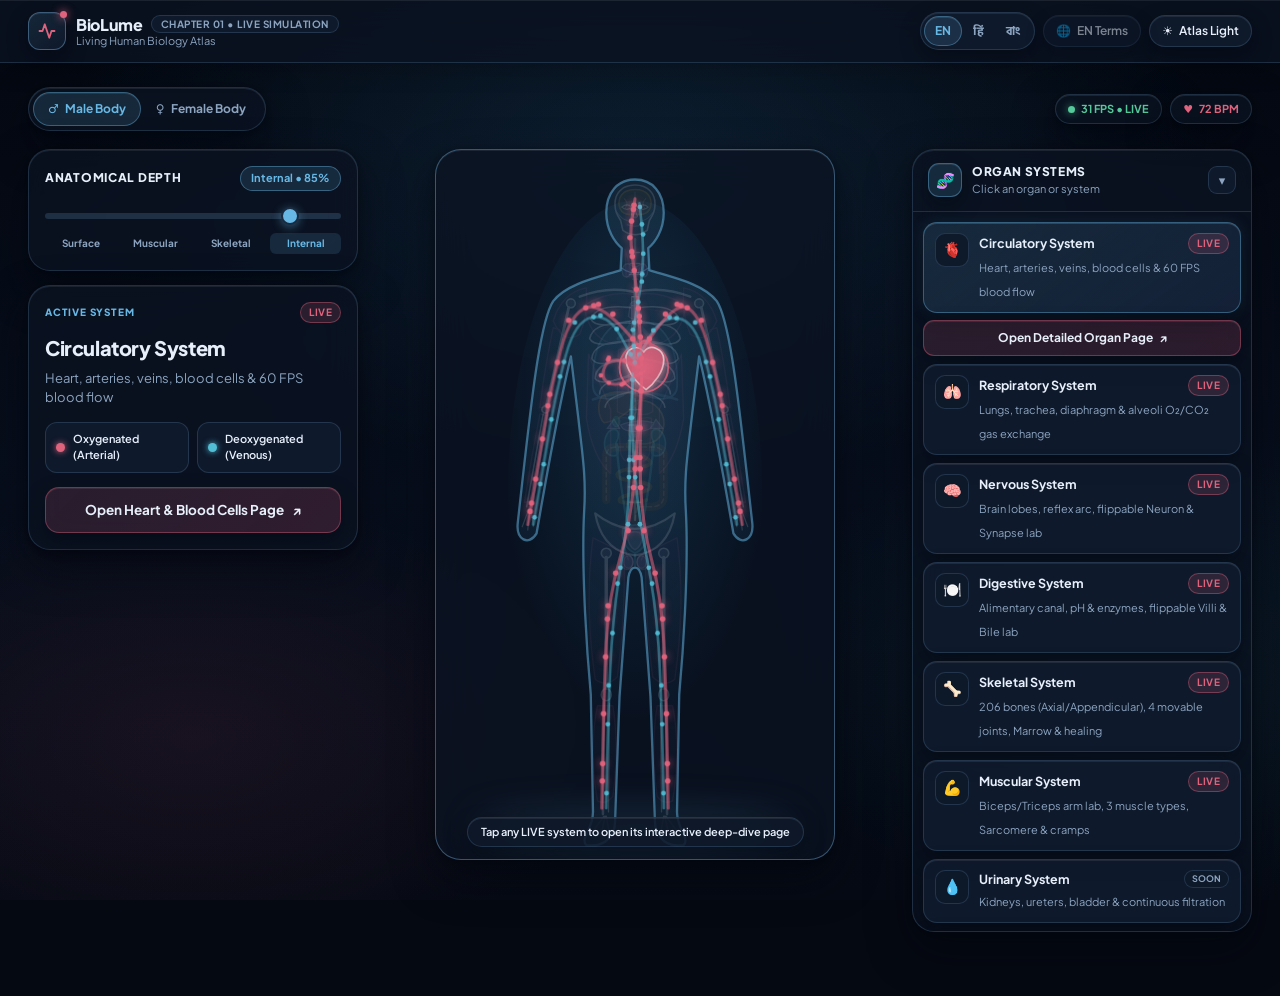
<file: index.html>
<!DOCTYPE html>
<html lang="en" data-theme="dark" data-lang="en">
<head>
  <meta charset="UTF-8" />
  <meta name="viewport" content="width=device-width, initial-scale=1.0" />
  <title>BioLume — Living Human Biology Atlas</title>
  <meta name="description" content="Interactive 60 FPS bioluminescent human biology atlas in English, Hindi, and Bengali." />
  <link rel="preconnect" href="https://fonts.googleapis.com" />
  <link rel="preconnect" href="https://fonts.gstatic.com" crossorigin />
  <link href="https://fonts.googleapis.com/css2?family=Hind+Siliguri:wght@400;500;600;700&family=Noto+Sans+Devanagari:wght@400;500;600;700&family=Plus+Jakarta+Sans:wght@400;500;600;700;800&display=swap" rel="stylesheet" />
  <link rel="stylesheet" href="style.css" />
</head>
<body class="lab-grid-bg">
  <!-- TOP NAVIGATION BAR -->
  <header class="navbar">
    <div class="nav-inner">
      <div class="nav-left">
        <a href="index.html" class="brand-btn">
          <span class="brand-icon" aria-hidden="true">
            <svg viewBox="0 0 24 24" width="18" height="18" fill="none" stroke="currentColor" stroke-width="2.4" stroke-linecap="round" stroke-linejoin="round">
              <polyline points="22 12 18 12 15 21 9 3 6 12 2 12"></polyline>
            </svg>
            <span class="brand-dot"></span>
          </span>
          <span class="brand-text">
            <span class="brand-row">
              <strong data-i18n="brand">BioLume</strong>
              <span class="chapter-badge" data-i18n="nav.chapterBadge">Chapter 01 • Live Simulation</span>
            </span>
            <span class="brand-tagline" data-i18n="tagline">Living Human Biology Atlas</span>
          </span>
        </a>
      </div>

      <div class="nav-right">
        <div class="lang-group" role="group" aria-label="Language Selector">
          <button class="lang-btn active" type="button" data-lang-btn="en">EN</button>
          <button class="lang-btn" type="button" data-lang-btn="hi">हिं</button>
          <button class="lang-btn" type="button" data-lang-btn="bn">বাং</button>
        </div>

        <button id="btn-bilingual" class="pill-btn" type="button" aria-pressed="true">
          <span aria-hidden="true">🌐</span>
          <span class="hide-xs" data-i18n="nav.bilingual">EN Terms</span>
        </button>

        <button id="btn-theme" class="pill-btn" type="button">
          <span id="theme-icon" aria-hidden="true">☀️</span>
          <span id="theme-label" class="hide-sm">Atlas Light</span>
        </button>
      </div>
    </div>
  </header>

  <!-- RESPONSIVE MULTI-DEVICE WORKSPACE (Mobile / Tablet / Laptop / Desktop) -->
  <main class="atlas-workspace">
    <div class="stage-top-bar">
      <div class="sex-toggle glass-panel" role="group" aria-label="Body Switch">
        <button id="btn-male" class="sex-btn active-male" type="button" aria-pressed="true">
          <span aria-hidden="true">♂</span>
          <span data-i18n="stage.male">Male Body</span>
        </button>
        <button id="btn-female" class="sex-btn" type="button" aria-pressed="false">
          <span aria-hidden="true">♀</span>
          <span data-i18n="stage.female">Female Body</span>
        </button>
      </div>

      <div class="telemetry-badges">
        <span class="badge-pill glass-panel fps-badge">
          <span class="live-dot"></span>
          <span id="fps-readout">60 FPS • LIVE</span>
        </span>
        <span class="badge-pill glass-panel bpm-badge">
          <span aria-hidden="true">♥</span>
          <span id="stage-bpm-readout">72 BPM</span>
        </span>
      </div>
    </div>

    <div class="workspace-grid">
      <!-- AREA 1: FULL HUMAN BODY DIAGRAM + 60 FPS LIVE PHYSIOLOGY CANVAS -->
      <section class="col-body" aria-label="Interactive Human Body">
        <div id="body-stage-box" class="body-stage glass-panel">
          <div class="pedestal-glow" aria-hidden="true"></div>

          <svg id="body-svg" viewBox="0 0 360 640" class="body-svg" role="img" aria-label="Interactive Full Human Body Anatomy">
            <defs>
              <linearGradient id="bodySkinGrad" x1="0" y1="0" x2="0" y2="1">
                <stop id="skin-stop-1" offset="0%" stop-color="#68b8e6" stop-opacity="0.28" />
                <stop id="skin-stop-2" offset="100%" stop-color="#2b7eb3" stop-opacity="0.12" />
              </linearGradient>

              <radialGradient id="bodyInnerGlow" cx="50%" cy="34%" r="55%">
                <stop offset="0%" stop-color="#68b8e6" stop-opacity="0.15" />
                <stop offset="100%" stop-color="#0ea5e9" stop-opacity="0" />
              </radialGradient>

              <filter id="organGlow" x="-35%" y="-35%" width="170%" height="170%">
                <feGaussianBlur stdDeviation="3.2" result="blur" />
                <feMerge>
                  <feMergeNode in="blur" />
                  <feMergeNode in="SourceGraphic" />
                </feMerge>
              </filter>
            </defs>

            <!-- Subtle Anatomical Backing Aura -->
            <ellipse cx="180" cy="310" rx="115" ry="265" fill="url(#bodyInnerGlow)" />

            <!-- Always-Visible Full Human Body Silhouette (Male default, swaps to Female via body.js) -->
            <path
              id="body-outline"
              d="M 180 26 C 196 26 206 38 206 56 C 206 72 198 83 192 88 L 193 108 C 212 114 242 120 254 136 C 266 154 274 226 286 336 C 288 352 276 358 269 346 C 258 282 248 228 238 186 L 231 244 C 228 272 224 294 226 326 C 228 362 226 426 220 492 L 218 598 C 218 614 230 622 224 628 C 212 630 198 624 198 606 L 194 494 L 186 386 C 184 374 176 374 174 386 L 166 494 L 162 606 C 162 624 148 630 136 628 C 130 622 142 614 142 598 L 140 492 C 134 426 132 362 134 326 C 136 294 132 272 129 244 L 122 186 C 112 228 102 282 91 346 C 84 358 72 352 74 336 C 86 226 94 154 106 136 C 118 120 148 114 167 108 L 168 88 C 162 83 154 72 154 56 C 154 38 164 26 180 26 Z"
              fill="url(#bodySkinGrad)"
              stroke="#68b8e6"
              stroke-width="2.1"
              stroke-linejoin="round"
            />

            <!-- Subtle Surface Midline -->
            <g id="layer-contours" stroke="#7dd3fc" stroke-opacity="0.22" stroke-width="1" fill="none" stroke-linecap="round">
              <path d="M 168 106 Q 180 115 192 106" />
              <line x1="180" y1="168" x2="180" y2="302" stroke-dasharray="3 5" stroke-opacity="0.16" />
            </g>

            <!-- CONNECTED ANATOMICAL MUSCULAR LAYER -->
            <g id="layer-muscular" stroke="#f472b6" stroke-width="1.2" fill="#f472b6" fill-opacity="0.15" opacity="0.16" stroke-linecap="round" stroke-linejoin="round">
              <path d="M 171 89 L 178 114 L 172 114 Z M 189 89 L 182 114 L 188 114 Z" />
              <path d="M 179 130 Q 156 126 134 140 Q 138 168 158 174 Q 174 176 179 166 Z" />
              <path d="M 181 130 Q 204 126 226 140 Q 222 168 202 174 Q 186 176 181 166 Z" />
              <path d="M 176 142 Q 158 144 142 150 M 176 154 Q 158 158 146 162 M 184 142 Q 202 144 218 150 M 184 154 Q 202 158 214 162" fill="none" stroke-opacity="0.55" stroke-width="0.9" />
              <path d="M 165 180 Q 172 178 178 182 L 178 206 Q 170 208 164 204 Z M 195 180 Q 188 178 182 182 L 182 206 Q 190 208 196 204 Z" />
              <path d="M 164 210 Q 172 208 178 212 L 178 238 Q 170 240 164 236 Z M 196 210 Q 188 208 182 212 L 182 238 Q 190 240 196 236 Z" />
              <path d="M 165 242 Q 172 240 178 244 L 178 276 Q 172 286 167 274 Z M 195 242 Q 188 240 182 244 L 182 276 Q 188 286 193 274 Z" />
              <path d="M 138 184 Q 148 210 158 234 L 158 292 Q 142 278 136 242 Z" />
              <path d="M 222 184 Q 212 210 202 234 L 202 292 Q 218 278 224 242 Z" />
              <g id="musc-arms-male">
                <path d="M 136 124 Q 114 128 106 154 Q 116 176 130 166 Q 138 148 136 124 Z" />
                <path d="M 106 160 Q 98 198 94 232 Q 108 236 114 202 Q 118 178 112 162 Z" />
                <path d="M 94 238 Q 86 278 80 318 Q 88 320 96 284 Q 102 258 102 240 Z" />
                <path d="M 224 124 Q 246 128 254 154 Q 244 176 230 166 Q 222 148 224 124 Z" />
                <path d="M 254 160 Q 262 198 266 232 Q 252 236 246 202 Q 242 178 248 162 Z" />
                <path d="M 266 238 Q 274 278 280 318 Q 272 320 264 284 Q 258 258 258 240 Z" />
              </g>
              <g id="musc-arms-female" class="hidden">
                <path d="M 140 128 Q 120 132 114 156 Q 122 174 134 166 Q 140 148 140 128 Z" />
                <path d="M 114 162 Q 106 198 102 230 Q 112 234 118 202 Q 122 180 118 164 Z" />
                <path d="M 102 236 Q 94 276 88 316 Q 94 318 102 282 Q 108 256 108 238 Z" />
                <path d="M 220 128 Q 240 132 246 156 Q 238 174 226 166 Q 220 148 220 128 Z" />
                <path d="M 246 162 Q 254 198 258 230 Q 248 234 242 202 Q 238 180 242 164 Z" />
                <path d="M 258 236 Q 266 276 272 316 Q 266 318 258 282 Q 252 256 252 238 Z" />
              </g>
              <path d="M 142 350 Q 134 410 144 478 Q 154 486 164 476 Q 172 414 170 364 Z" />
              <path d="M 218 350 Q 226 410 216 478 Q 206 486 196 476 Q 188 414 190 364 Z" />
              <path d="M 154 374 L 154 466 M 206 374 L 206 466" fill="none" stroke-opacity="0.55" stroke-width="0.9" />
              <path d="M 146 502 Q 138 542 146 588 Q 154 592 160 584 Q 166 540 160 502 Z" />
              <path d="M 214 502 Q 222 542 214 588 Q 206 592 200 584 Q 194 540 200 502 Z" />
            </g>

            <!-- FULL ARTICULATED HUMAN SKELETAL LAYER (Medical-Atlas Skull) -->
            <g id="layer-skeletal" stroke="#cbd5e1" stroke-width="1.5" fill="none" stroke-linecap="round" stroke-linejoin="round" opacity="0.18">
              <!-- Anatomical Cranium, Cheekbones, Almond Orbits, Nasal Cavity & Tapered Mandible -->
              <path d="M 180 31 C 168 31 161 39 162 50 C 162 56 165 60 167 63 L 169 72 Q 180 80 191 72 L 193 63 C 195 60 198 56 198 50 C 199 39 192 31 180 31 Z" fill="#cbd5e1" fill-opacity="0.10" stroke-width="1.45" />
              <!-- Zygomatic Arch / Cheekbone Contour -->
              <path d="M 164 56 Q 168 62 173 63 M 196 56 Q 192 62 187 63" stroke-width="1.0" stroke-opacity="0.65" />
              <!-- Almond Eye Sockets (Orbits) -->
              <path d="M 168 51 Q 173 47 177 51 Q 173 55 168 51 Z" fill="#0f172a" fill-opacity="0.45" stroke="#cbd5e1" stroke-width="1.0" />
              <path d="M 183 51 Q 187 47 192 51 Q 187 55 183 51 Z" fill="#0f172a" fill-opacity="0.45" stroke="#cbd5e1" stroke-width="1.0" />
              <!-- Inverted-Teardrop Nasal Cavity -->
              <path d="M 180 54 L 178 60 Q 180 61.5 182 60 Z" fill="#0f172a" fill-opacity="0.45" stroke="#cbd5e1" stroke-width="0.9" />
              <!-- Maxilla / Subtle Jawline Division -->
              <path d="M 173 67 Q 180 69.5 187 67" stroke-width="1.0" stroke-opacity="0.65" />

              <!-- Segmented Spine (Cervical, Thoracic, Lumbar) -->
              <line x1="180" y1="80" x2="180" y2="334" stroke-width="2.2" stroke-opacity="0.72" />
              <path d="M 176 92 L 184 92 M 176 102 L 184 102 M 175 112 L 185 112 M 175 234 L 185 234 M 174 248 L 186 248 M 174 262 L 186 262 M 174 276 L 186 276 M 174 290 L 186 290 M 174 304 L 186 304 M 175 318 L 185 318" stroke-width="1.4" />

              <!-- Clavicles & Sternum -->
              <path d="M 130 132 Q 156 122 180 128 Q 204 122 230 132" stroke-width="2.2" />
              <path d="M 177 132 L 183 132 L 182 204 L 178 204 Z" fill="#cbd5e1" fill-opacity="0.22" stroke-width="1.4" />

              <!-- Articulated Ribcage -->
              <path d="M 177 142 Q 146 138 140 152 Q 144 162 177 154 M 183 142 Q 214 138 220 152 Q 216 162 183 154" />
              <path d="M 177 156 Q 142 154 139 170 Q 144 180 177 170 M 183 156 Q 218 154 221 170 Q 216 180 183 170" />
              <path d="M 177 172 Q 142 172 141 188 Q 146 198 177 186 M 183 172 Q 218 172 219 188 Q 214 198 183 186" />
              <path d="M 177 188 Q 144 190 144 206 Q 150 214 177 202 M 183 188 Q 216 190 216 206 Q 210 214 183 202" />
              <path d="M 177 204 Q 148 208 148 220 M 183 204 Q 212 208 212 220" />
              <path d="M 177 218 Q 154 222 153 232 M 183 218 Q 206 222 207 232" />

              <!-- Pelvis -->
              <path id="pelvis-path" d="M 144 328 Q 180 356 216 328 Q 210 362 180 366 Q 150 362 144 328 Z" fill="#cbd5e1" fill-opacity="0.12" stroke-width="2" />

              <!-- Male Arm Bones -->
              <g id="skel-arms-male">
                <circle cx="122" cy="138" r="4" fill="#cbd5e1" fill-opacity="0.25" />
                <line x1="120" y1="142" x2="100" y2="230" stroke-width="2.6" />
                <circle cx="99" cy="234" r="3.2" fill="#cbd5e1" fill-opacity="0.25" />
                <line x1="97" y1="238" x2="82" y2="322" stroke-width="1.4" />
                <line x1="101" y1="238" x2="87" y2="322" stroke-width="1.4" />
                <path d="M 84 324 L 78 340 M 85 324 L 83 343 M 86 324 L 88 340" stroke-width="1.1" />

                <circle cx="238" cy="138" r="4" fill="#cbd5e1" fill-opacity="0.25" />
                <line x1="240" y1="142" x2="260" y2="230" stroke-width="2.6" />
                <circle cx="261" cy="234" r="3.2" fill="#cbd5e1" fill-opacity="0.25" />
                <line x1="263" y1="238" x2="278" y2="322" stroke-width="1.4" />
                <line x1="259" y1="238" x2="273" y2="322" stroke-width="1.4" />
                <path d="M 276 324 L 282 340 M 275 324 L 277 343 M 274 324 L 272 340" stroke-width="1.1" />
              </g>

              <!-- Female Arm Bones -->
              <g id="skel-arms-female" class="hidden">
                <circle cx="126" cy="142" r="3.6" fill="#cbd5e1" fill-opacity="0.25" />
                <line x1="125" y1="146" x2="107" y2="230" stroke-width="2.3" />
                <circle cx="106" cy="234" r="3" fill="#cbd5e1" fill-opacity="0.25" />
                <line x1="104" y1="238" x2="90" y2="320" stroke-width="1.3" />
                <line x1="108" y1="238" x2="94" y2="320" stroke-width="1.3" />
                <path d="M 92 322 L 86 337 M 92 322 L 91 340 M 93 322 L 96 337" stroke-width="1.0" />

                <circle cx="234" cy="142" r="3.6" fill="#cbd5e1" fill-opacity="0.25" />
                <line x1="235" y1="146" x2="253" y2="230" stroke-width="2.3" />
                <circle cx="254" cy="234" r="3" fill="#cbd5e1" fill-opacity="0.25" />
                <line x1="256" y1="238" x2="270" y2="320" stroke-width="1.3" />
                <line x1="252" y1="238" x2="266" y2="320" stroke-width="1.3" />
                <path d="M 268 322 L 274 337 M 268 322 L 269 340 M 267 322 L 264 337" stroke-width="1.0" />
              </g>

              <!-- Leg Bones -->
              <circle cx="154" cy="364" r="4.5" fill="#cbd5e1" fill-opacity="0.25" />
              <line x1="154" y1="368" x2="154" y2="486" stroke-width="3.2" />
              <ellipse cx="154" cy="492" rx="4.5" ry="5.5" fill="#cbd5e1" fill-opacity="0.3" />
              <line x1="152" y1="498" x2="151" y2="600" stroke-width="2.3" />
              <line x1="157" y1="500" x2="156" y2="598" stroke-width="1.2" />
              <path d="M 152 602 L 140 618 M 153 602 L 149 620 M 154 602 L 157 618" stroke-width="1.4" />

              <circle cx="206" cy="364" r="4.5" fill="#cbd5e1" fill-opacity="0.25" />
              <line x1="206" y1="368" x2="206" y2="486" stroke-width="3.2" />
              <ellipse cx="206" cy="492" rx="4.5" ry="5.5" fill="#cbd5e1" fill-opacity="0.3" />
              <line x1="208" y1="498" x2="209" y2="600" stroke-width="2.3" />
              <line x1="203" y1="500" x2="204" y2="598" stroke-width="1.2" />
              <path d="M 208 602 L 220 618 M 207 602 L 211 620 M 206 602 L 203 618" stroke-width="1.4" />
            </g>

            <!-- DETAILED CLICKABLE ORGAN SYSTEMS -->
            <g id="layer-organs">
              <!-- 1. Brain (Nervous System) -->
              <g id="org-brain" class="organ-clickable" data-organ="nervous" role="button" tabindex="0" aria-label="Nervous System — Brain">
                <path d="M 180 35 C 168 35 164 43 166 51 C 168 57 174 59 180 57 C 186 59 192 57 194 51 C 196 43 192 35 180 35 Z" fill="#fbbf24" fill-opacity="0.34" stroke="#fbbf24" stroke-width="1.5" />
                <path d="M 180 37 L 180 56 M 170 43 Q 175 47 171 52 M 190 43 Q 185 47 189 52" stroke="#fef3c7" stroke-width="0.95" stroke-opacity="0.8" fill="none" />
              </g>

              <!-- 2. Whole Respiratory System (Trachea, Bronchi, Lungs & Diaphragm -> Opens respiratory.html) -->
              <g id="org-lungs" class="organ-clickable" data-organ="respiratory" role="button" tabindex="0" aria-label="Open Respiratory System Page">
                <!-- Trachea & Cartilage Rings -->
                <path d="M 180 106 L 180 156 M 180 154 L 165 170 M 180 154 L 195 170" stroke="#7dd3fc" stroke-width="3.2" stroke-linecap="round" fill="none" />
                <path d="M 177.5 116 L 182.5 116 M 177.5 124 L 182.5 124 M 177.5 132 L 182.5 132 M 177.5 140 L 182.5 140" stroke="#e0f2fe" stroke-width="1.1" stroke-linecap="round" />
                <!-- Left & Right Lungs -->
                <path id="org-lung-l" d="M 175 154 C 154 154 140 178 142 214 C 143 226 161 228 174 218 Z" fill="#38bdf8" fill-opacity="0.32" stroke="#7dd3fc" stroke-width="1.6" />
                <path id="org-lung-r" d="M 185 154 C 206 154 220 178 218 214 C 217 226 199 228 186 218 Z" fill="#38bdf8" fill-opacity="0.32" stroke="#7dd3fc" stroke-width="1.6" />
                <!-- Diaphragm Dome -->
                <path id="org-diaphragm" d="M 142 225 Q 180 212 218 225" fill="none" stroke="#7dd3fc" stroke-width="2.4" stroke-linecap="round" stroke-opacity="0.85" />
              </g>

              <!-- 3. Complete Digestive System (Esophagus, Liver, Gallbladder, Stomach, Large & Small Intestine) -->
              <g id="org-digestive" class="organ-clickable" data-organ="digestive" role="button" tabindex="0" aria-label="Digestive System — Liver, Stomach & Intestines">
                <line x1="180" y1="112" x2="181" y2="226" stroke="#fdba74" stroke-width="2.4" stroke-opacity="0.6" stroke-linecap="round" />
                <path d="M 150 222 C 162 215 178 218 188 224 C 176 234 166 244 152 246 C 146 240 146 228 150 222 Z" fill="#ea580c" fill-opacity="0.44" stroke="#fb923c" stroke-width="1.4" />
                <ellipse cx="163" cy="245" rx="3.4" ry="4.6" fill="#34d399" fill-opacity="0.68" stroke="#6ee7b7" stroke-width="0.9" />
                <path id="org-stomach" d="M 181 226 C 198 224 210 238 205 254 C 200 267 182 269 175 258 C 172 252 177 244 181 236 Z" fill="#fb923c" fill-opacity="0.4" stroke="#fdba74" stroke-width="1.5" />
                <path d="M 154 316 L 154 276 Q 154 268 164 268 L 196 268 Q 206 268 206 276 L 206 312 Q 206 322 194 322 L 182 322 L 180 334" fill="none" stroke="#f97316" stroke-width="7.5" stroke-linecap="round" stroke-linejoin="round" stroke-opacity="0.48" />
                <path d="M 154 316 L 154 276 Q 154 268 164 268 L 196 268 Q 206 268 206 276 L 206 312 Q 206 322 194 322 L 182 322 L 180 334" fill="none" stroke="#fdba74" stroke-width="1.4" stroke-dasharray="4 3" stroke-linecap="round" />
                <path d="M 176 262 C 166 272 194 276 194 282 C 194 288 164 286 164 293 C 164 300 194 298 194 304 C 194 310 166 310 166 316 C 166 320 184 318 190 316" fill="none" stroke="#fbbf24" stroke-width="3.6" stroke-linecap="round" stroke-opacity="0.65" />
              </g>

              <!-- 4. Symmetrically Aligned Urinary System (Kidneys -> Ureters -> Bladder -> Urethra) -->
              <g id="org-urinary" class="organ-clickable" data-organ="urinary" role="button" tabindex="0" aria-label="Urinary System — Kidneys, Ureters & Bladder">
                <!-- Symmetrical Left & Right Bean-Shaped Kidneys on the Exact Same Line (y=252..276) -->
                <path id="org-kidney-l" d="M 161 252 C 151 252 148 276 161 276 C 166 276 166 269 163 264 C 166 259 166 252 161 252 Z" fill="#22d3ee" fill-opacity="0.45" stroke="#67e8f9" stroke-width="1.5" />
                <path id="org-kidney-r" d="M 199 252 C 209 252 212 276 199 276 C 194 276 194 269 197 264 C 194 259 194 252 199 252 Z" fill="#22d3ee" fill-opacity="0.45" stroke="#67e8f9" stroke-width="1.5" />
                <!-- Symmetrical Ureters -->
                <path d="M 163 265 Q 167 306 174 342" fill="none" stroke="#67e8f9" stroke-width="2.2" stroke-linecap="round" />
                <path d="M 197 265 Q 193 306 186 342" fill="none" stroke="#67e8f9" stroke-width="2.2" stroke-linecap="round" />
                <!-- Pelvic Urinary Bladder & Urethra -->
                <path id="org-bladder" d="M 169 342 Q 180 335 191 342 Q 193 358 180 364 Q 167 358 169 342 Z" fill="#22d3ee" fill-opacity="0.48" stroke="#67e8f9" stroke-width="1.6" />
                <line x1="180" y1="364" x2="180" y2="375" stroke="#67e8f9" stroke-width="2.2" stroke-linecap="round" />
              </g>

              <!-- 5. Anatomically Shaped Endocrine Glands -->
              <g id="org-endocrine" class="organ-clickable" data-organ="endocrine" role="button" tabindex="0" aria-label="Endocrine System — Hormone Glands">
                <!-- Pituitary (Brain Base) -->
                <circle cx="180" cy="56" r="3.4" fill="#c084fc" fill-opacity="0.75" stroke="#e9d5ff" stroke-width="1.1" />
                <!-- Butterfly-Shaped Thyroid (Neck) -->
                <path d="M 177 104 C 172 99 167 105 169 112 C 171 116 175 114 177 110 L 183 110 C 185 114 189 116 191 112 C 193 105 188 99 183 104 Q 180 106 177 104 Z" fill="#a78bfa" fill-opacity="0.58" stroke="#ddd6fe" stroke-width="1.2" />
                <!-- Thymus (Upper Chest) -->
                <path d="M 176 138 Q 180 134 184 138 L 186 150 Q 180 155 174 150 Z" fill="#a78bfa" fill-opacity="0.52" stroke="#ddd6fe" stroke-width="1.1" />
                <!-- Leaf-Shaped Pancreas -->
                <path d="M 167 248 Q 182 242 197 246 Q 196 254 180 254 Q 169 254 167 248 Z" fill="#c084fc" fill-opacity="0.55" stroke="#e9d5ff" stroke-width="1.1" />
                <!-- Triangular Adrenal Glands (Sitting symmetrically atop Kidneys) -->
                <path d="M 155 251 L 161 243 L 166 251 Z" fill="#a78bfa" fill-opacity="0.65" stroke="#ddd6fe" stroke-width="1.1" />
                <path d="M 194 251 L 199 243 L 205 251 Z" fill="#a78bfa" fill-opacity="0.65" stroke="#ddd6fe" stroke-width="1.1" />
                <!-- Endocrine Gonads (Auto-Swap for Male/Female) -->
                <g id="endo-gonads-male">
                  <ellipse cx="174" cy="372" rx="4.2" ry="5.5" fill="#a78bfa" fill-opacity="0.58" stroke="#ddd6fe" stroke-width="1.1" />
                  <ellipse cx="186" cy="372" rx="4.2" ry="5.5" fill="#a78bfa" fill-opacity="0.58" stroke="#ddd6fe" stroke-width="1.1" />
                </g>
                <g id="endo-gonads-female" class="hidden">
                  <ellipse cx="160" cy="336" rx="4.8" ry="3.4" fill="#c084fc" fill-opacity="0.62" stroke="#e9d5ff" stroke-width="1.1" />
                  <ellipse cx="200" cy="336" rx="4.8" ry="3.4" fill="#c084fc" fill-opacity="0.62" stroke="#e9d5ff" stroke-width="1.1" />
                </g>
              </g>

              <!-- 6. Clear Anatomical Reproductive System (Adapts Automatically for Male & Female) -->
              <g id="org-reproductive" class="organ-clickable" data-organ="reproductive" role="button" tabindex="0" aria-label="Reproductive System">
                <!-- Male Reproductive Anatomy -->
                <g id="repro-male">
                  <!-- Prostate & Seminal Base -->
                  <path d="M 173 347 Q 180 342 187 347 Q 186 358 180 361 Q 174 358 173 347 Z" fill="#d47ca8" fill-opacity="0.48" stroke="#f9a8d4" stroke-width="1.4" />
                  <!-- Vas Deferens Ducts -->
                  <path d="M 174 370 Q 167 352 175 347 M 186 370 Q 193 352 185 347" fill="none" stroke="#f9a8d4" stroke-width="1.4" stroke-linecap="round" />
                  <!-- Symmetrical Testes -->
                  <ellipse cx="173" cy="372" rx="5.2" ry="6.8" fill="#d47ca8" fill-opacity="0.55" stroke="#f9a8d4" stroke-width="1.4" />
                  <ellipse cx="187" cy="372" rx="5.2" ry="6.8" fill="#d47ca8" fill-opacity="0.55" stroke="#f9a8d4" stroke-width="1.4" />
                </g>

                <!-- Female Reproductive Anatomy -->
                <g id="repro-female" class="hidden">
                  <!-- Fallopian Tubes -->
                  <path d="M 174 335 Q 164 326 156 334 M 186 335 Q 196 326 204 334" fill="none" stroke="#f9a8d4" stroke-width="2.1" stroke-linecap="round" />
                  <!-- Pear-Shaped Uterus & Cervix -->
                  <path d="M 171 334 Q 180 328 189 334 L 185 352 L 183 364 L 177 364 L 175 352 Z" fill="#d47ca8" fill-opacity="0.52" stroke="#f9a8d4" stroke-width="1.5" stroke-linejoin="round" />
                  <!-- Left & Right Ovaries -->
                  <ellipse cx="158" cy="337" rx="5.4" ry="3.8" fill="#f472b6" fill-opacity="0.62" stroke="#fbcfe8" stroke-width="1.3" />
                  <ellipse cx="202" cy="337" rx="5.4" ry="3.8" fill="#f472b6" fill-opacity="0.62" stroke="#fbcfe8" stroke-width="1.3" />
                </g>
              </g>
            </g>

            <!-- 7. Flagship Clickable Heart (Circulatory System -> Opens circulatory.html) -->
            <g id="heart-hotspot" class="organ-clickable" data-organ="circulatory" role="button" tabindex="0" aria-label="Open Heart & Circulatory System Page" filter="url(#organGlow)">
              <circle id="heart-ring" cx="188" cy="196" r="22" fill="none" stroke="var(--arterial)" stroke-width="1.7" class="hotspot-ring" />
              <path d="M 184 180 C 184 170 194 170 195 178" fill="none" stroke="#e0637d" stroke-width="3" stroke-linecap="round" />
              <path id="heart-shape" d="M 188 182 C 182 174 170 179 172 191 C 174 202 184 212 190 216 C 197 211 206 200 206 189 C 206 179 194 174 188 182 Z" fill="var(--arterial)" fill-opacity="0.96" stroke="#ffe4e6" stroke-width="1.5" />
            </g>
          </svg>

          <!-- 60 FPS Real-Time Physiology Canvas (Aligned 1:1 with SVG) -->
          <canvas id="body-canvas" class="stage-canvas" aria-hidden="true"></canvas>

          <div class="stage-hint-wrap">
            <div id="stage-hint" class="stage-hint" data-i18n="stage.diveHint">Tap the Heart or Lungs to open their live deep-dive pages</div>
          </div>
        </div>
      </section>

      <!-- AREA 2: X-RAY DEPTH SLIDER + ACTIVE ORGAN DETAIL CARD -->
      <section class="col-inspector" aria-label="System Controls and Details">
        <div class="glass-panel control-card">
          <div class="control-head">
            <span class="control-title" data-i18n="stage.xrayLabel">Anatomical Depth</span>
            <span id="xray-badge" class="accent-pill">Internal • 85%</span>
          </div>
          <input id="xray-slider" class="lab-slider" type="range" min="0" max="100" value="85" />
          <div id="xray-labels" class="xray-steps"></div>
        </div>

        <div class="glass-panel control-card">
          <div class="control-head">
            <span class="micro-label" data-i18n="stage.activeSystem">Active System</span>
            <span id="active-live-tag" class="live-tag">LIVE</span>
          </div>
          <h1 id="active-sys-title" class="sys-title">Circulatory System</h1>
          <p id="active-sys-desc" class="sys-desc"></p>

          <div id="circulatory-actions">
            <div class="legend-grid">
              <div class="legend-item">
                <span class="dot arterial-dot"></span>
                <span data-i18n="stage.oxygenated">Oxygenated (Arterial)</span>
              </div>
              <div class="legend-item">
                <span class="dot venous-dot"></span>
                <span data-i18n="stage.deoxygenated">Deoxygenated (Venous)</span>
              </div>
            </div>
            <a href="circulatory.html" class="primary-cta">
              <span data-i18n="stage.openDeepDive">Open Heart &amp; Blood Cells Page</span>
              <span aria-hidden="true">↗</span>
            </a>
          </div>

          <div id="coming-soon-box" class="soon-box hidden">
            <div class="soon-title" data-i18n="stage.comingSoonTitle">Dedicated Organ Page Coming Next</div>
            <p class="soon-desc" data-i18n="stage.comingSoonDesc"></p>
            <a href="circulatory.html" class="secondary-cta">
              <span data-i18n="stage.switchCirculatory">Go to Circulatory System Page</span>
              <span aria-hidden="true">↗</span>
            </a>
          </div>
        </div>
      </section>

      <!-- AREA 3: ORGAN SYSTEMS DOCK -->
      <aside id="organ-dock" class="col-dock" aria-label="Organ Systems">
        <div class="glass-panel dock-card">
          <button id="btn-dock-toggle" class="dock-header" type="button" aria-expanded="true">
            <span class="dock-head-left">
              <span class="dock-icon" aria-hidden="true">🧬</span>
              <span class="dock-titles">
                <strong data-i18n="dock.title">Organ Systems</strong>
                <span id="dock-subtitle" data-i18n="dock.subtitle">Click an organ or system</span>
              </span>
            </span>
            <span id="dock-chevron" class="dock-chevron" aria-hidden="true">▾</span>
          </button>
          <div id="dock-list" class="dock-list atlas-scroll"></div>
        </div>
      </aside>
    </div>
  </main>

  <script src="lang.js"></script>
  <script src="body.js"></script>
</body>
</html>
</file>
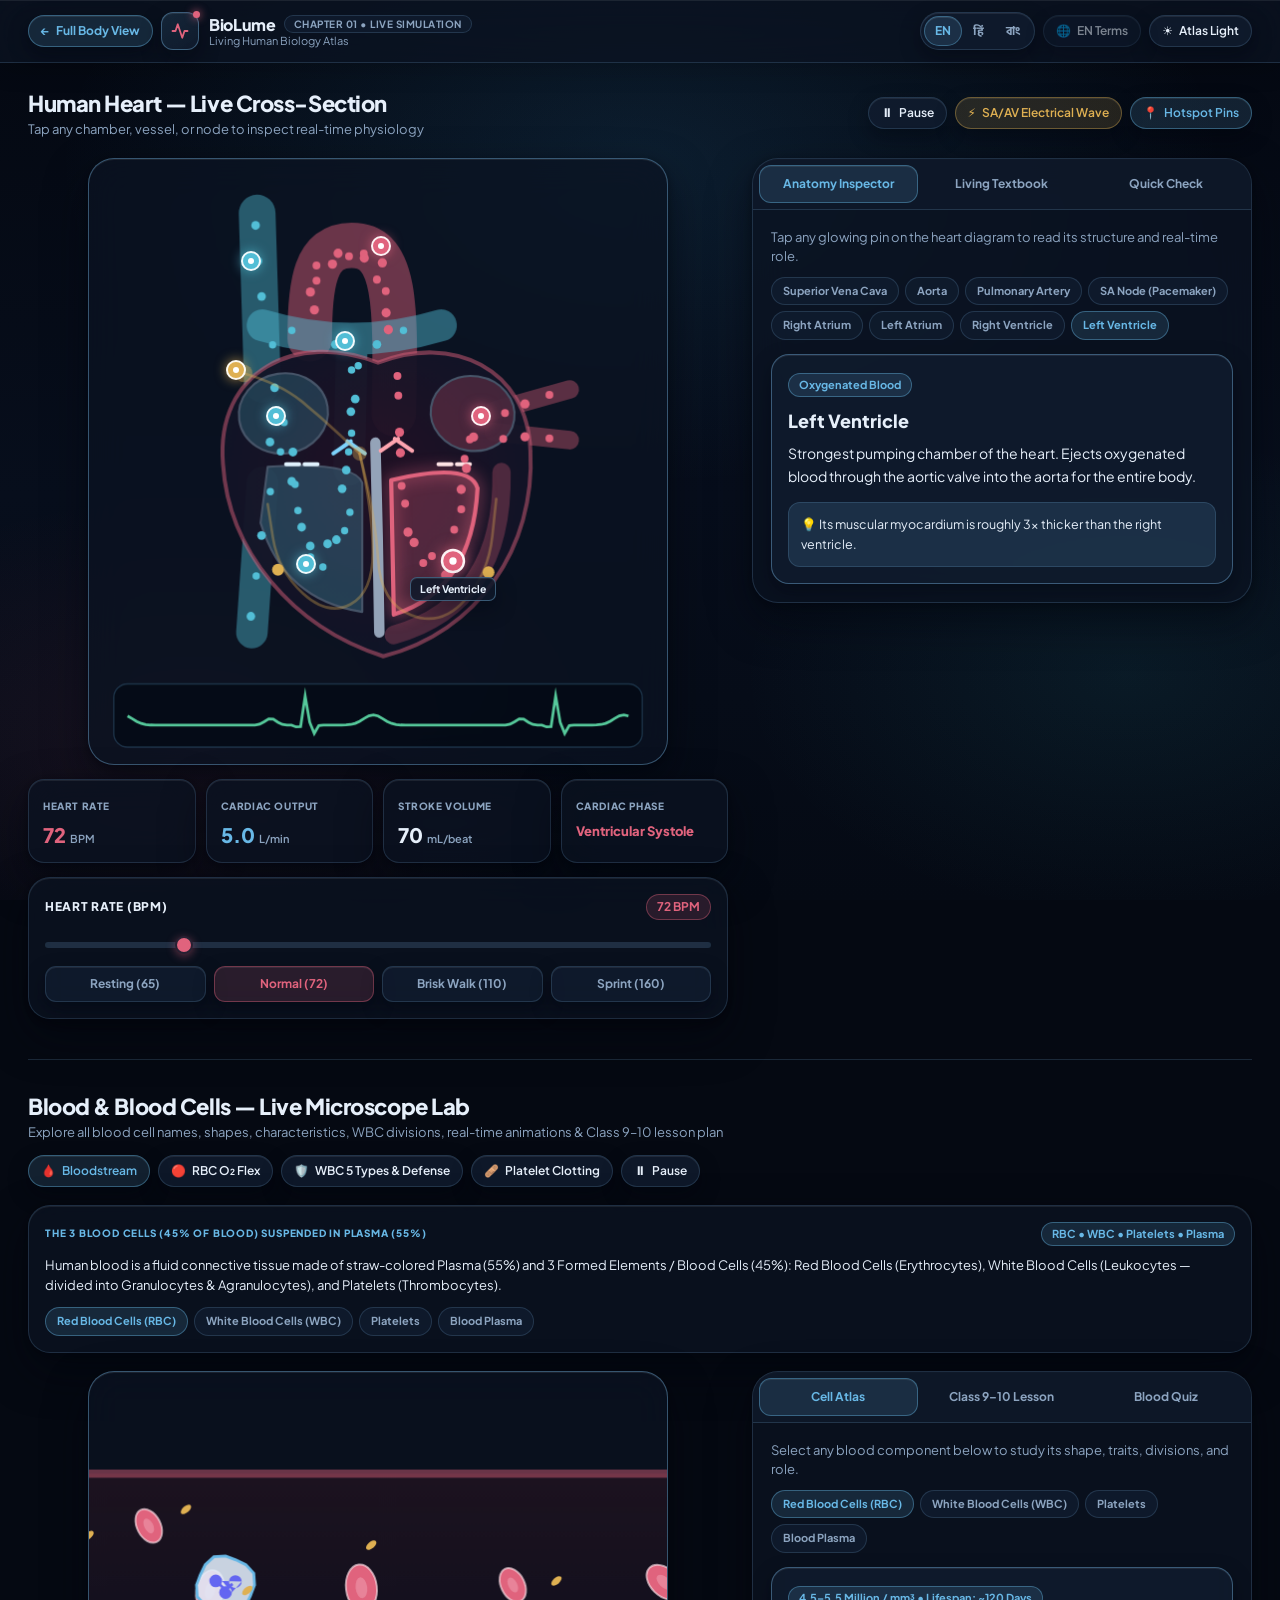
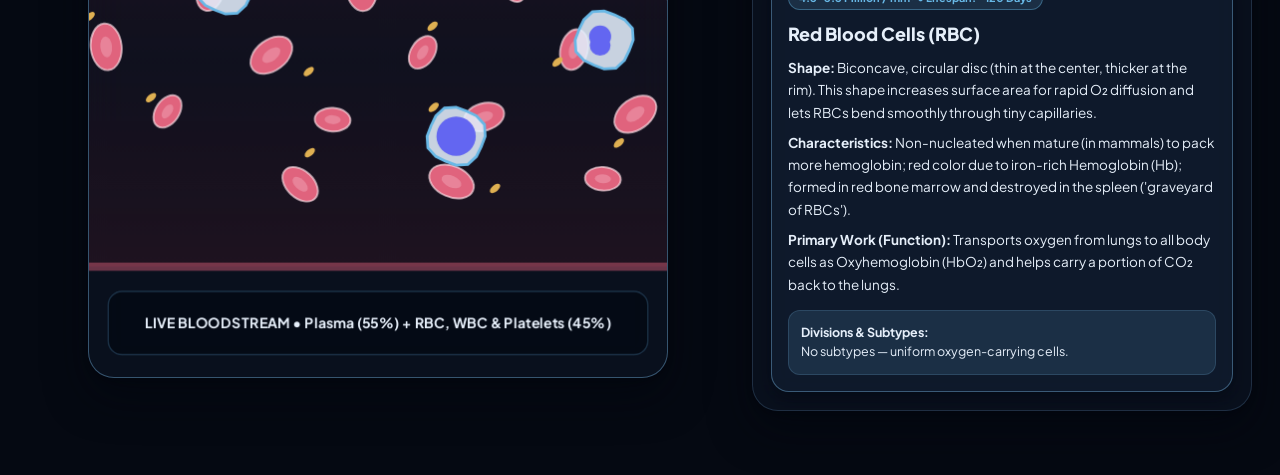
<file: circulatory.html>
<!DOCTYPE html>
<html lang="en" data-theme="dark" data-lang="en">
<head>
  <meta charset="UTF-8" />
  <meta name="viewport" content="width=device-width, initial-scale=1.0" />
  <title>Circulatory System, Heart &amp; Blood Cells — BioLume</title>
  <meta name="description" content="Interactive 4-chamber human heart diagram, 60 FPS blood circulation, ECG, and complete Blood Cells (RBC, WBC divisions, Platelets) microscope lab and lesson plan." />
  <link rel="preconnect" href="https://fonts.googleapis.com" />
  <link rel="preconnect" href="https://fonts.gstatic.com" crossorigin />
  <link href="https://fonts.googleapis.com/css2?family=Hind+Siliguri:wght@400;500;600;700&family=Noto+Sans+Devanagari:wght@400;500;600;700&family=Plus+Jakarta+Sans:wght@400;500;600;700;800&display=swap" rel="stylesheet" />
  <link rel="stylesheet" href="style.css" />
</head>
<body class="lab-grid-bg">
  <!-- TOP NAVIGATION BAR -->
  <header class="navbar">
    <div class="nav-inner">
      <div class="nav-left">
        <a href="index.html" class="btn-back">
          <span aria-hidden="true">←</span>
          <span data-i18n="nav.backToBody">Full Body View</span>
        </a>

        <a href="index.html" class="brand-btn">
          <span class="brand-icon" aria-hidden="true">
            <svg viewBox="0 0 24 24" width="18" height="18" fill="none" stroke="currentColor" stroke-width="2.4" stroke-linecap="round" stroke-linejoin="round">
              <polyline points="22 12 18 12 15 21 9 3 6 12 2 12"></polyline>
            </svg>
            <span class="brand-dot"></span>
          </span>
          <span class="brand-text">
            <span class="brand-row">
              <strong data-i18n="brand">BioLume</strong>
              <span class="chapter-badge" data-i18n="nav.chapterBadge">Chapter 01 • Live Simulation</span>
            </span>
            <span class="brand-tagline" data-i18n="tagline">Living Human Biology Atlas</span>
          </span>
        </a>
      </div>

      <div class="nav-right">
        <div class="lang-group" role="group" aria-label="Language Selector">
          <button class="lang-btn active" type="button" data-lang-btn="en">EN</button>
          <button class="lang-btn" type="button" data-lang-btn="hi">हिं</button>
          <button class="lang-btn" type="button" data-lang-btn="bn">বাং</button>
        </div>

        <button id="btn-bilingual" class="pill-btn" type="button" aria-pressed="true">
          <span aria-hidden="true">🌐</span>
          <span class="hide-xs" data-i18n="nav.bilingual">EN Terms</span>
        </button>

        <button id="btn-theme" class="pill-btn" type="button">
          <span id="theme-icon" aria-hidden="true">☀️</span>
          <span id="theme-label" class="hide-sm">Atlas Light</span>
        </button>
      </div>
    </div>
  </header>

  <!-- SECTION 1: HEART CROSS-SECTION & PUMPING LAB -->
  <main class="heart-view">
    <div class="heart-header">
      <div>
        <h1 class="heart-title" data-i18n="heartLab.title">Human Heart — Live Cross-Section</h1>
        <p class="heart-subtitle" data-i18n="heartLab.subtitle">Tap any chamber, vessel, or node to inspect real-time physiology</p>
      </div>

      <div class="heart-toggles">
        <button id="btn-pause" class="pill-btn" type="button">⏸ <span id="pause-label">Pause</span></button>
        <button id="btn-electric" class="pill-btn active-electric" type="button" aria-pressed="true">
          <span>⚡</span>
          <span data-i18n="heartLab.toggles.electrical">SA/AV Electrical Wave</span>
        </button>
        <button id="btn-pins" class="pill-btn active-accent" type="button" aria-pressed="true">
          <span>📍</span>
          <span data-i18n="heartLab.toggles.labels">Hotspot Pins</span>
        </button>
      </div>
    </div>

    <div class="heart-grid">
      <!-- Left: 60 FPS Heart Cross-Section + Metrics + BPM Controls -->
      <div class="heart-left">
        <div id="heart-canvas-box" class="heart-stage glass-panel">
          <canvas id="heart-canvas" class="heart-canvas"></canvas>
          <div id="hotspot-pins-layer" class="pins-layer"></div>
        </div>

        <div class="metrics-grid">
          <div class="glass-panel metric-card">
            <span class="metric-label" data-i18n="heartLab.metrics.bpm">Heart Rate</span>
            <div class="metric-val arterial"><span id="metric-bpm">72</span> <small>BPM</small></div>
          </div>
          <div class="glass-panel metric-card">
            <span class="metric-label" data-i18n="heartLab.metrics.output">Cardiac Output</span>
            <div class="metric-val accent"><span id="metric-output">5.0</span> <small data-i18n="heartLab.metrics.litersMin">L/min</small></div>
          </div>
          <div class="glass-panel metric-card">
            <span class="metric-label" data-i18n="heartLab.metrics.stroke">Stroke Volume</span>
            <div class="metric-val"><span id="metric-stroke">70</span> <small data-i18n="heartLab.metrics.mlBeat">mL/beat</small></div>
          </div>
          <div class="glass-panel metric-card">
            <span class="metric-label" data-i18n="heartLab.metrics.phase">Cardiac Phase</span>
            <div id="metric-phase" class="metric-phase">Ventricular Diastole</div>
          </div>
        </div>

        <div class="glass-panel control-card">
          <div class="control-head">
            <span class="control-title" data-i18n="heartLab.bpmControl">Heart Rate (BPM)</span>
            <span id="bpm-pill" class="arterial-pill">72 BPM</span>
          </div>
          <input id="bpm-slider" class="lab-slider lab-slider-arterial" type="range" min="45" max="180" value="72" />
          <div class="preset-grid">
            <button class="preset-btn" type="button" data-bpm="65" data-i18n="heartLab.presets.rest">Resting (65)</button>
            <button class="preset-btn active" type="button" data-bpm="72" data-i18n="heartLab.presets.normal">Normal (72)</button>
            <button class="preset-btn" type="button" data-bpm="110" data-i18n="heartLab.presets.walk">Brisk Walk (110)</button>
            <button class="preset-btn" type="button" data-bpm="160" data-i18n="heartLab.presets.sprint">Sprint (160)</button>
          </div>
        </div>
      </div>

      <!-- Right: Heart Anatomy Inspector / Living Textbook / Quick Check -->
      <div id="heart-reader-panel" class="glass-panel reader-panel">
        <div class="reader-tabs" role="tablist">
          <button class="tab-btn active" type="button" data-tab="inspect" data-i18n="heartLab.tabs.inspect">Anatomy Inspector</button>
          <button class="tab-btn" type="button" data-tab="chapter" data-i18n="heartLab.tabs.chapter">Living Textbook</button>
          <button class="tab-btn" type="button" data-tab="quiz" data-i18n="heartLab.tabs.quiz">Quick Check</button>
        </div>
        <div id="reader-body" class="reader-body atlas-scroll"></div>
      </div>
    </div>

    <!-- ================================================================== -->
    <!-- SECTION 2: BLOOD & BLOOD CELLS LAB (DIRECTLY BELOW HEART SECTION) -->
    <!-- ================================================================== -->
    <section id="blood-cells-section" style="margin-top:40px;padding-top:30px;border-top:1px solid var(--border);" aria-label="Blood and Blood Cells Lab">
      <div class="heart-header">
        <div>
          <h2 id="blood-title" class="heart-title" data-i18n="bloodLab.title">Blood &amp; Blood Cells — Live Microscope Lab</h2>
          <p id="blood-subtitle" class="heart-subtitle" data-i18n="bloodLab.subtitle">Explore all blood cell names, shapes, characteristics, WBC divisions, real-time animations &amp; Class 9–10 lesson plan</p>
        </div>

        <div class="heart-toggles">
          <button id="btn-blood-stream" class="pill-btn active-accent" type="button" data-blood-mode="stream" aria-pressed="true">🩸 <span data-i18n="bloodLab.modes.stream">Bloodstream</span></button>
          <button id="btn-blood-rbc" class="pill-btn" type="button" data-blood-mode="rbc" aria-pressed="false">🔴 <span data-i18n="bloodLab.modes.rbc">RBC O₂ Flex</span></button>
          <button id="btn-blood-wbc" class="pill-btn" type="button" data-blood-mode="wbc" aria-pressed="false">🛡️ <span data-i18n="bloodLab.modes.wbc">WBC 5 Types &amp; Defense</span></button>
          <button id="btn-blood-platelet" class="pill-btn" type="button" data-blood-mode="platelet" aria-pressed="false">🩹 <span data-i18n="bloodLab.modes.platelet">Platelet Clotting</span></button>
          <button id="btn-blood-pause" class="pill-btn" type="button">⏸ <span>Pause</span></button>
        </div>
      </div>

      <!-- Blood Cell Names & Composition Banner (At the Start of Blood Cells Block) -->
      <div class="glass-panel control-card" style="margin-bottom:18px;">
        <div class="control-head">
          <span class="micro-label" data-i18n="bloodLab.introTitle">The 3 Blood Cells (45% of Blood) Suspended in Plasma (55%)</span>
          <span class="accent-pill">RBC • WBC • Platelets • Plasma</span>
        </div>
        <p id="blood-intro-summary" class="sys-desc" style="margin-top:2px;color:var(--text);" data-i18n="bloodLab.introSummary"></p>
        <div id="blood-name-chips" class="part-pills" style="margin:12px 0 0;"></div>
      </div>

      <div class="heart-grid">
        <!-- Left: 60 FPS Blood Cells Microscope Animation Canvas -->
        <div class="heart-left">
          <div id="blood-canvas-box" class="heart-stage glass-panel">
            <canvas id="blood-canvas" class="heart-canvas" aria-label="Live 60 FPS Blood Cells Animation"></canvas>
          </div>
        </div>

        <!-- Right: Blood Cell Atlas (Shape, Characteristics, Work, Divisions) / Class 9-10 Lesson / Quiz -->
        <div id="blood-reader-panel" class="glass-panel reader-panel">
          <div class="reader-tabs" role="tablist">
            <button class="tab-btn active" type="button" data-blood-tab="inspect" data-i18n="bloodLab.tabs.inspect">Cell Atlas</button>
            <button class="tab-btn" type="button" data-blood-tab="lesson" data-i18n="bloodLab.tabs.lesson">Class 9–10 Lesson</button>
            <button class="tab-btn" type="button" data-blood-tab="quiz" data-i18n="bloodLab.tabs.quiz">Blood Quiz</button>
          </div>
          <div id="blood-reader-body" class="reader-body atlas-scroll"></div>
        </div>
      </div>
    </section>
  </main>

  <script src="lang.js"></script>
  <script src="heart.js"></script>
</body>
</html>
</file>
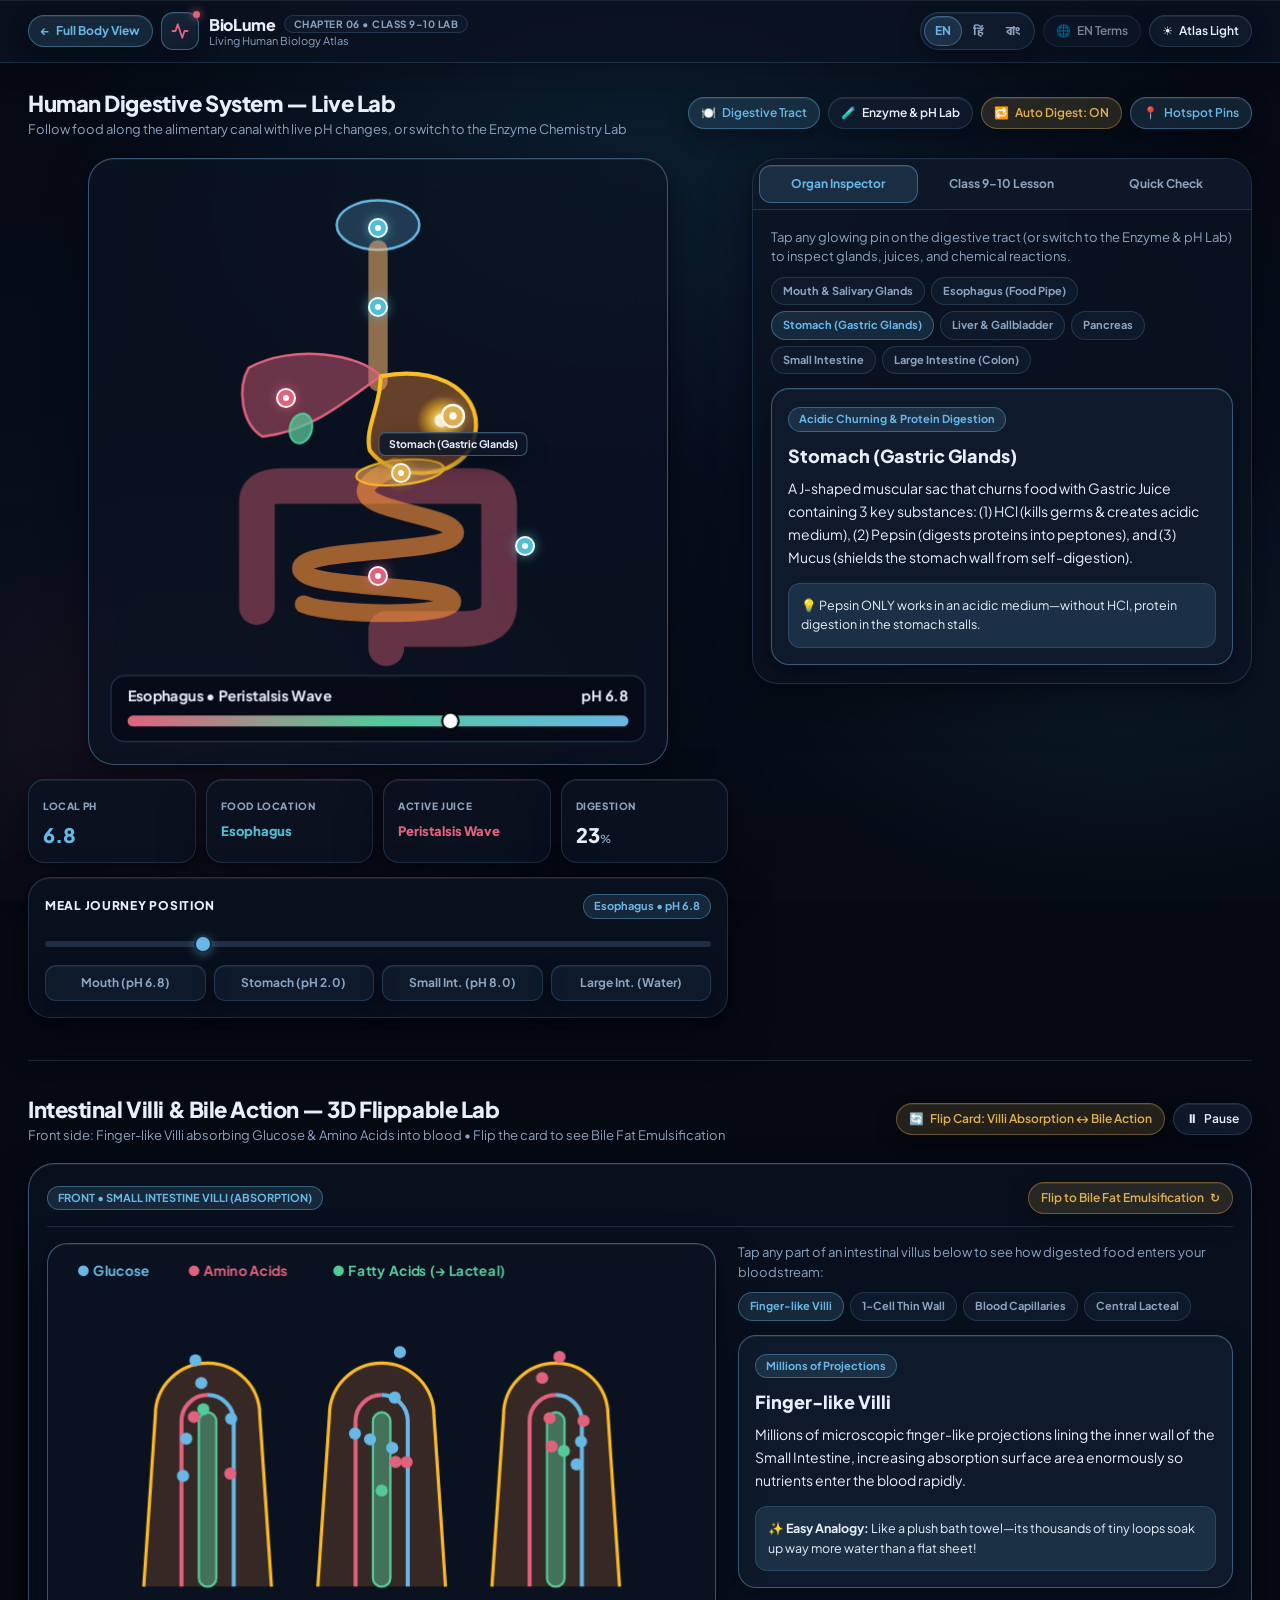
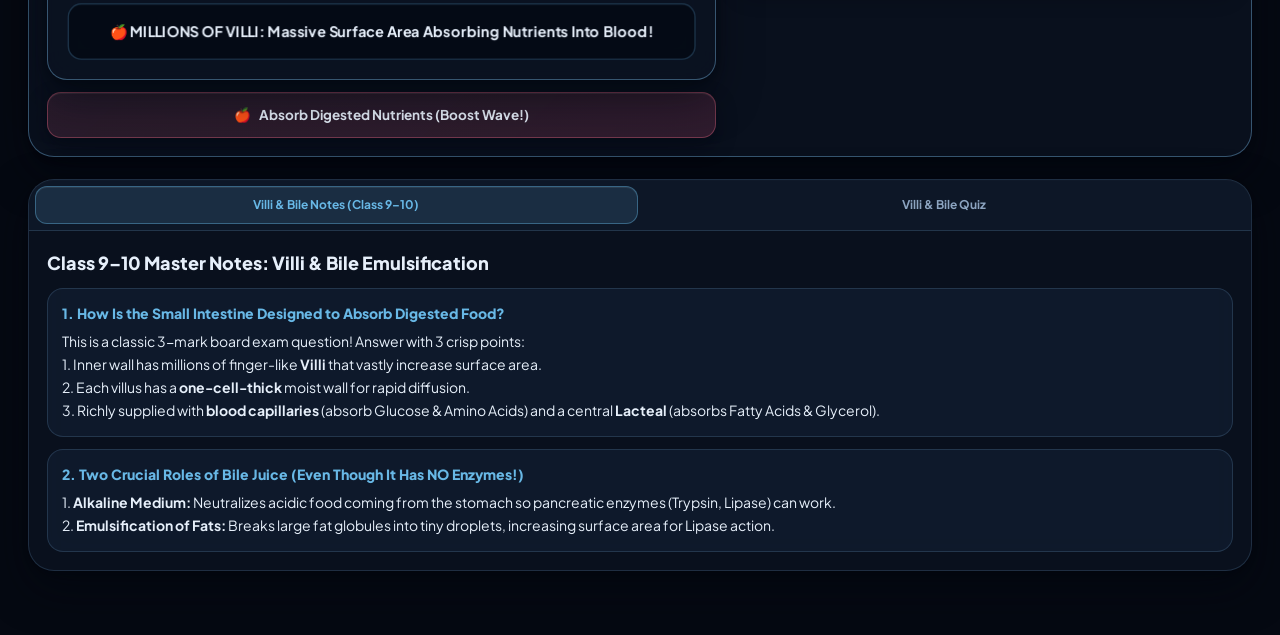
<file: digestive.html>
<!DOCTYPE html>
<html lang="en" data-theme="dark" data-lang="en">
<head>
  <meta charset="UTF-8" />
  <meta name="viewport" content="width=device-width, initial-scale=1.0" />
  <title>Digestive System, Enzymes, Villi &amp; Bile — BioLume</title>
  <meta name="description" content="Class 9-10 interactive human digestive system: live alimentary canal peristalsis, enzyme & pH chemistry lab, 3D flippable Intestinal Villi and Bile Emulsification lab, and trilingual lesson plan." />
  <link rel="preconnect" href="https://fonts.googleapis.com" />
  <link rel="preconnect" href="https://fonts.gstatic.com" crossorigin />
  <link href="https://fonts.googleapis.com/css2?family=Hind+Siliguri:wght@400;500;600;700&family=Noto+Sans+Devanagari:wght@400;500;600;700&family=Plus+Jakarta+Sans:wght@400;500;600;700;800&display=swap" rel="stylesheet" />
  <link rel="stylesheet" href="style.css" />
</head>
<body class="lab-grid-bg">
  <!-- TOP NAVIGATION BAR -->
  <header class="navbar">
    <div class="nav-inner">
      <div class="nav-left">
        <a href="index.html" class="btn-back">
          <span aria-hidden="true">←</span>
          <span data-i18n="nav.backToBody">Full Body View</span>
        </a>

        <a href="index.html" class="brand-btn">
          <span class="brand-icon" aria-hidden="true">
            <svg viewBox="0 0 24 24" width="18" height="18" fill="none" stroke="currentColor" stroke-width="2.4" stroke-linecap="round" stroke-linejoin="round">
              <polyline points="22 12 18 12 15 21 9 3 6 12 2 12"></polyline>
            </svg>
            <span class="brand-dot"></span>
          </span>
          <span class="brand-text">
            <span class="brand-row">
              <strong data-i18n="brand">BioLume</strong>
              <span id="dig-chapter-badge" class="chapter-badge">Chapter 06 • Class 9–10 Lab</span>
            </span>
            <span class="brand-tagline" data-i18n="tagline">Living Human Biology Atlas</span>
          </span>
        </a>
      </div>

      <div class="nav-right">
        <div class="lang-group" role="group" aria-label="Language Selector">
          <button class="lang-btn active" type="button" data-lang-btn="en">EN</button>
          <button class="lang-btn" type="button" data-lang-btn="hi">हिं</button>
          <button class="lang-btn" type="button" data-lang-btn="bn">বাং</button>
        </div>

        <button id="btn-bilingual" class="pill-btn" type="button" aria-pressed="true">
          <span aria-hidden="true">🌐</span>
          <span class="hide-xs" data-i18n="nav.bilingual">EN Terms</span>
        </button>

        <button id="btn-theme" class="pill-btn" type="button">
          <span id="theme-icon" aria-hidden="true">☀️</span>
          <span id="theme-label" class="hide-sm">Atlas Light</span>
        </button>
      </div>
    </div>
  </header>

  <!-- SECTION 1: ALIMENTARY CANAL & ENZYME CHEMISTRY LIVE LAB -->
  <main class="heart-view">
    <div class="heart-header">
      <div>
        <h1 id="dig-title" class="heart-title">Human Digestive System — Live Lab</h1>
        <p id="dig-subtitle" class="heart-subtitle">Follow food along the alimentary canal with live pH changes, or switch to the Enzyme Chemistry Lab</p>
      </div>

      <div class="heart-toggles">
        <button id="btn-view-tract" class="pill-btn active-accent" type="button" aria-pressed="true">
          <span aria-hidden="true">🍽️</span>
          <span id="lbl-view-tract">Digestive Tract</span>
        </button>
        <button id="btn-view-enzymes" class="pill-btn" type="button" aria-pressed="false">
          <span aria-hidden="true">🧪</span>
          <span id="lbl-view-enzymes">Enzyme &amp; pH Lab</span>
        </button>
        <button id="btn-dig-auto" class="pill-btn active-electric" type="button" aria-pressed="true">
          <span aria-hidden="true">🔁</span>
          <span id="lbl-dig-auto">Auto Digest</span>
        </button>
        <button id="btn-dig-pins" class="pill-btn active-accent" type="button" aria-pressed="true">
          <span aria-hidden="true">📍</span>
          <span id="lbl-dig-pins">Hotspot Pins</span>
        </button>
      </div>
    </div>

    <div class="heart-grid">
      <!-- LEFT: 60 FPS Digestive Tract / Enzyme Stage + Telemetry + Meal Journey Slider -->
      <div class="heart-left">
        <div id="dig-canvas-box" class="heart-stage glass-panel">
          <canvas id="dig-canvas" class="heart-canvas" aria-label="Interactive Human Digestive System and Enzyme Simulation"></canvas>
          <div id="dig-pins-layer" class="pins-layer"></div>
        </div>

        <!-- Live Digestive Telemetry -->
        <div class="metrics-grid">
          <div class="glass-panel metric-card">
            <span id="lbl-m-ph" class="metric-label">Local pH</span>
            <div class="metric-val accent"><span id="metric-ph">6.8</span></div>
          </div>
          <div class="glass-panel metric-card">
            <span id="lbl-m-organ" class="metric-label">Food Location</span>
            <div id="metric-dig-organ" class="metric-phase">Mouth</div>
          </div>
          <div class="glass-panel metric-card">
            <span id="lbl-m-enzyme" class="metric-label">Active Juice</span>
            <div id="metric-dig-enzyme" class="metric-phase systole">Salivary Amylase</div>
          </div>
          <div class="glass-panel metric-card">
            <span id="lbl-m-prog" class="metric-label">Digestion</span>
            <div class="metric-val"><span id="metric-dig-prog">10</span><small>%</small></div>
          </div>
        </div>

        <!-- Meal Journey Position Slider -->
        <div class="glass-panel control-card">
          <div class="control-head">
            <span id="lbl-journey-control" class="control-title">Meal Journey Position</span>
            <span id="journey-pill" class="accent-pill">Mouth • pH 6.8</span>
          </div>
          <input id="journey-slider" class="lab-slider" type="range" min="0" max="100" value="10" aria-label="Meal Journey Position" />
          <div class="preset-grid">
            <button class="preset-btn active" type="button" data-journey="6" id="preset-mouth">Mouth (pH 6.8)</button>
            <button class="preset-btn" type="button" data-journey="36" id="preset-stomach">Stomach (pH 2.0)</button>
            <button class="preset-btn" type="button" data-journey="68" id="preset-small">Small Int. (pH 8.0)</button>
            <button class="preset-btn" type="button" data-journey="92" id="preset-large">Large Int. (Water)</button>
          </div>
        </div>
      </div>

      <!-- RIGHT: Organ & Enzyme Inspector / Class 9–10 Lesson Plan / Quick Check -->
      <div id="dig-reader-panel" class="glass-panel reader-panel">
        <div class="reader-tabs" role="tablist">
          <button id="tab-dig-inspect" class="tab-btn active" type="button" data-dig-tab="inspect">Organ Inspector</button>
          <button id="tab-dig-lesson" class="tab-btn" type="button" data-dig-tab="lesson">Class 9–10 Lesson</button>
          <button id="tab-dig-quiz" class="tab-btn" type="button" data-dig-tab="quiz">Quick Check</button>
        </div>
        <div id="dig-reader-body" class="reader-body atlas-scroll"></div>
      </div>
    </div>

    <!-- ================================================================== -->
    <!-- SECTION 2: 3D FLIPPABLE INTESTINAL VILLI <-> BILE EMULSIFICATION   -->
    <!-- ================================================================== -->
    <section id="villi-bile-section" style="margin-top:42px;padding-top:32px;border-top:1px solid var(--border);" aria-label="Flippable Intestinal Villi Absorption and Bile Emulsification Lab">
      <div class="heart-header">
        <div>
          <h2 id="villi-sec-title" class="heart-title">Intestinal Villi &amp; Bile Action — 3D Flippable Lab</h2>
          <p id="villi-sec-subtitle" class="heart-subtitle">Front side: Finger-like Villi absorbing Glucose &amp; Amino Acids into blood • Flip the card to see Bile Fat Emulsification</p>
        </div>

        <div class="heart-toggles">
          <button id="btn-dig-flip-main" class="pill-btn active-electric" type="button" aria-pressed="false">
            <span aria-hidden="true">🔄</span>
            <span id="lbl-dig-flip-main">Flip Card: Villi Absorption ↔ Bile Action</span>
          </button>
          <button id="btn-villi-pause" class="pill-btn" type="button">⏸ <span>Pause</span></button>
        </div>
      </div>

      <!-- 3D FLIPPABLE CARD SCENE -->
      <div class="flip-scene">
        <div id="dig-flip-card" class="flip-card">
          <!-- FRONT FACE: INTESTINAL VILLI NUTRIENT ABSORPTION -->
          <div class="flip-face flip-front glass-panel">
            <div class="flip-face-bar">
              <span id="lbl-villi-front-badge" class="accent-pill">FRONT • SMALL INTESTINE VILLI (ABSORPTION)</span>
              <button id="btn-flip-to-bile" class="pill-btn active-electric" type="button">
                <span id="lbl-flip-to-bile">Flip to Bile Fat Emulsification</span>
                <span aria-hidden="true">↻</span>
              </button>
            </div>

            <div class="flip-inner-grid">
              <!-- Left: Live 60 FPS Villi Absorption Canvas + Trigger -->
              <div class="flip-canvas-col">
                <div id="villi-canvas-box" class="flip-stage glass-panel">
                  <canvas id="villi-canvas" class="heart-canvas" aria-label="Live 60 FPS Intestinal Villi Nutrient Absorption Animation"></canvas>
                </div>
                <button id="btn-absorb-nutrients" class="primary-cta" type="button" style="margin-top:12px;">
                  <span aria-hidden="true">🍎</span>
                  <span id="lbl-absorb-nutrients">Absorb Digested Nutrients (Boost Wave!)</span>
                </button>
              </div>

              <!-- Right: Interactive Villi Parts Selector -->
              <div class="flip-info-col">
                <p id="lbl-villi-prompt" class="heart-subtitle">Tap any part of an intestinal villus below to see how digested food enters your bloodstream:</p>
                <div id="villi-parts-chips" class="part-pills"></div>
                <div id="villi-part-detail" class="detail-box"></div>
              </div>
            </div>
          </div>

          <!-- BACK FACE: BILE FAT EMULSIFICATION MECHANISM -->
          <div class="flip-face flip-back glass-panel">
            <div class="flip-face-bar">
              <span id="lbl-villi-back-badge" class="arterial-pill">BACK • LIVER BILE &amp; FAT EMULSIFICATION</span>
              <button id="btn-flip-to-villi" class="pill-btn active-accent" type="button">
                <span aria-hidden="true">↺</span>
                <span id="lbl-flip-to-villi">Flip Back to Intestinal Villi</span>
              </button>
            </div>

            <div class="flip-inner-grid">
              <!-- Left: Live 60 FPS Bile Emulsification Canvas + Trigger -->
              <div class="flip-canvas-col">
                <div id="bile-canvas-box" class="flip-stage glass-panel">
                  <canvas id="bile-canvas" class="heart-canvas" aria-label="Live 60 FPS Bile Fat Emulsification and Lipase Digestion Animation"></canvas>
                </div>
                <button id="btn-release-bile" class="primary-cta" type="button" style="margin-top:12px;">
                  <span aria-hidden="true">🧪</span>
                  <span id="lbl-release-bile">Release Bile Salts (Emulsify Fat Globule!)</span>
                </button>
              </div>

              <!-- Right: 4-Step Bile & Lipase Breakdown -->
              <div class="flip-info-col">
                <p id="lbl-bile-prompt" class="heart-subtitle">See why Bile has NO enzymes, yet fats cannot be digested efficiently without it:</p>
                <div id="bile-steps-chips" class="part-pills"></div>
                <div id="bile-step-detail" class="detail-box"></div>
              </div>
            </div>
          </div>
        </div>
      </div>

      <!-- VILLI & BILE CLASS 9–10 MASTER NOTES + QUIZ -->
      <div id="vb-reader-panel" class="glass-panel reader-panel" style="margin-top:22px;">
        <div class="reader-tabs" role="tablist" style="grid-template-columns: repeat(2, 1fr);">
          <button id="tab-vb-lesson" class="tab-btn active" type="button" data-vb-tab="lesson">Villi &amp; Bile Notes (Class 9–10)</button>
          <button id="tab-vb-quiz" class="tab-btn" type="button" data-vb-tab="quiz">Villi &amp; Bile Quiz</button>
        </div>
        <div id="vb-reader-body" class="reader-body atlas-scroll"></div>
      </div>
    </section>
  </main>

  <script src="lang.js"></script>
  <script src="digestive.js"></script>
</body>
</html>
</file>
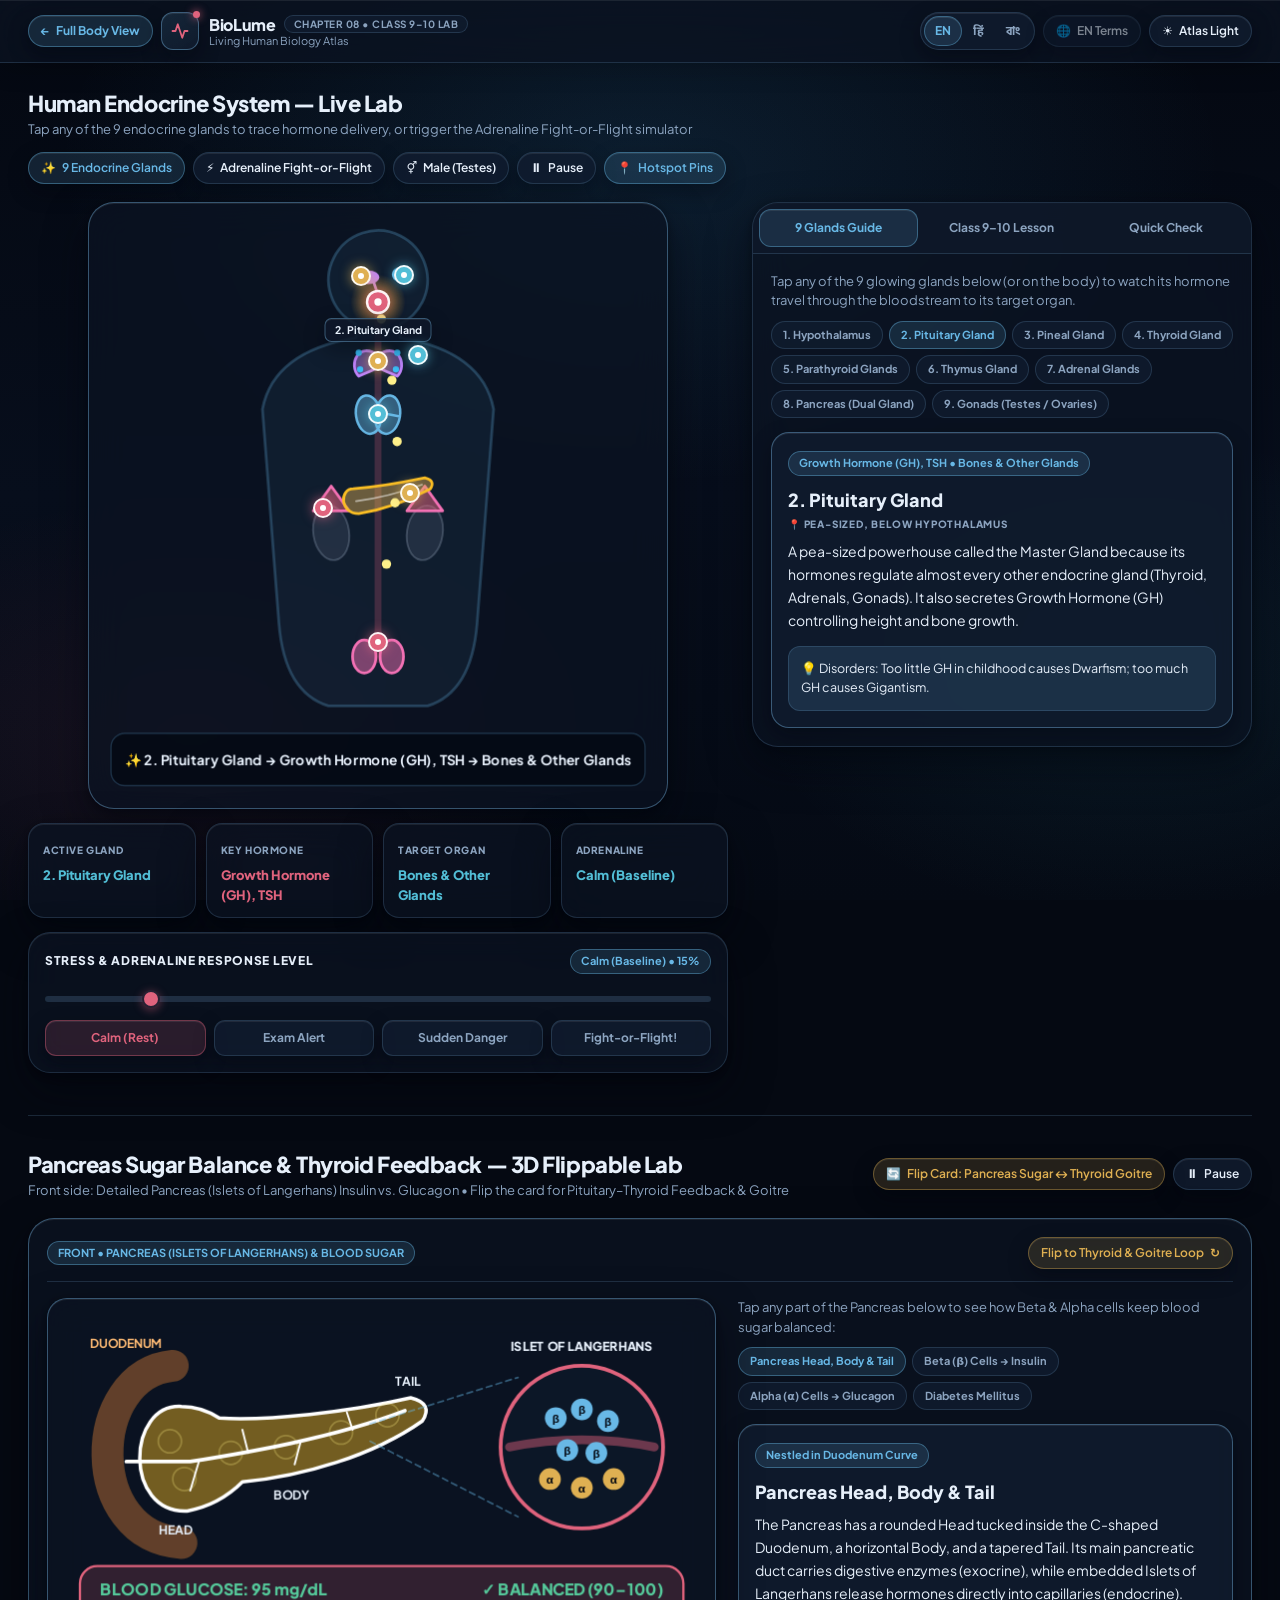
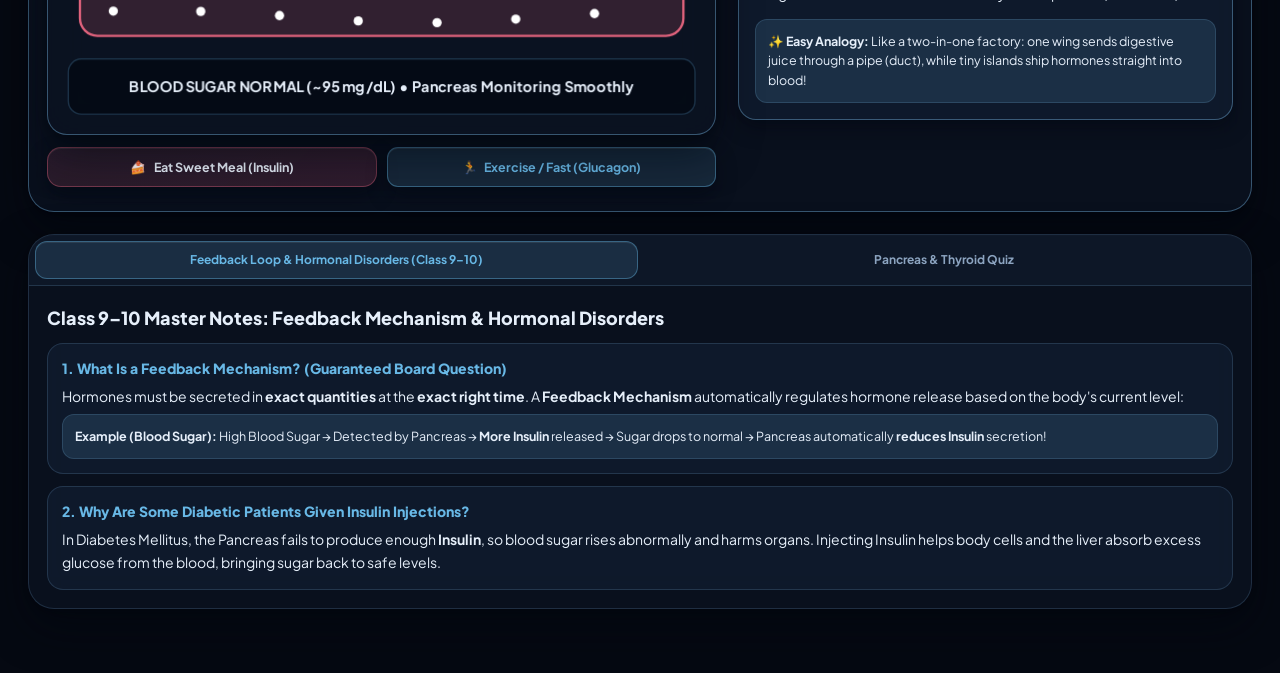
<file: endocrine.html>
<!DOCTYPE html>
<html lang="en" data-theme="dark" data-lang="en">
<head>
  <meta charset="UTF-8" />
  <meta name="viewport" content="width=device-width, initial-scale=1.0" />
  <title>Endocrine System, 9 Glands, Pancreas &amp; Thyroid Feedback — BioLume</title>
  <meta name="description" content="Class 9-10 interactive human endocrine system: all 9 endocrine glands with live hormone delivery, Adrenaline fight-or-flight simulator, 3D flippable Pancreas Insulin/Glucagon and Pituitary-Thyroid Goitre lab, and trilingual lesson plan." />
  <link rel="preconnect" href="https://fonts.googleapis.com" />
  <link rel="preconnect" href="https://fonts.gstatic.com" crossorigin />
  <link href="https://fonts.googleapis.com/css2?family=Hind+Siliguri:wght@400;500;600;700&family=Noto+Sans+Devanagari:wght@400;500;600;700&family=Plus+Jakarta+Sans:wght@400;500;600;700;800&display=swap" rel="stylesheet" />
  <link rel="stylesheet" href="style.css" />
</head>
<body class="lab-grid-bg">
  <!-- TOP NAVIGATION BAR -->
  <header class="navbar">
    <div class="nav-inner">
      <div class="nav-left">
        <a href="index.html" class="btn-back">
          <span aria-hidden="true">←</span>
          <span data-i18n="nav.backToBody">Full Body View</span>
        </a>

        <a href="index.html" class="brand-btn">
          <span class="brand-icon" aria-hidden="true">
            <svg viewBox="0 0 24 24" width="18" height="18" fill="none" stroke="currentColor" stroke-width="2.4" stroke-linecap="round" stroke-linejoin="round">
              <polyline points="22 12 18 12 15 21 9 3 6 12 2 12"></polyline>
            </svg>
            <span class="brand-dot"></span>
          </span>
          <span class="brand-text">
            <span class="brand-row">
              <strong data-i18n="brand">BioLume</strong>
              <span id="endo-chapter-badge" class="chapter-badge">Chapter 08 • Class 9–10 Lab</span>
            </span>
            <span class="brand-tagline" data-i18n="tagline">Living Human Biology Atlas</span>
          </span>
        </a>
      </div>

      <div class="nav-right">
        <div class="lang-group" role="group" aria-label="Language Selector">
          <button class="lang-btn active" type="button" data-lang-btn="en">EN</button>
          <button class="lang-btn" type="button" data-lang-btn="hi">हिं</button>
          <button class="lang-btn" type="button" data-lang-btn="bn">বাং</button>
        </div>

        <button id="btn-bilingual" class="pill-btn" type="button" aria-pressed="true">
          <span aria-hidden="true">🌐</span>
          <span class="hide-xs" data-i18n="nav.bilingual">EN Terms</span>
        </button>

        <button id="btn-theme" class="pill-btn" type="button">
          <span id="theme-icon" aria-hidden="true">☀️</span>
          <span id="theme-label" class="hide-sm">Atlas Light</span>
        </button>
      </div>
    </div>
  </header>

  <!-- SECTION 1: ALL 9 ENDOCRINE GLANDS & ADRENALINE FIGHT-OR-FLIGHT LAB -->
  <main class="heart-view">
    <div class="heart-header">
      <div>
        <h1 id="endo-title" class="heart-title">Human Endocrine System — Live Lab</h1>
        <p id="endo-subtitle" class="heart-subtitle">Tap any of the 9 endocrine glands to trace hormone delivery, or trigger the Adrenaline Fight-or-Flight simulator</p>
      </div>

      <div class="heart-toggles">
        <button id="btn-view-glands" class="pill-btn active-accent" type="button" aria-pressed="true">
          <span aria-hidden="true">✨</span>
          <span id="lbl-view-glands">9 Endocrine Glands</span>
        </button>
        <button id="btn-view-adrenaline" class="pill-btn" type="button" aria-pressed="false">
          <span aria-hidden="true">⚡</span>
          <span id="lbl-view-adrenaline">Adrenaline Fight-or-Flight</span>
        </button>
        <button id="btn-endo-sex" class="pill-btn" type="button">
          <span aria-hidden="true">⚥</span>
          <span id="lbl-endo-sex">Male (Testes)</span>
        </button>
        <button id="btn-endo-pause" class="pill-btn" type="button">⏸ <span>Pause</span></button>
        <button id="btn-endo-pins" class="pill-btn active-accent" type="button" aria-pressed="true">
          <span aria-hidden="true">📍</span>
          <span id="lbl-endo-pins">Hotspot Pins</span>
        </button>
      </div>
    </div>

    <div class="heart-grid">
      <!-- LEFT: 60 FPS 9-Gland Map / Fight-or-Flight Canvas + Telemetry + Stress Slider -->
      <div class="heart-left">
        <div id="endo-canvas-box" class="heart-stage glass-panel">
          <canvas id="endo-canvas" class="heart-canvas" aria-label="Interactive Human Endocrine Glands and Adrenaline Simulation"></canvas>
          <div id="endo-pins-layer" class="pins-layer"></div>
        </div>

        <!-- Live Endocrine Telemetry -->
        <div class="metrics-grid">
          <div class="glass-panel metric-card">
            <span id="lbl-m-gland" class="metric-label">Active Gland</span>
            <div id="metric-endo-gland" class="metric-phase">Pituitary</div>
          </div>
          <div class="glass-panel metric-card">
            <span id="lbl-m-hormone" class="metric-label">Key Hormone</span>
            <div id="metric-endo-hormone" class="metric-phase systole">Growth Hormone</div>
          </div>
          <div class="glass-panel metric-card">
            <span id="lbl-m-target" class="metric-label">Target Organ</span>
            <div id="metric-endo-target" class="metric-phase">Bones &amp; Glands</div>
          </div>
          <div class="glass-panel metric-card">
            <span id="lbl-m-stress" class="metric-label">Adrenaline</span>
            <div id="metric-endo-stress" class="metric-phase">Calm</div>
          </div>
        </div>

        <!-- Adrenaline / Stress Level Simulator Control -->
        <div class="glass-panel control-card">
          <div class="control-head">
            <span id="lbl-stress-control" class="control-title">Stress &amp; Adrenaline Response Level</span>
            <span id="stress-pill" class="accent-pill">Calm • Baseline</span>
          </div>
          <input id="stress-slider" class="lab-slider lab-slider-arterial" type="range" min="0" max="100" value="15" aria-label="Stress and Adrenaline Level" />
          <div class="preset-grid">
            <button class="preset-btn active" type="button" data-stress="10" id="preset-calm">Calm (Rest)</button>
            <button class="preset-btn" type="button" data-stress="45" id="preset-exam">Exam Alert</button>
            <button class="preset-btn" type="button" data-stress="78" id="preset-danger">Sudden Danger</button>
            <button class="preset-btn" type="button" data-stress="100" id="preset-flight">Fight-or-Flight!</button>
          </div>
        </div>
      </div>

      <!-- RIGHT: Gland Inspector / Class 9–10 Lesson Plan / Quick Check -->
      <div id="endo-reader-panel" class="glass-panel reader-panel">
        <div class="reader-tabs" role="tablist">
          <button id="tab-endo-inspect" class="tab-btn active" type="button" data-endo-tab="inspect">9 Glands Guide</button>
          <button id="tab-endo-lesson" class="tab-btn" type="button" data-endo-tab="lesson">Class 9–10 Lesson</button>
          <button id="tab-endo-quiz" class="tab-btn" type="button" data-endo-tab="quiz">Quick Check</button>
        </div>
        <div id="endo-reader-body" class="reader-body atlas-scroll"></div>
      </div>
    </div>

    <!-- ================================================================== -->
    <!-- SECTION 2: 3D FLIPPABLE PANCREAS <-> PITUITARY-THYROID FEEDBACK    -->
    <!-- ================================================================== -->
    <section id="feedback-lab-section" style="margin-top:42px;padding-top:32px;border-top:1px solid var(--border);" aria-label="Flippable Pancreas Blood Sugar and Thyroid Feedback Lab">
      <div class="heart-header">
        <div>
          <h2 id="fb-sec-title" class="heart-title">Pancreas Sugar Balance &amp; Thyroid Feedback — 3D Flippable Lab</h2>
          <p id="fb-sec-subtitle" class="heart-subtitle">Front side: Detailed Pancreas (Islets of Langerhans) Insulin vs. Glucagon • Flip the card for Pituitary–Thyroid Feedback &amp; Goitre</p>
        </div>

        <div class="heart-toggles">
          <button id="btn-endo-flip-main" class="pill-btn active-electric" type="button" aria-pressed="false">
            <span aria-hidden="true">🔄</span>
            <span id="lbl-endo-flip-main">Flip Card: Pancreas Sugar ↔ Thyroid Goitre</span>
          </button>
          <button id="btn-fb-pause" class="pill-btn" type="button">⏸ <span>Pause</span></button>
        </div>
      </div>

      <!-- 3D FLIPPABLE CARD SCENE -->
      <div class="flip-scene">
        <div id="endo-flip-card" class="flip-card">
          <!-- FRONT FACE: DETAILED PANCREAS (ISLETS OF LANGERHANS) & BLOOD SUGAR -->
          <div class="flip-face flip-front glass-panel">
            <div class="flip-face-bar">
              <span id="lbl-fb-front-badge" class="accent-pill">FRONT • PANCREAS (ISLETS OF LANGERHANS) &amp; BLOOD SUGAR</span>
              <button id="btn-flip-to-thyroid" class="pill-btn active-electric" type="button">
                <span id="lbl-flip-to-thyroid">Flip to Thyroid &amp; Goitre Loop</span>
                <span aria-hidden="true">↻</span>
              </button>
            </div>

            <div class="flip-inner-grid">
              <!-- Left: Live 60 FPS Pancreas + Insulin/Glucagon Canvas + Meal/Exercise Triggers -->
              <div class="flip-canvas-col">
                <div id="pancreas-canvas-box" class="flip-stage glass-panel">
                  <canvas id="pancreas-canvas" class="heart-canvas" aria-label="Live 60 FPS Pancreas Islets of Langerhans Insulin and Glucagon Simulation"></canvas>
                </div>
                <div style="display:grid;grid-template-columns:1fr 1fr;gap:10px;margin-top:12px;">
                  <button id="btn-eat-sweet" class="primary-cta" type="button" style="margin-top:0;padding:10px 12px;font-size:12.5px;">
                    <span aria-hidden="true">🍰</span>
                    <span id="lbl-eat-sweet">Eat Sweet Meal (Insulin)</span>
                  </button>
                  <button id="btn-fast-exercise" class="secondary-cta" type="button" style="margin-top:0;justify-content:center;padding:10px 12px;font-size:12.5px;">
                    <span aria-hidden="true">🏃</span>
                    <span id="lbl-fast-exercise">Exercise / Fast (Glucagon)</span>
                  </button>
                </div>
              </div>

              <!-- Right: Interactive Pancreas Structure & Diabetes Breakdown -->
              <div class="flip-info-col">
                <p id="lbl-pancreas-prompt" class="heart-subtitle">Tap any part of the Pancreas below to see how Beta &amp; Alpha cells keep blood sugar balanced:</p>
                <div id="pancreas-parts-chips" class="part-pills"></div>
                <div id="pancreas-part-detail" class="detail-box"></div>
              </div>
            </div>
          </div>

          <!-- BACK FACE: PITUITARY–THYROID NEGATIVE FEEDBACK & GOITRE -->
          <div class="flip-face flip-back glass-panel">
            <div class="flip-face-bar">
              <span id="lbl-fb-back-badge" class="arterial-pill">BACK • PITUITARY–THYROID FEEDBACK &amp; GOITRE</span>
              <button id="btn-flip-to-pancreas" class="pill-btn active-accent" type="button">
                <span aria-hidden="true">↺</span>
                <span id="lbl-flip-to-pancreas">Flip Back to Pancreas Lab</span>
              </button>
            </div>

            <div class="flip-inner-grid">
              <!-- Left: Live 60 FPS Pituitary-Thyroid Feedback & Goitre Swelling Canvas -->
              <div class="flip-canvas-col">
                <div id="thyroid-canvas-box" class="flip-stage glass-panel">
                  <canvas id="thyroid-canvas" class="heart-canvas" aria-label="Live 60 FPS Pituitary Thyroid Negative Feedback and Goitre Animation"></canvas>
                </div>
                <button id="btn-toggle-iodine" class="primary-cta" type="button" style="margin-top:12px;">
                  <span aria-hidden="true">🧂</span>
                  <span id="lbl-toggle-iodine">Toggle Iodine Deficiency (Trigger Goitre!)</span>
                </button>
              </div>

              <!-- Right: Step-by-Step Negative Feedback & Goitre Explanation -->
              <div class="flip-info-col">
                <p id="lbl-thyroid-prompt" class="heart-subtitle">Understand how Negative Feedback works like a thermostat—and why lack of Iodine causes Goitre:</p>
                <div id="thyroid-steps-chips" class="part-pills"></div>
                <div id="thyroid-step-detail" class="detail-box"></div>
              </div>
            </div>
          </div>
        </div>
      </div>

      <!-- FEEDBACK MECHANISM & DISORDERS CLASS 9–10 MASTER NOTES + QUIZ -->
      <div id="fb-reader-panel" class="glass-panel reader-panel" style="margin-top:22px;">
        <div class="reader-tabs" role="tablist" style="grid-template-columns: repeat(2, 1fr);">
          <button id="tab-fb-lesson" class="tab-btn active" type="button" data-fb-tab="lesson">Feedback Loop &amp; Hormonal Disorders (Class 9–10)</button>
          <button id="tab-fb-quiz" class="tab-btn" type="button" data-fb-tab="quiz">Pancreas &amp; Thyroid Quiz</button>
        </div>
        <div id="fb-reader-body" class="reader-body atlas-scroll"></div>
      </div>
    </section>
  </main>

  <script src="lang.js"></script>
  <script src="endocrine.js"></script>
</body>
</html>
</file>
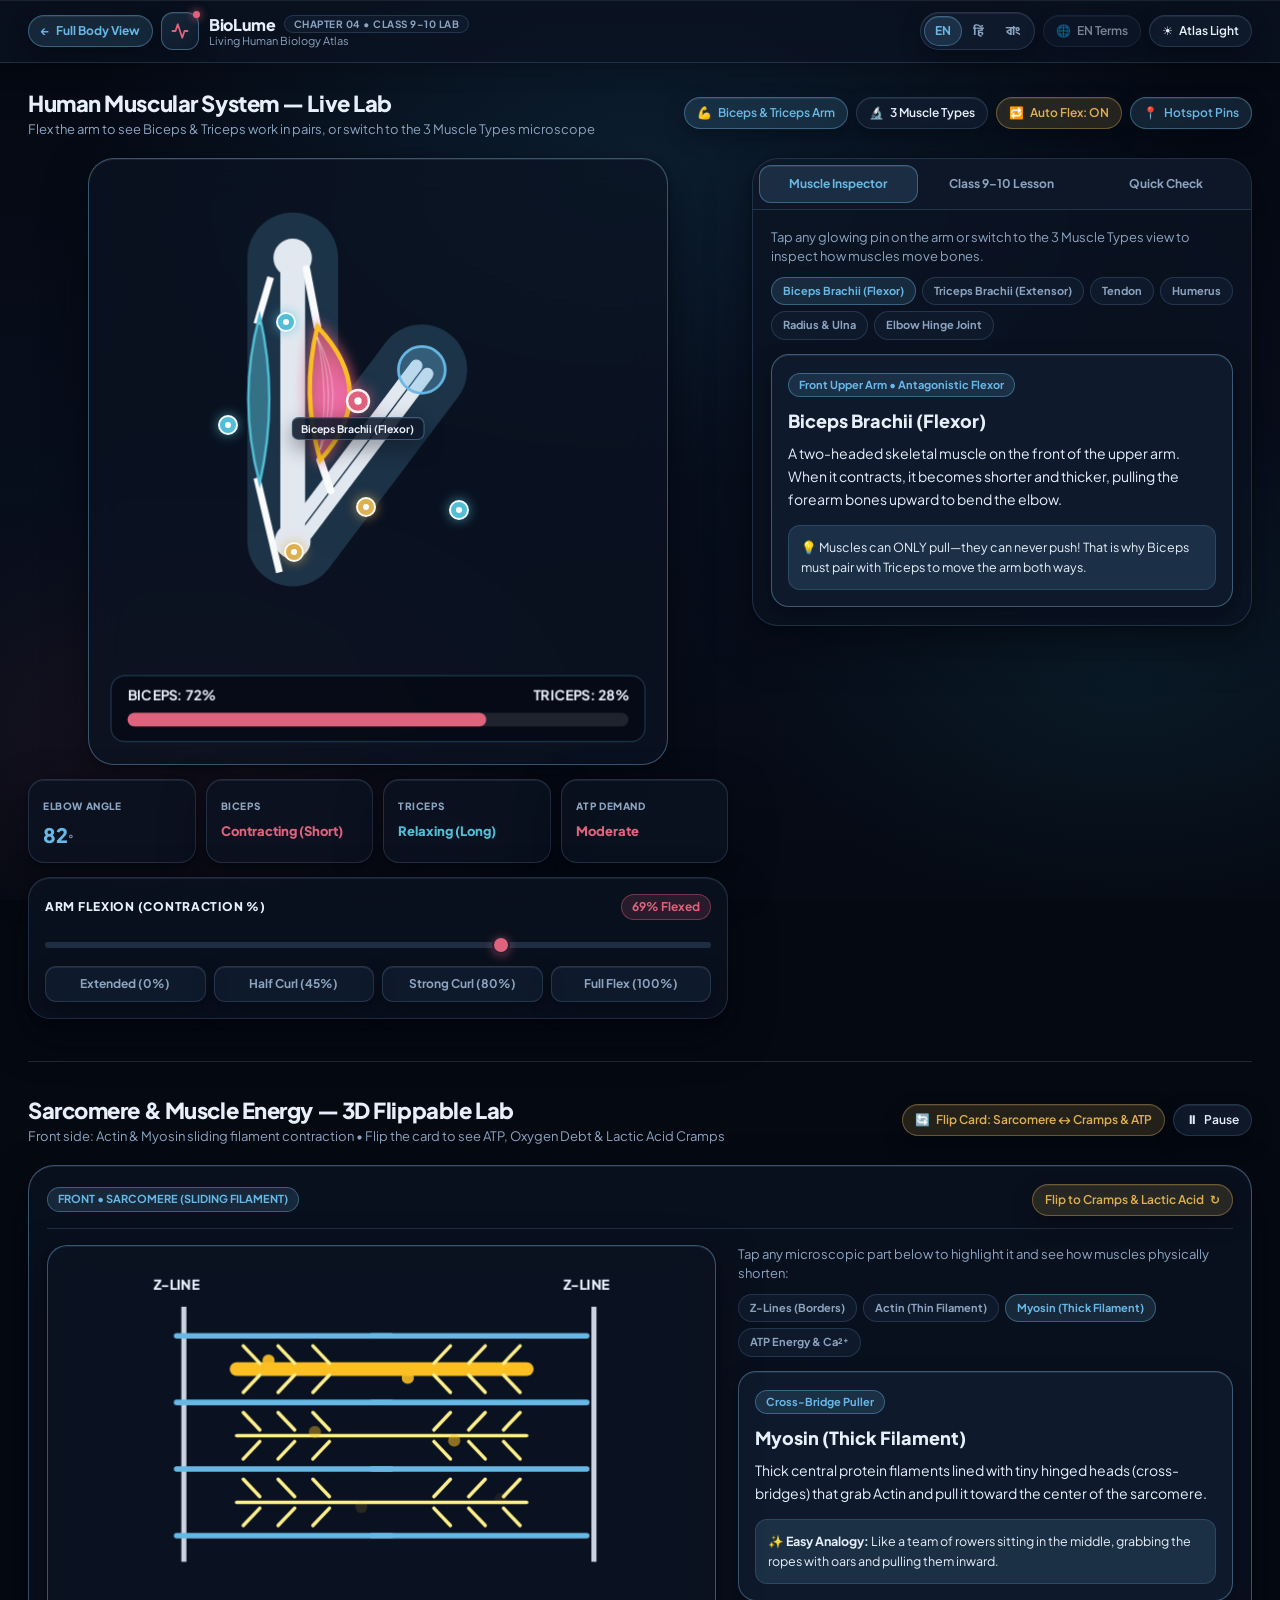
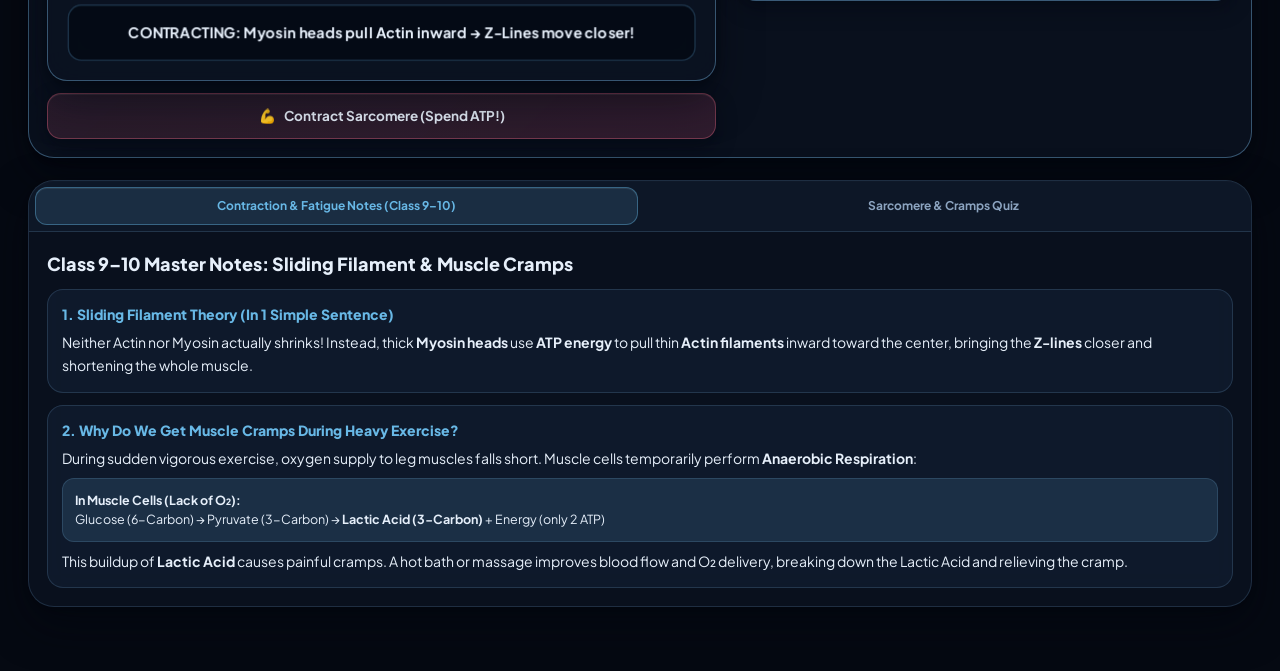
<file: muscular.html>
<!DOCTYPE html>
<html lang="en" data-theme="dark" data-lang="en">
<head>
  <meta charset="UTF-8" />
  <meta name="viewport" content="width=device-width, initial-scale=1.0" />
  <title>Muscular System, 3 Muscle Types &amp; Sliding Filament — BioLume</title>
  <meta name="description" content="Class 9-10 interactive human muscular system: live Biceps-Triceps antagonistic arm lab, 3 muscle types microscope, 3D flippable Sarcomere and Muscle Fatigue lab, and trilingual lesson plan." />
  <link rel="preconnect" href="https://fonts.googleapis.com" />
  <link rel="preconnect" href="https://fonts.gstatic.com" crossorigin />
  <link href="https://fonts.googleapis.com/css2?family=Hind+Siliguri:wght@400;500;600;700&family=Noto+Sans+Devanagari:wght@400;500;600;700&family=Plus+Jakarta+Sans:wght@400;500;600;700;800&display=swap" rel="stylesheet" />
  <link rel="stylesheet" href="style.css" />
</head>
<body class="lab-grid-bg">
  <!-- TOP NAVIGATION BAR -->
  <header class="navbar">
    <div class="nav-inner">
      <div class="nav-left">
        <a href="index.html" class="btn-back">
          <span aria-hidden="true">←</span>
          <span data-i18n="nav.backToBody">Full Body View</span>
        </a>

        <a href="index.html" class="brand-btn">
          <span class="brand-icon" aria-hidden="true">
            <svg viewBox="0 0 24 24" width="18" height="18" fill="none" stroke="currentColor" stroke-width="2.4" stroke-linecap="round" stroke-linejoin="round">
              <polyline points="22 12 18 12 15 21 9 3 6 12 2 12"></polyline>
            </svg>
            <span class="brand-dot"></span>
          </span>
          <span class="brand-text">
            <span class="brand-row">
              <strong data-i18n="brand">BioLume</strong>
              <span id="musc-chapter-badge" class="chapter-badge">Chapter 04 • Class 9–10 Lab</span>
            </span>
            <span class="brand-tagline" data-i18n="tagline">Living Human Biology Atlas</span>
          </span>
        </a>
      </div>

      <div class="nav-right">
        <div class="lang-group" role="group" aria-label="Language Selector">
          <button class="lang-btn active" type="button" data-lang-btn="en">EN</button>
          <button class="lang-btn" type="button" data-lang-btn="hi">हिं</button>
          <button class="lang-btn" type="button" data-lang-btn="bn">বাং</button>
        </div>

        <button id="btn-bilingual" class="pill-btn" type="button" aria-pressed="true">
          <span aria-hidden="true">🌐</span>
          <span class="hide-xs" data-i18n="nav.bilingual">EN Terms</span>
        </button>

        <button id="btn-theme" class="pill-btn" type="button">
          <span id="theme-icon" aria-hidden="true">☀️</span>
          <span id="theme-label" class="hide-sm">Atlas Light</span>
        </button>
      </div>
    </div>
  </header>

  <!-- SECTION 1: ANTAGONISTIC MUSCLES & 3 MUSCLE TYPES LAB -->
  <main class="heart-view">
    <div class="heart-header">
      <div>
        <h1 id="musc-title" class="heart-title">Human Muscular System — Live Lab</h1>
        <p id="musc-subtitle" class="heart-subtitle">Flex the arm to see Biceps &amp; Triceps work in pairs, or switch to the 3 Muscle Types microscope</p>
      </div>

      <div class="heart-toggles">
        <button id="btn-view-arm" class="pill-btn active-accent" type="button" aria-pressed="true">
          <span aria-hidden="true">💪</span>
          <span id="lbl-view-arm">Biceps &amp; Triceps Arm</span>
        </button>
        <button id="btn-view-types" class="pill-btn" type="button" aria-pressed="false">
          <span aria-hidden="true">🔬</span>
          <span id="lbl-view-types">3 Muscle Types</span>
        </button>
        <button id="btn-musc-auto" class="pill-btn active-electric" type="button" aria-pressed="true">
          <span aria-hidden="true">🔁</span>
          <span id="lbl-musc-auto">Auto Flex</span>
        </button>
        <button id="btn-musc-pins" class="pill-btn active-accent" type="button" aria-pressed="true">
          <span aria-hidden="true">📍</span>
          <span id="lbl-musc-pins">Hotspot Pins</span>
        </button>
      </div>
    </div>

    <div class="heart-grid">
      <!-- LEFT: 60 FPS Arm / 3 Muscle Types Stage + Telemetry + Flexion Slider -->
      <div class="heart-left">
        <div id="musc-canvas-box" class="heart-stage glass-panel">
          <canvas id="musc-canvas" class="heart-canvas" aria-label="Interactive Muscular System Simulation"></canvas>
          <div id="musc-pins-layer" class="pins-layer"></div>
        </div>

        <!-- Live Muscle Telemetry -->
        <div class="metrics-grid">
          <div class="glass-panel metric-card">
            <span id="lbl-m-angle" class="metric-label">Elbow Angle</span>
            <div class="metric-val accent"><span id="metric-angle">120</span><small>°</small></div>
          </div>
          <div class="glass-panel metric-card">
            <span id="lbl-m-biceps" class="metric-label">Biceps</span>
            <div id="metric-biceps" class="metric-phase systole">Contracting</div>
          </div>
          <div class="glass-panel metric-card">
            <span id="lbl-m-triceps" class="metric-label">Triceps</span>
            <div id="metric-triceps" class="metric-phase">Relaxing</div>
          </div>
          <div class="glass-panel metric-card">
            <span id="lbl-m-atp" class="metric-label">ATP Demand</span>
            <div id="metric-atp" class="metric-phase">Moderate</div>
          </div>
        </div>

        <!-- Arm Flexion / Contraction Control -->
        <div class="glass-panel control-card">
          <div class="control-head">
            <span id="lbl-flex-control" class="control-title">Arm Flexion (Contraction %)</span>
            <span id="flex-pill" class="arterial-pill">50% Flexed</span>
          </div>
          <input id="flex-slider" class="lab-slider lab-slider-arterial" type="range" min="0" max="100" value="50" aria-label="Arm Flexion Percentage" />
          <div class="preset-grid">
            <button class="preset-btn" type="button" data-flex="0" id="preset-ext">Extended (0%)</button>
            <button class="preset-btn active" type="button" data-flex="45" id="preset-mid">Half Curl (45%)</button>
            <button class="preset-btn" type="button" data-flex="80" id="preset-curl">Strong Curl (80%)</button>
            <button class="preset-btn" type="button" data-flex="100" id="preset-max">Full Flex (100%)</button>
          </div>
        </div>
      </div>

      <!-- RIGHT: Anatomy Inspector / Class 9–10 Lesson Plan / Quick Check -->
      <div id="musc-reader-panel" class="glass-panel reader-panel">
        <div class="reader-tabs" role="tablist">
          <button id="tab-musc-inspect" class="tab-btn active" type="button" data-musc-tab="inspect">Muscle Inspector</button>
          <button id="tab-musc-lesson" class="tab-btn" type="button" data-musc-tab="lesson">Class 9–10 Lesson</button>
          <button id="tab-musc-quiz" class="tab-btn" type="button" data-musc-tab="quiz">Quick Check</button>
        </div>
        <div id="musc-reader-body" class="reader-body atlas-scroll"></div>
      </div>
    </div>

    <!-- ================================================================== -->
    <!-- SECTION 2: 3D FLIPPABLE SARCOMERE <-> MUSCLE FATIGUE & ATP LAB     -->
    <!-- ================================================================== -->
    <section id="sarcomere-fatigue-section" style="margin-top:42px;padding-top:32px;border-top:1px solid var(--border);" aria-label="Flippable Sarcomere and Muscle Fatigue Interactive Lab">
      <div class="heart-header">
        <div>
          <h2 id="sarc-sec-title" class="heart-title">Sarcomere &amp; Muscle Energy — 3D Flippable Lab</h2>
          <p id="sarc-sec-subtitle" class="heart-subtitle">Front side: Actin &amp; Myosin sliding filament contraction • Flip the card to see ATP, Oxygen Debt &amp; Lactic Acid Cramps</p>
        </div>

        <div class="heart-toggles">
          <button id="btn-musc-flip-main" class="pill-btn active-electric" type="button" aria-pressed="false">
            <span aria-hidden="true">🔄</span>
            <span id="lbl-musc-flip-main">Flip Card: Sarcomere ↔ Cramps &amp; ATP</span>
          </button>
          <button id="btn-sarc-pause" class="pill-btn" type="button">⏸ <span>Pause</span></button>
        </div>
      </div>

      <!-- 3D FLIPPABLE CARD SCENE -->
      <div class="flip-scene">
        <div id="musc-flip-card" class="flip-card">
          <!-- FRONT FACE: SARCOMERE SLIDING FILAMENT MECHANISM -->
          <div class="flip-face flip-front glass-panel">
            <div class="flip-face-bar">
              <span id="lbl-sarc-front-badge" class="accent-pill">FRONT • SARCOMERE (SLIDING FILAMENT)</span>
              <button id="btn-flip-to-fatigue" class="pill-btn active-electric" type="button">
                <span id="lbl-flip-to-fatigue">Flip to Cramps &amp; Lactic Acid</span>
                <span aria-hidden="true">↻</span>
              </button>
            </div>

            <div class="flip-inner-grid">
              <!-- Left: Live 60 FPS Sarcomere Zoom Canvas + Contract Trigger -->
              <div class="flip-canvas-col">
                <div id="sarc-canvas-box" class="flip-stage glass-panel">
                  <canvas id="sarc-canvas" class="heart-canvas" aria-label="Live 60 FPS Actin and Myosin Sliding Filament Animation"></canvas>
                </div>
                <button id="btn-contract-sarc" class="primary-cta" type="button" style="margin-top:12px;">
                  <span aria-hidden="true">💪</span>
                  <span id="lbl-contract-sarc">Contract Sarcomere (Spend ATP!)</span>
                </button>
              </div>

              <!-- Right: Interactive Sarcomere Parts Selector -->
              <div class="flip-info-col">
                <p id="lbl-sarc-prompt" class="heart-subtitle">Tap any microscopic part below to highlight it and see how muscles physically shorten:</p>
                <div id="sarc-parts-chips" class="part-pills"></div>
                <div id="sarc-part-detail" class="detail-box"></div>
              </div>
            </div>
          </div>

          <!-- BACK FACE: AEROBIC ENERGY vs ANAEROBIC LACTIC ACID CRAMPS -->
          <div class="flip-face flip-back glass-panel">
            <div class="flip-face-bar">
              <span id="lbl-sarc-back-badge" class="arterial-pill">BACK • ENERGY, OXYGEN DEBT &amp; MUSCLE CRAMPS</span>
              <button id="btn-flip-to-sarc" class="pill-btn active-accent" type="button">
                <span aria-hidden="true">↺</span>
                <span id="lbl-flip-to-sarc">Flip Back to Sarcomere</span>
              </button>
            </div>

            <div class="flip-inner-grid">
              <!-- Left: Live 60 FPS Aerobic vs Anaerobic Fatigue Canvas + Mode Trigger -->
              <div class="flip-canvas-col">
                <div id="fatigue-canvas-box" class="flip-stage glass-panel">
                  <canvas id="fatigue-canvas" class="heart-canvas" aria-label="Live 60 FPS Aerobic Energy vs Lactic Acid Cramp Animation"></canvas>
                </div>
                <button id="btn-toggle-sprint" class="primary-cta" type="button" style="margin-top:12px;">
                  <span aria-hidden="true">🏃</span>
                  <span id="lbl-toggle-sprint">Switch: Normal Jog (O₂) ↔ Heavy Sprint (Lactic Acid!)</span>
                </button>
              </div>

              <!-- Right: Step-by-Step Muscle Fatigue & Recovery Breakdown -->
              <div class="flip-info-col">
                <p id="lbl-fatigue-prompt" class="heart-subtitle">Explore how muscles generate ATP and why sudden sprinting causes painful cramps:</p>
                <div id="fatigue-steps-chips" class="part-pills"></div>
                <div id="fatigue-step-detail" class="detail-box"></div>
              </div>
            </div>
          </div>
        </div>
      </div>

      <!-- SARCOMERE & FATIGUE CLASS 9–10 MASTER NOTES + QUIZ -->
      <div id="sf-reader-panel" class="glass-panel reader-panel" style="margin-top:22px;">
        <div class="reader-tabs" role="tablist" style="grid-template-columns: repeat(2, 1fr);">
          <button id="tab-sf-lesson" class="tab-btn active" type="button" data-sf-tab="lesson">Contraction &amp; Fatigue Notes (Class 9–10)</button>
          <button id="tab-sf-quiz" class="tab-btn" type="button" data-sf-tab="quiz">Sarcomere &amp; Cramps Quiz</button>
        </div>
        <div id="sf-reader-body" class="reader-body atlas-scroll"></div>
      </div>
    </section>
  </main>

  <script src="lang.js"></script>
  <script src="muscular.js"></script>
</body>
</html>
</file>
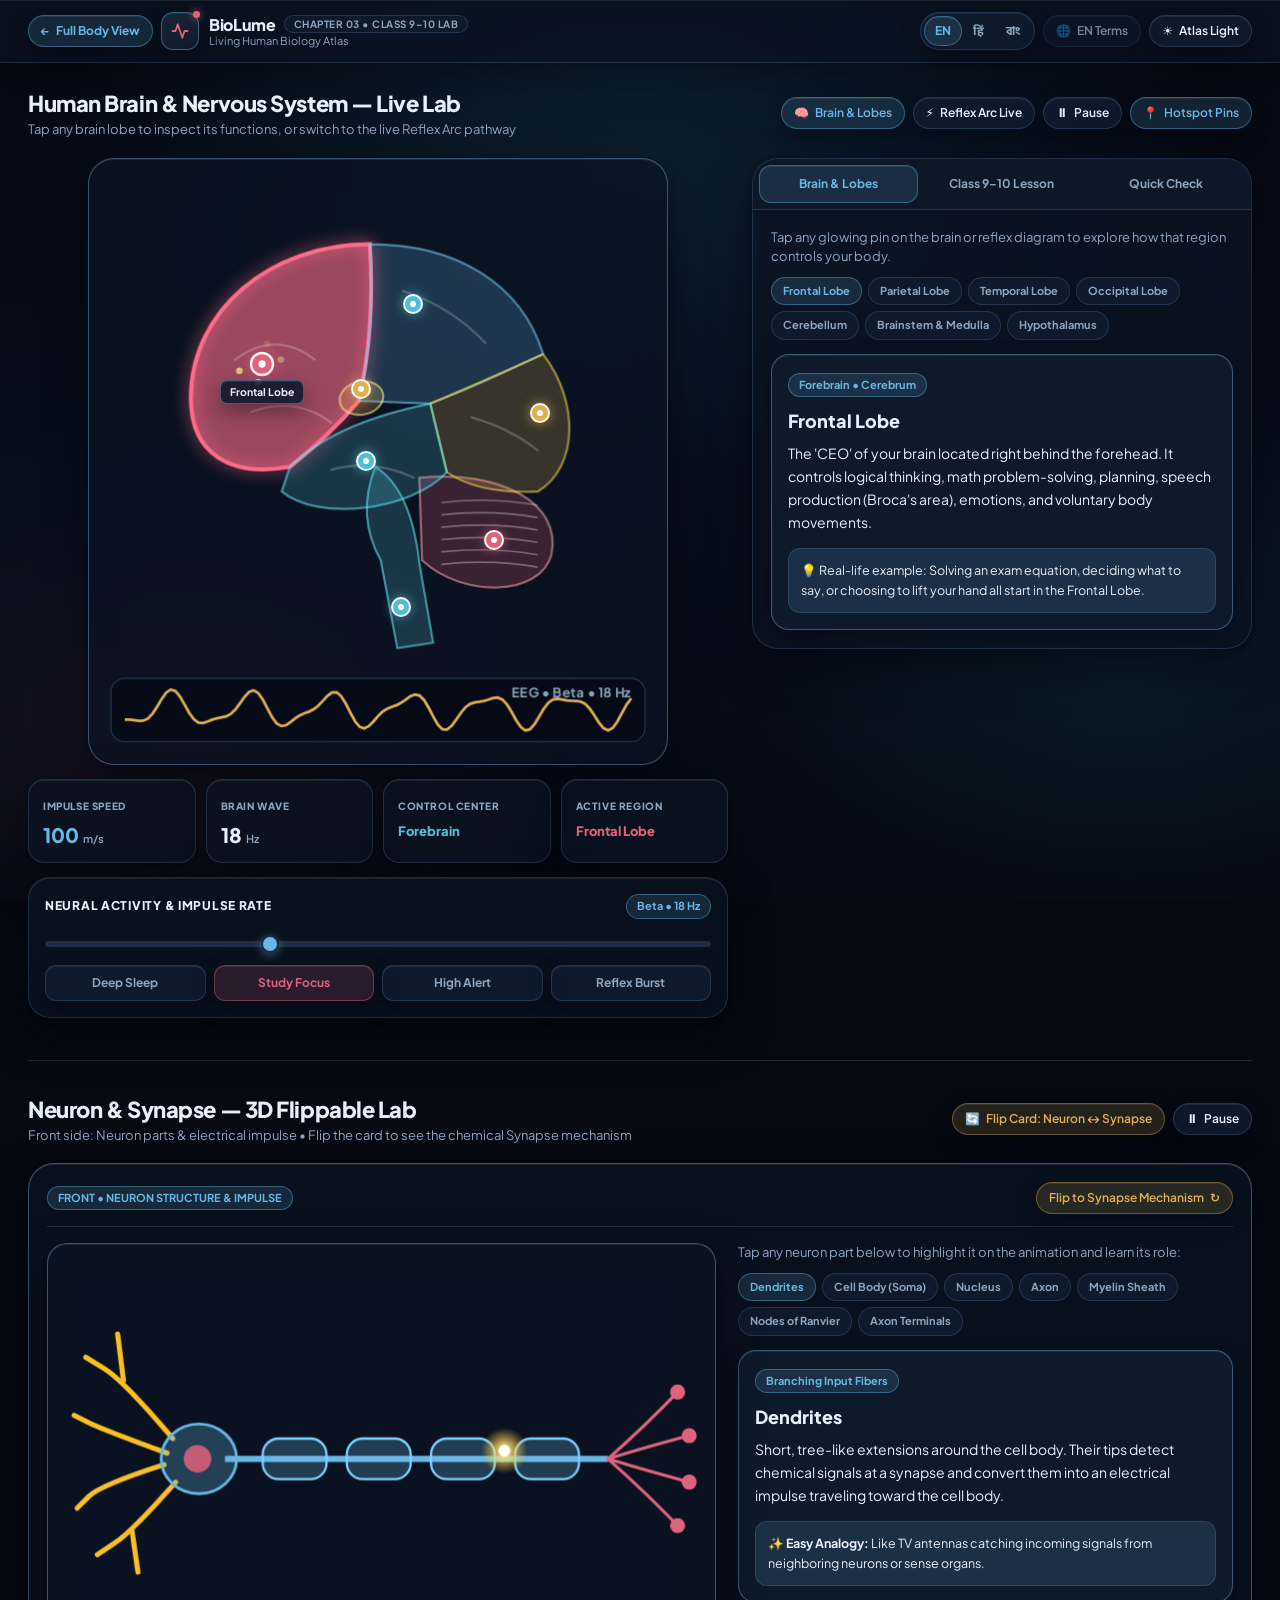
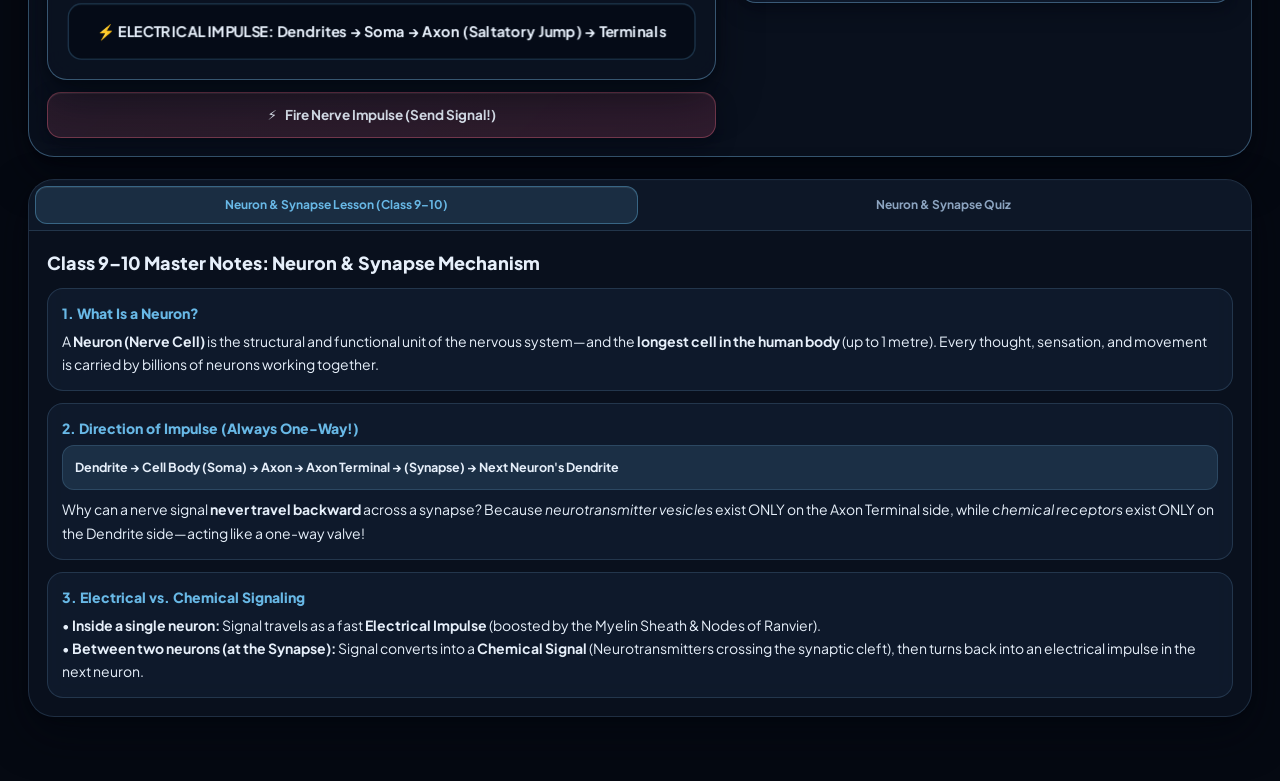
<file: nervous.html>
<!DOCTYPE html>
<html lang="en" data-theme="dark" data-lang="en">
<head>
  <meta charset="UTF-8" />
  <meta name="viewport" content="width=device-width, initial-scale=1.0" />
  <title>Nervous System, Brain Lobes, Neuron &amp; Synapse — BioLume</title>
  <meta name="description" content="Class 9-10 interactive human nervous system: live brain lobes, reflex arc, 3D flippable Neuron and Synapse mechanism lab, and trilingual lesson plan." />
  <link rel="preconnect" href="https://fonts.googleapis.com" />
  <link rel="preconnect" href="https://fonts.gstatic.com" crossorigin />
  <link href="https://fonts.googleapis.com/css2?family=Hind+Siliguri:wght@400;500;600;700&family=Noto+Sans+Devanagari:wght@400;500;600;700&family=Plus+Jakarta+Sans:wght@400;500;600;700;800&display=swap" rel="stylesheet" />
  <link rel="stylesheet" href="style.css" />
</head>
<body class="lab-grid-bg">
  <!-- TOP NAVIGATION BAR -->
  <header class="navbar">
    <div class="nav-inner">
      <div class="nav-left">
        <a href="index.html" class="btn-back">
          <span aria-hidden="true">←</span>
          <span data-i18n="nav.backToBody">Full Body View</span>
        </a>

        <a href="index.html" class="brand-btn">
          <span class="brand-icon" aria-hidden="true">
            <svg viewBox="0 0 24 24" width="18" height="18" fill="none" stroke="currentColor" stroke-width="2.4" stroke-linecap="round" stroke-linejoin="round">
              <polyline points="22 12 18 12 15 21 9 3 6 12 2 12"></polyline>
            </svg>
            <span class="brand-dot"></span>
          </span>
          <span class="brand-text">
            <span class="brand-row">
              <strong data-i18n="brand">BioLume</strong>
              <span id="nerv-chapter-badge" class="chapter-badge">Chapter 03 • Class 9–10 Lab</span>
            </span>
            <span class="brand-tagline" data-i18n="tagline">Living Human Biology Atlas</span>
          </span>
        </a>
      </div>

      <div class="nav-right">
        <div class="lang-group" role="group" aria-label="Language Selector">
          <button class="lang-btn active" type="button" data-lang-btn="en">EN</button>
          <button class="lang-btn" type="button" data-lang-btn="hi">हिं</button>
          <button class="lang-btn" type="button" data-lang-btn="bn">বাং</button>
        </div>

        <button id="btn-bilingual" class="pill-btn" type="button" aria-pressed="true">
          <span aria-hidden="true">🌐</span>
          <span class="hide-xs" data-i18n="nav.bilingual">EN Terms</span>
        </button>

        <button id="btn-theme" class="pill-btn" type="button">
          <span id="theme-icon" aria-hidden="true">☀️</span>
          <span id="theme-label" class="hide-sm">Atlas Light</span>
        </button>
      </div>
    </div>
  </header>

  <!-- SECTION 1: BRAIN, LOBES & REFLEX ARC LAB -->
  <main class="heart-view">
    <div class="heart-header">
      <div>
        <h1 id="nerv-title" class="heart-title">Human Brain &amp; Nervous System — Live Lab</h1>
        <p id="nerv-subtitle" class="heart-subtitle">Tap any brain lobe to inspect its functions, or switch to the live Reflex Arc pathway</p>
      </div>

      <div class="heart-toggles">
        <button id="btn-view-brain" class="pill-btn active-accent" type="button" aria-pressed="true">
          <span aria-hidden="true">🧠</span>
          <span id="lbl-view-brain">Brain &amp; Lobes</span>
        </button>
        <button id="btn-view-reflex" class="pill-btn" type="button" aria-pressed="false">
          <span aria-hidden="true">⚡</span>
          <span id="lbl-view-reflex">Reflex Arc Live</span>
        </button>
        <button id="btn-nerv-pause" class="pill-btn" type="button">⏸ <span>Pause</span></button>
        <button id="btn-nerv-pins" class="pill-btn active-accent" type="button" aria-pressed="true">
          <span aria-hidden="true">📍</span>
          <span id="lbl-nerv-pins">Hotspot Pins</span>
        </button>
      </div>
    </div>

    <div class="heart-grid">
      <!-- LEFT: 60 FPS Brain Lobes / Reflex Arc Canvas + Telemetry + Signal Intensity -->
      <div class="heart-left">
        <div id="brain-canvas-box" class="heart-stage glass-panel">
          <canvas id="brain-canvas" class="heart-canvas" aria-label="Interactive Brain Lobes and Reflex Arc Simulation"></canvas>
          <div id="brain-pins-layer" class="pins-layer"></div>
        </div>

        <!-- Live Neural Telemetry -->
        <div class="metrics-grid">
          <div class="glass-panel metric-card">
            <span id="lbl-m-speed" class="metric-label">Impulse Speed</span>
            <div class="metric-val accent"><span id="metric-speed">120</span> <small>m/s</small></div>
          </div>
          <div class="glass-panel metric-card">
            <span id="lbl-m-freq" class="metric-label">Brain Wave</span>
            <div class="metric-val"><span id="metric-freq">18</span> <small>Hz</small></div>
          </div>
          <div class="glass-panel metric-card">
            <span id="lbl-m-mode" class="metric-label">Control Center</span>
            <div id="metric-mode" class="metric-phase">Forebrain</div>
          </div>
          <div class="glass-panel metric-card">
            <span id="lbl-m-lobe" class="metric-label">Active Region</span>
            <div id="metric-lobe" class="metric-phase systole">Frontal Lobe</div>
          </div>
        </div>

        <!-- Neural Activity / Stimulus Control -->
        <div class="glass-panel control-card">
          <div class="control-head">
            <span id="lbl-freq-control" class="control-title">Neural Activity &amp; Impulse Rate</span>
            <span id="freq-pill" class="accent-pill">Focus • 18 Hz</span>
          </div>
          <input id="freq-slider" class="lab-slider" type="range" min="1" max="4" step="1" value="2" aria-label="Neural Activity Level" />
          <div class="preset-grid">
            <button class="preset-btn" type="button" data-freq="1" id="preset-sleep">Deep Sleep</button>
            <button class="preset-btn active" type="button" data-freq="2" id="preset-focus">Study Focus</button>
            <button class="preset-btn" type="button" data-freq="3" id="preset-alert">High Alert</button>
            <button class="preset-btn" type="button" data-freq="4" id="preset-reflex">Reflex Burst</button>
          </div>
        </div>
      </div>

      <!-- RIGHT: Brain Lobes Inspector / Class 9–10 Lesson Plan / Quick Check -->
      <div id="brain-reader-panel" class="glass-panel reader-panel">
        <div class="reader-tabs" role="tablist">
          <button id="tab-brain-inspect" class="tab-btn active" type="button" data-brain-tab="inspect">Brain &amp; Lobes</button>
          <button id="tab-brain-lesson" class="tab-btn" type="button" data-brain-tab="lesson">Class 9–10 Lesson</button>
          <button id="tab-brain-quiz" class="tab-btn" type="button" data-brain-tab="quiz">Quick Check</button>
        </div>
        <div id="brain-reader-body" class="reader-body atlas-scroll"></div>
      </div>
    </div>

    <!-- ================================================================== -->
    <!-- SECTION 2: 3D FLIPPABLE NEURON <-> SYNAPSE MECHANISM LAB           -->
    <!-- ================================================================== -->
    <section id="neuron-synapse-section" style="margin-top:42px;padding-top:32px;border-top:1px solid var(--border);" aria-label="Flippable Neuron and Synapse Interactive Lab">
      <div class="heart-header">
        <div>
          <h2 id="neuron-sec-title" class="heart-title">Neuron &amp; Synapse — 3D Flippable Lab</h2>
          <p id="neuron-sec-subtitle" class="heart-subtitle">Front side: Neuron parts &amp; electrical impulse • Flip the card to see the chemical Synapse mechanism</p>
        </div>

        <div class="heart-toggles">
          <button id="btn-flip-main" class="pill-btn active-electric" type="button" aria-pressed="false">
            <span aria-hidden="true">🔄</span>
            <span id="lbl-flip-main">Flip Card: Neuron ↔ Synapse</span>
          </button>
          <button id="btn-neuron-pause" class="pill-btn" type="button">⏸ <span>Pause</span></button>
        </div>
      </div>

      <!-- 3D FLIPPABLE CARD SCENE -->
      <div class="flip-scene">
        <div id="neuron-flip-card" class="flip-card">
          <!-- FRONT FACE: NEURON STRUCTURE & ELECTRICAL IMPULSE -->
          <div class="flip-face flip-front glass-panel">
            <div class="flip-face-bar">
              <span id="lbl-front-badge" class="accent-pill">FRONT • NEURON STRUCTURE &amp; IMPULSE</span>
              <button id="btn-flip-to-synapse" class="pill-btn active-electric" type="button">
                <span id="lbl-flip-to-synapse">Flip to Synapse Mechanism</span>
                <span aria-hidden="true">↻</span>
              </button>
            </div>

            <div class="flip-inner-grid">
              <!-- Left: Live 60 FPS Neuron Canvas + Fire Impulse Trigger -->
              <div class="flip-canvas-col">
                <div id="neuron-canvas-box" class="flip-stage glass-panel">
                  <canvas id="neuron-canvas" class="heart-canvas" aria-label="Live 60 FPS Neuron Electrical Impulse Animation"></canvas>
                </div>
                <button id="btn-fire-impulse" class="primary-cta" type="button" style="margin-top:12px;">
                  <span aria-hidden="true">⚡</span>
                  <span id="lbl-fire-impulse">Fire Nerve Impulse (Send Signal!)</span>
                </button>
              </div>

              <!-- Right: Interactive Neuron Parts Selector & Easy Analogy Card -->
              <div class="flip-info-col">
                <p id="lbl-neuron-prompt" class="heart-subtitle">Tap any neuron part below to highlight it on the animation and learn its role:</p>
                <div id="neuron-parts-chips" class="part-pills"></div>
                <div id="neuron-part-detail" class="detail-box"></div>
              </div>
            </div>
          </div>

          <!-- BACK FACE: SYNAPSE CHEMICAL BRIDGE MECHANISM -->
          <div class="flip-face flip-back glass-panel">
            <div class="flip-face-bar">
              <span id="lbl-back-badge" class="arterial-pill">BACK • SYNAPSE MECHANISM (CHEMICAL BRIDGE)</span>
              <button id="btn-flip-to-neuron" class="pill-btn active-accent" type="button">
                <span aria-hidden="true">↺</span>
                <span id="lbl-flip-to-neuron">Flip Back to Neuron Parts</span>
              </button>
            </div>

            <div class="flip-inner-grid">
              <!-- Left: Live 60 FPS Synapse Zoom Canvas + Trigger -->
              <div class="flip-canvas-col">
                <div id="synapse-canvas-box" class="flip-stage glass-panel">
                  <canvas id="synapse-canvas" class="heart-canvas" aria-label="Live 60 FPS Synapse Neurotransmitter Animation"></canvas>
                </div>
                <button id="btn-fire-synapse" class="primary-cta" type="button" style="margin-top:12px;">
                  <span aria-hidden="true">🧪</span>
                  <span id="lbl-fire-synapse">Trigger Synaptic Signal (Release Chemicals!)</span>
                </button>
              </div>

              <!-- Right: Step-by-Step Synapse Mechanism Breakdown -->
              <div class="flip-info-col">
                <p id="lbl-synapse-prompt" class="heart-subtitle">Follow the 4 easy steps of how a signal crosses the microscopic gap between two neurons:</p>
                <div id="synapse-steps-chips" class="part-pills"></div>
                <div id="synapse-step-detail" class="detail-box"></div>
              </div>
            </div>
          </div>
        </div>
      </div>

      <!-- NEURON & SYNAPSE CLASS 9–10 MASTER LESSON + QUIZ -->
      <div id="ns-reader-panel" class="glass-panel reader-panel" style="margin-top:22px;">
        <div class="reader-tabs" role="tablist" style="grid-template-columns: repeat(2, 1fr);">
          <button id="tab-ns-lesson" class="tab-btn active" type="button" data-ns-tab="lesson">Neuron &amp; Synapse Lesson (Class 9–10)</button>
          <button id="tab-ns-quiz" class="tab-btn" type="button" data-ns-tab="quiz">Neuron &amp; Synapse Quiz</button>
        </div>
        <div id="ns-reader-body" class="reader-body atlas-scroll"></div>
      </div>
    </section>
  </main>

  <script src="lang.js"></script>
  <script src="nervous.js"></script>
</body>
</html>
</file>
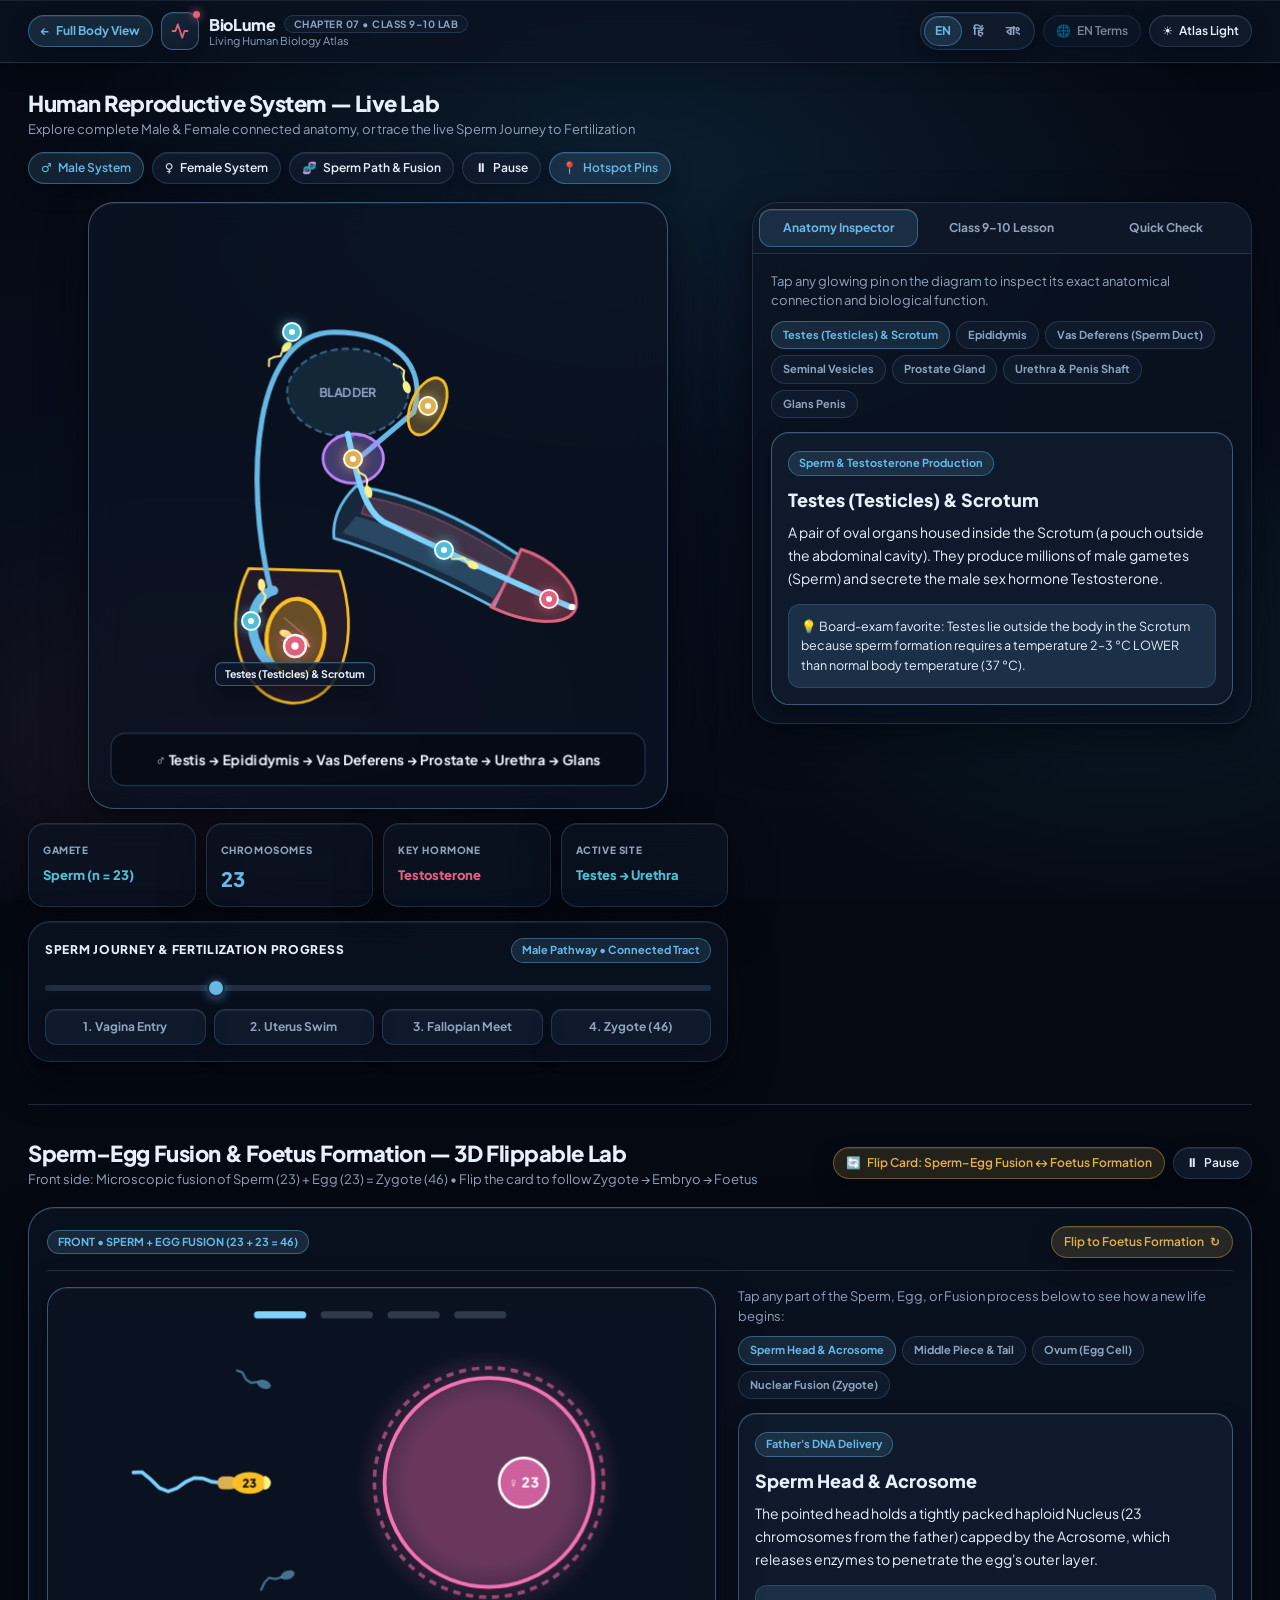
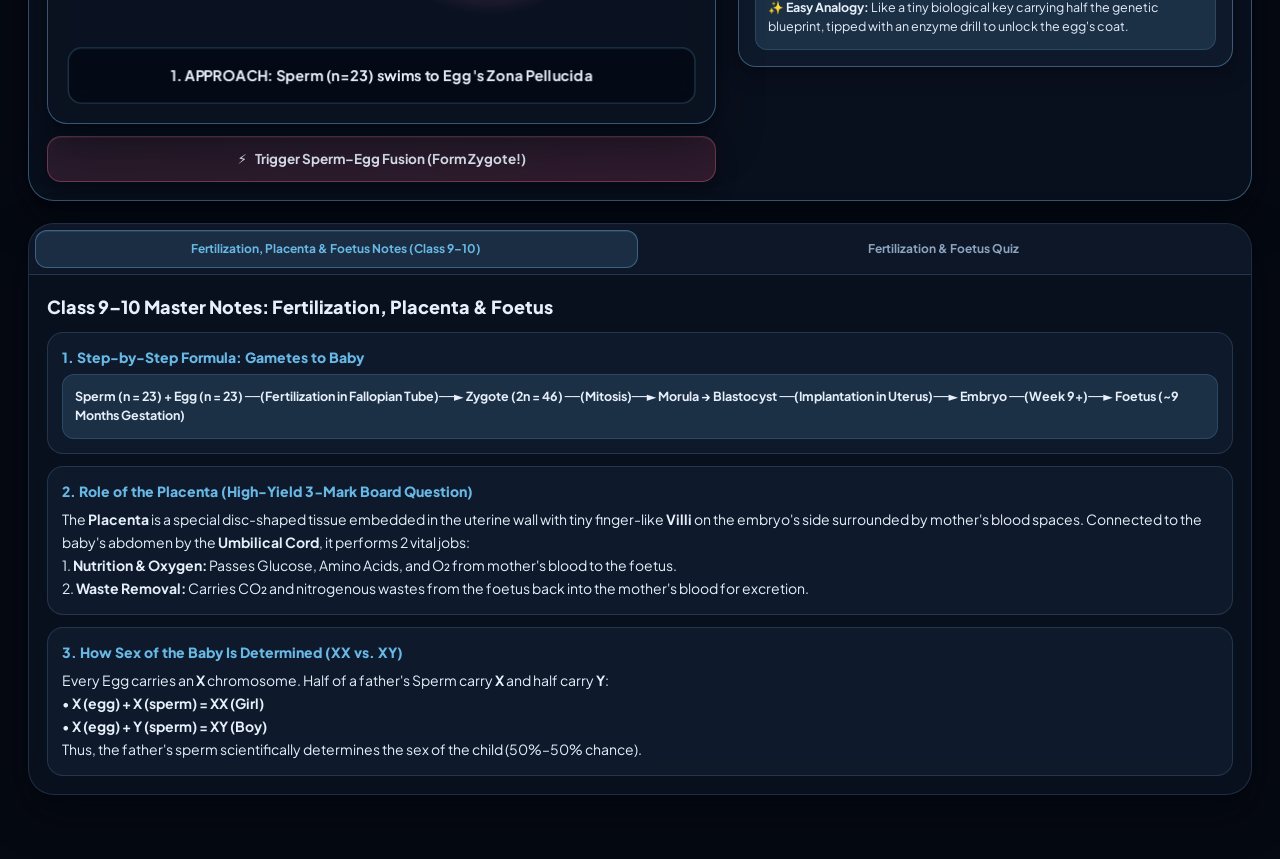
<file: reproductive.html>
<!DOCTYPE html>
<html lang="en" data-theme="dark" data-lang="en">
<head>
  <meta charset="UTF-8" />
  <meta name="viewport" content="width=device-width, initial-scale=1.0" />
  <title>Reproductive System, Fertilization &amp; Foetus Formation — BioLume</title>
  <meta name="description" content="Class 9-10 interactive human reproductive system: complete Male & Female anatomy diagrams, live sperm journey & fertilization, 3D flippable Sperm-Egg Fusion and Foetus Formation lab, and trilingual lesson plan." />
  <link rel="preconnect" href="https://fonts.googleapis.com" />
  <link rel="preconnect" href="https://fonts.gstatic.com" crossorigin />
  <link href="https://fonts.googleapis.com/css2?family=Hind+Siliguri:wght@400;500;600;700&family=Noto+Sans+Devanagari:wght@400;500;600;700&family=Plus+Jakarta+Sans:wght@400;500;600;700;800&display=swap" rel="stylesheet" />
  <link rel="stylesheet" href="style.css" />
</head>
<body class="lab-grid-bg">
  <!-- TOP NAVIGATION BAR -->
  <header class="navbar">
    <div class="nav-inner">
      <div class="nav-left">
        <a href="index.html" class="btn-back">
          <span aria-hidden="true">←</span>
          <span data-i18n="nav.backToBody">Full Body View</span>
        </a>

        <a href="index.html" class="brand-btn">
          <span class="brand-icon" aria-hidden="true">
            <svg viewBox="0 0 24 24" width="18" height="18" fill="none" stroke="currentColor" stroke-width="2.4" stroke-linecap="round" stroke-linejoin="round">
              <polyline points="22 12 18 12 15 21 9 3 6 12 2 12"></polyline>
            </svg>
            <span class="brand-dot"></span>
          </span>
          <span class="brand-text">
            <span class="brand-row">
              <strong data-i18n="brand">BioLume</strong>
              <span id="rep-chapter-badge" class="chapter-badge">Chapter 07 • Class 9–10 Lab</span>
            </span>
            <span class="brand-tagline" data-i18n="tagline">Living Human Biology Atlas</span>
          </span>
        </a>
      </div>

      <div class="nav-right">
        <div class="lang-group" role="group" aria-label="Language Selector">
          <button class="lang-btn active" type="button" data-lang-btn="en">EN</button>
          <button class="lang-btn" type="button" data-lang-btn="hi">हिं</button>
          <button class="lang-btn" type="button" data-lang-btn="bn">বাং</button>
        </div>

        <button id="btn-bilingual" class="pill-btn" type="button" aria-pressed="true">
          <span aria-hidden="true">🌐</span>
          <span class="hide-xs" data-i18n="nav.bilingual">EN Terms</span>
        </button>

        <button id="btn-theme" class="pill-btn" type="button">
          <span id="theme-icon" aria-hidden="true">☀️</span>
          <span id="theme-label" class="hide-sm">Atlas Light</span>
        </button>
      </div>
    </div>
  </header>

  <!-- SECTION 1: MALE, FEMALE & FERTILIZATION PATHWAY LIVE LAB -->
  <main class="heart-view">
    <div class="heart-header">
      <div>
        <h1 id="rep-title" class="heart-title">Human Reproductive System — Live Lab</h1>
        <p id="rep-subtitle" class="heart-subtitle">Explore complete Male &amp; Female connected anatomy, or trace the live Sperm Journey to Fertilization</p>
      </div>

      <div class="heart-toggles">
        <button id="btn-view-male" class="pill-btn active-accent" type="button" aria-pressed="true">
          <span aria-hidden="true">♂</span>
          <span id="lbl-view-male">Male System</span>
        </button>
        <button id="btn-view-female" class="pill-btn" type="button" aria-pressed="false">
          <span aria-hidden="true">♀</span>
          <span id="lbl-view-female">Female System</span>
        </button>
        <button id="btn-view-fert" class="pill-btn" type="button" aria-pressed="false">
          <span aria-hidden="true">🧬</span>
          <span id="lbl-view-fert">Sperm Path &amp; Fusion</span>
        </button>
        <button id="btn-rep-pause" class="pill-btn" type="button">⏸ <span>Pause</span></button>
        <button id="btn-rep-pins" class="pill-btn active-accent" type="button" aria-pressed="true">
          <span aria-hidden="true">📍</span>
          <span id="lbl-rep-pins">Hotspot Pins</span>
        </button>
      </div>
    </div>

    <div class="heart-grid">
      <!-- LEFT: 60 FPS Male / Female / Fertilization Stage + Telemetry + Journey Controls -->
      <div class="heart-left">
        <div id="rep-canvas-box" class="heart-stage glass-panel">
          <canvas id="rep-canvas" class="heart-canvas" aria-label="Interactive Human Male, Female, and Fertilization Pathway Simulation"></canvas>
          <div id="rep-pins-layer" class="pins-layer"></div>
        </div>

        <!-- Live Reproductive Telemetry -->
        <div class="metrics-grid">
          <div class="glass-panel metric-card">
            <span id="lbl-m-gamete" class="metric-label">Gamete</span>
            <div id="metric-gamete" class="metric-phase">Sperm (n = 23)</div>
          </div>
          <div class="glass-panel metric-card">
            <span id="lbl-m-chromo" class="metric-label">Chromosomes</span>
            <div class="metric-val accent"><span id="metric-chromo">23</span></div>
          </div>
          <div class="glass-panel metric-card">
            <span id="lbl-m-hormone" class="metric-label">Key Hormone</span>
            <div id="metric-hormone" class="metric-phase systole">Testosterone</div>
          </div>
          <div class="glass-panel metric-card">
            <span id="lbl-m-site" class="metric-label">Active Site</span>
            <div id="metric-site" class="metric-phase">Testes → Urethra</div>
          </div>
        </div>

        <!-- Fertilization Journey & Pathway Control -->
        <div class="glass-panel control-card">
          <div class="control-head">
            <span id="lbl-path-control" class="control-title">Sperm Journey &amp; Fertilization Progress</span>
            <span id="path-pill" class="accent-pill">Male Pathway • Live</span>
          </div>
          <input id="path-slider" class="lab-slider" type="range" min="0" max="100" value="25" aria-label="Sperm Journey Progress" />
          <div class="preset-grid">
            <button class="preset-btn" type="button" data-path="10" id="preset-entry">1. Vagina Entry</button>
            <button class="preset-btn" type="button" data-path="40" id="preset-uterus">2. Uterus Swim</button>
            <button class="preset-btn" type="button" data-path="72" id="preset-tube">3. Fallopian Meet</button>
            <button class="preset-btn" type="button" data-path="96" id="preset-zygote">4. Zygote (46)</button>
          </div>
        </div>
      </div>

      <!-- RIGHT: Anatomy Inspector / Class 9–10 Lesson Plan / Quick Check -->
      <div id="rep-reader-panel" class="glass-panel reader-panel">
        <div class="reader-tabs" role="tablist">
          <button id="tab-rep-inspect" class="tab-btn active" type="button" data-rep-tab="inspect">Anatomy Inspector</button>
          <button id="tab-rep-lesson" class="tab-btn" type="button" data-rep-tab="lesson">Class 9–10 Lesson</button>
          <button id="tab-rep-quiz" class="tab-btn" type="button" data-rep-tab="quiz">Quick Check</button>
        </div>
        <div id="rep-reader-body" class="reader-body atlas-scroll"></div>
      </div>
    </div>

    <!-- ================================================================== -->
    <!-- SECTION 2: 3D FLIPPABLE SPERM-EGG FUSION <-> FOETUS FORMATION LAB  -->
    <!-- ================================================================== -->
    <section id="fusion-foetus-section" style="margin-top:42px;padding-top:32px;border-top:1px solid var(--border);" aria-label="Flippable Sperm-Egg Fusion and Foetus Formation Lab">
      <div class="heart-header">
        <div>
          <h2 id="ff-sec-title" class="heart-title">Sperm–Egg Fusion &amp; Foetus Formation — 3D Flippable Lab</h2>
          <p id="ff-sec-subtitle" class="heart-subtitle">Front side: Microscopic fusion of Sperm (23) + Egg (23) = Zygote (46) • Flip the card to follow Zygote → Embryo → Foetus</p>
        </div>

        <div class="heart-toggles">
          <button id="btn-rep-flip-main" class="pill-btn active-electric" type="button" aria-pressed="false">
            <span aria-hidden="true">🔄</span>
            <span id="lbl-rep-flip-main">Flip Card: Sperm–Egg Fusion ↔ Foetus Formation</span>
          </button>
          <button id="btn-ff-pause" class="pill-btn" type="button">⏸ <span>Pause</span></button>
        </div>
      </div>

      <!-- 3D FLIPPABLE CARD SCENE -->
      <div class="flip-scene">
        <div id="rep-flip-card" class="flip-card">
          <!-- FRONT FACE: MICROSCOPIC SPERM & EGG FUSION -->
          <div class="flip-face flip-front glass-panel">
            <div class="flip-face-bar">
              <span id="lbl-ff-front-badge" class="accent-pill">FRONT • SPERM + EGG FUSION (23 + 23 = 46)</span>
              <button id="btn-flip-to-foetus" class="pill-btn active-electric" type="button">
                <span id="lbl-flip-to-foetus">Flip to Foetus Formation</span>
                <span aria-hidden="true">↻</span>
              </button>
            </div>

            <div class="flip-inner-grid">
              <!-- Left: Live 60 FPS Sperm-Egg Fusion Canvas + Trigger -->
              <div class="flip-canvas-col">
                <div id="fusion-canvas-box" class="flip-stage glass-panel">
                  <canvas id="fusion-canvas" class="heart-canvas" aria-label="Live 60 FPS Sperm and Egg Fusion Animation"></canvas>
                </div>
                <button id="btn-trigger-fusion" class="primary-cta" type="button" style="margin-top:12px;">
                  <span aria-hidden="true">⚡</span>
                  <span id="lbl-trigger-fusion">Trigger Sperm–Egg Fusion (Form Zygote!)</span>
                </button>
              </div>

              <!-- Right: Interactive Gamete & Fusion Parts Selector -->
              <div class="flip-info-col">
                <p id="lbl-fusion-prompt" class="heart-subtitle">Tap any part of the Sperm, Egg, or Fusion process below to see how a new life begins:</p>
                <div id="fusion-parts-chips" class="part-pills"></div>
                <div id="fusion-part-detail" class="detail-box"></div>
              </div>
            </div>
          </div>

          <!-- BACK FACE: FOETUS FORMATION (ZYGOTE -> BLASTOCYST -> EMBRYO -> FOETUS) -->
          <div class="flip-face flip-back glass-panel">
            <div class="flip-face-bar">
              <span id="lbl-ff-back-badge" class="arterial-pill">BACK • FOETUS FORMATION (ZYGOTE TO 9 MONTHS)</span>
              <button id="btn-flip-to-fusion" class="pill-btn active-accent" type="button">
                <span aria-hidden="true">↺</span>
                <span id="lbl-flip-to-fusion">Flip Back to Sperm–Egg Fusion</span>
              </button>
            </div>

            <div class="flip-inner-grid">
              <!-- Left: Live 60 FPS Embryo & Foetus Growth Canvas + Advance Button -->
              <div class="flip-canvas-col">
                <div id="foetus-canvas-box" class="flip-stage glass-panel">
                  <canvas id="foetus-canvas" class="heart-canvas" aria-label="Live 60 FPS Zygote to Foetus Formation Animation"></canvas>
                </div>
                <button id="btn-next-foetus-stage" class="primary-cta" type="button" style="margin-top:12px;">
                  <span aria-hidden="true">👶</span>
                  <span id="lbl-next-foetus-stage">Advance Foetus Stage (1 → 4)</span>
                </button>
              </div>

              <!-- Right: 4-Stage Foetus Development Breakdown -->
              <div class="flip-info-col">
                <p id="lbl-foetus-prompt" class="heart-subtitle">Follow the 4 clear stages from a single-cell Zygote to a fully formed Foetus nourished by the Placenta:</p>
                <div id="foetus-steps-chips" class="part-pills"></div>
                <div id="foetus-step-detail" class="detail-box"></div>
              </div>
            </div>
          </div>
        </div>
      </div>

      <!-- FERTILIZATION & FOETUS FORMATION CLASS 9–10 MASTER NOTES + QUIZ -->
      <div id="ff-reader-panel" class="glass-panel reader-panel" style="margin-top:22px;">
        <div class="reader-tabs" role="tablist" style="grid-template-columns: repeat(2, 1fr);">
          <button id="tab-ff-lesson" class="tab-btn active" type="button" data-ff-tab="lesson">Fertilization, Placenta &amp; Foetus Notes (Class 9–10)</button>
          <button id="tab-ff-quiz" class="tab-btn" type="button" data-ff-tab="quiz">Fertilization &amp; Foetus Quiz</button>
        </div>
        <div id="ff-reader-body" class="reader-body atlas-scroll"></div>
      </div>
    </section>
  </main>

  <script src="lang.js"></script>
  <script src="reproductive.js"></script>
</body>
</html>
</file>
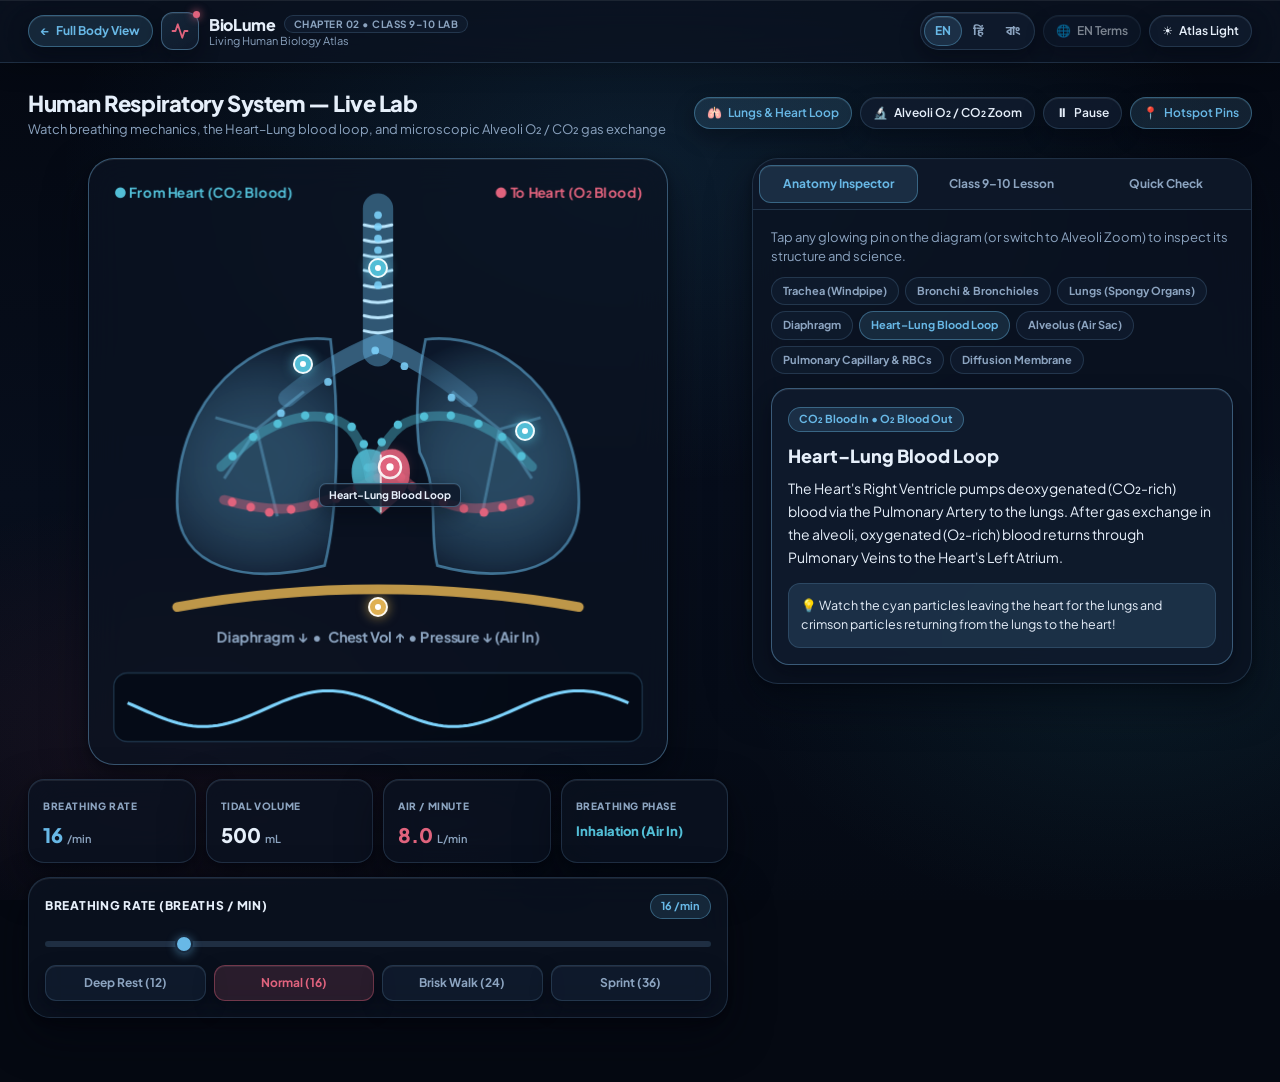
<file: respiratory.html>
<!DOCTYPE html>
<html lang="en" data-theme="dark" data-lang="en">
<head>
  <meta charset="UTF-8" />
  <meta name="viewport" content="width=device-width, initial-scale=1.0" />
  <title>Respiratory System &amp; Gas Exchange — BioLume</title>
  <meta name="description" content="Class 9-10 interactive human respiratory system: live breathing mechanics, heart-lung blood loop, alveoli O2/CO2 diffusion, and trilingual lesson plan." />
  <link rel="preconnect" href="https://fonts.googleapis.com" />
  <link rel="preconnect" href="https://fonts.gstatic.com" crossorigin />
  <link href="https://fonts.googleapis.com/css2?family=Hind+Siliguri:wght@400;500;600;700&family=Noto+Sans+Devanagari:wght@400;500;600;700&family=Plus+Jakarta+Sans:wght@400;500;600;700;800&display=swap" rel="stylesheet" />
  <link rel="stylesheet" href="style.css" />
</head>
<body class="lab-grid-bg">
  <!-- TOP NAVIGATION BAR -->
  <header class="navbar">
    <div class="nav-inner">
      <div class="nav-left">
        <a href="index.html" class="btn-back">
          <span aria-hidden="true">←</span>
          <span data-i18n="nav.backToBody">Full Body View</span>
        </a>

        <a href="index.html" class="brand-btn">
          <span class="brand-icon" aria-hidden="true">
            <svg viewBox="0 0 24 24" width="18" height="18" fill="none" stroke="currentColor" stroke-width="2.4" stroke-linecap="round" stroke-linejoin="round">
              <polyline points="22 12 18 12 15 21 9 3 6 12 2 12"></polyline>
            </svg>
            <span class="brand-dot"></span>
          </span>
          <span class="brand-text">
            <span class="brand-row">
              <strong data-i18n="brand">BioLume</strong>
              <span id="resp-chapter-badge" class="chapter-badge">Chapter 02 • Class 9–10 Lab</span>
            </span>
            <span class="brand-tagline" data-i18n="tagline">Living Human Biology Atlas</span>
          </span>
        </a>
      </div>

      <div class="nav-right">
        <div class="lang-group" role="group" aria-label="Language Selector">
          <button class="lang-btn active" type="button" data-lang-btn="en">EN</button>
          <button class="lang-btn" type="button" data-lang-btn="hi">हिं</button>
          <button class="lang-btn" type="button" data-lang-btn="bn">বাং</button>
        </div>

        <button id="btn-bilingual" class="pill-btn" type="button" aria-pressed="true">
          <span aria-hidden="true">🌐</span>
          <span class="hide-xs" data-i18n="nav.bilingual">EN Terms</span>
        </button>

        <button id="btn-theme" class="pill-btn" type="button">
          <span id="theme-icon" aria-hidden="true">☀️</span>
          <span id="theme-label" class="hide-sm">Atlas Light</span>
        </button>
      </div>
    </div>
  </header>

  <!-- RESPIRATORY DEEP-DIVE WORKSPACE -->
  <main class="heart-view">
    <div class="heart-header">
      <div>
        <h1 id="resp-title" class="heart-title">Human Respiratory System — Live Lab</h1>
        <p id="resp-subtitle" class="heart-subtitle">Switch between Lungs + Heart Loop and Microscopic Alveoli O₂/CO₂ Gas Exchange</p>
      </div>

      <div class="heart-toggles">
        <button id="btn-view-lungs" class="pill-btn active-accent" type="button" aria-pressed="true">
          <span aria-hidden="true">🫁</span>
          <span id="lbl-view-lungs">Lungs &amp; Heart Loop</span>
        </button>
        <button id="btn-view-alveoli" class="pill-btn" type="button" aria-pressed="false">
          <span aria-hidden="true">🔬</span>
          <span id="lbl-view-alveoli">Alveoli O₂ / CO₂ Zoom</span>
        </button>
        <button id="btn-resp-pause" class="pill-btn" type="button">⏸ <span>Pause</span></button>
        <button id="btn-resp-pins" class="pill-btn active-accent" type="button" aria-pressed="true">
          <span aria-hidden="true">📍</span>
          <span id="lbl-resp-pins">Hotspot Pins</span>
        </button>
      </div>
    </div>

    <div class="heart-grid">
      <!-- LEFT: 60 FPS Dual-View Simulation + Live Respiratory Telemetry + Rate Control -->
      <div class="heart-left">
        <div id="resp-canvas-box" class="heart-stage glass-panel">
          <canvas id="resp-canvas" class="heart-canvas" aria-label="Live Respiratory System and Gas Exchange Simulation"></canvas>
          <div id="resp-pins-layer" class="pins-layer"></div>
        </div>

        <!-- Live Physiology Metrics -->
        <div class="metrics-grid">
          <div class="glass-panel metric-card">
            <span id="lbl-m-rate" class="metric-label">Breathing Rate</span>
            <div class="metric-val accent"><span id="metric-brpm">16</span> <small id="lbl-unit-brpm">/min</small></div>
          </div>
          <div class="glass-panel metric-card">
            <span id="lbl-m-tidal" class="metric-label">Tidal Volume</span>
            <div class="metric-val"><span id="metric-tidal">500</span> <small>mL</small></div>
          </div>
          <div class="glass-panel metric-card">
            <span id="lbl-m-vent" class="metric-label">Air / Minute</span>
            <div class="metric-val arterial"><span id="metric-vent">8.0</span> <small id="lbl-unit-lmin">L/min</small></div>
          </div>
          <div class="glass-panel metric-card">
            <span id="lbl-m-phase" class="metric-label">Breathing Phase</span>
            <div id="metric-resp-phase" class="metric-phase">Inhalation (In)</div>
          </div>
        </div>

        <!-- Breathing Rate Control Card -->
        <div class="glass-panel control-card">
          <div class="control-head">
            <span id="lbl-brpm-control" class="control-title">Breathing Rate (Breaths / Min)</span>
            <span id="brpm-pill" class="accent-pill">16 / min</span>
          </div>
          <input id="brpm-slider" class="lab-slider" type="range" min="10" max="40" value="16" aria-label="Breathing Rate Slider" />
          <div class="preset-grid">
            <button class="preset-btn" type="button" data-brpm="12" id="preset-yoga">Deep Rest (12)</button>
            <button class="preset-btn active" type="button" data-brpm="16" id="preset-normal">Normal (16)</button>
            <button class="preset-btn" type="button" data-brpm="24" id="preset-walk">Brisk Walk (24)</button>
            <button class="preset-btn" type="button" data-brpm="36" id="preset-run">Sprint (36)</button>
          </div>
        </div>
      </div>

      <!-- RIGHT: Anatomy Inspector / Class 9–10 Lesson Plan / Quick Check Quiz -->
      <div class="glass-panel reader-panel">
        <div class="reader-tabs" role="tablist">
          <button id="tab-resp-inspect" class="tab-btn active" type="button" data-tab="inspect">Anatomy Inspector</button>
          <button id="tab-resp-lesson" class="tab-btn" type="button" data-tab="lesson">Class 9–10 Lesson</button>
          <button id="tab-resp-quiz" class="tab-btn" type="button" data-tab="quiz">Quick Check</button>
        </div>
        <div id="resp-reader-body" class="reader-body atlas-scroll"></div>
      </div>
    </div>
  </main>

  <script src="lang.js"></script>
  <script src="respiratory.js"></script>
</body>
</html>
</file>
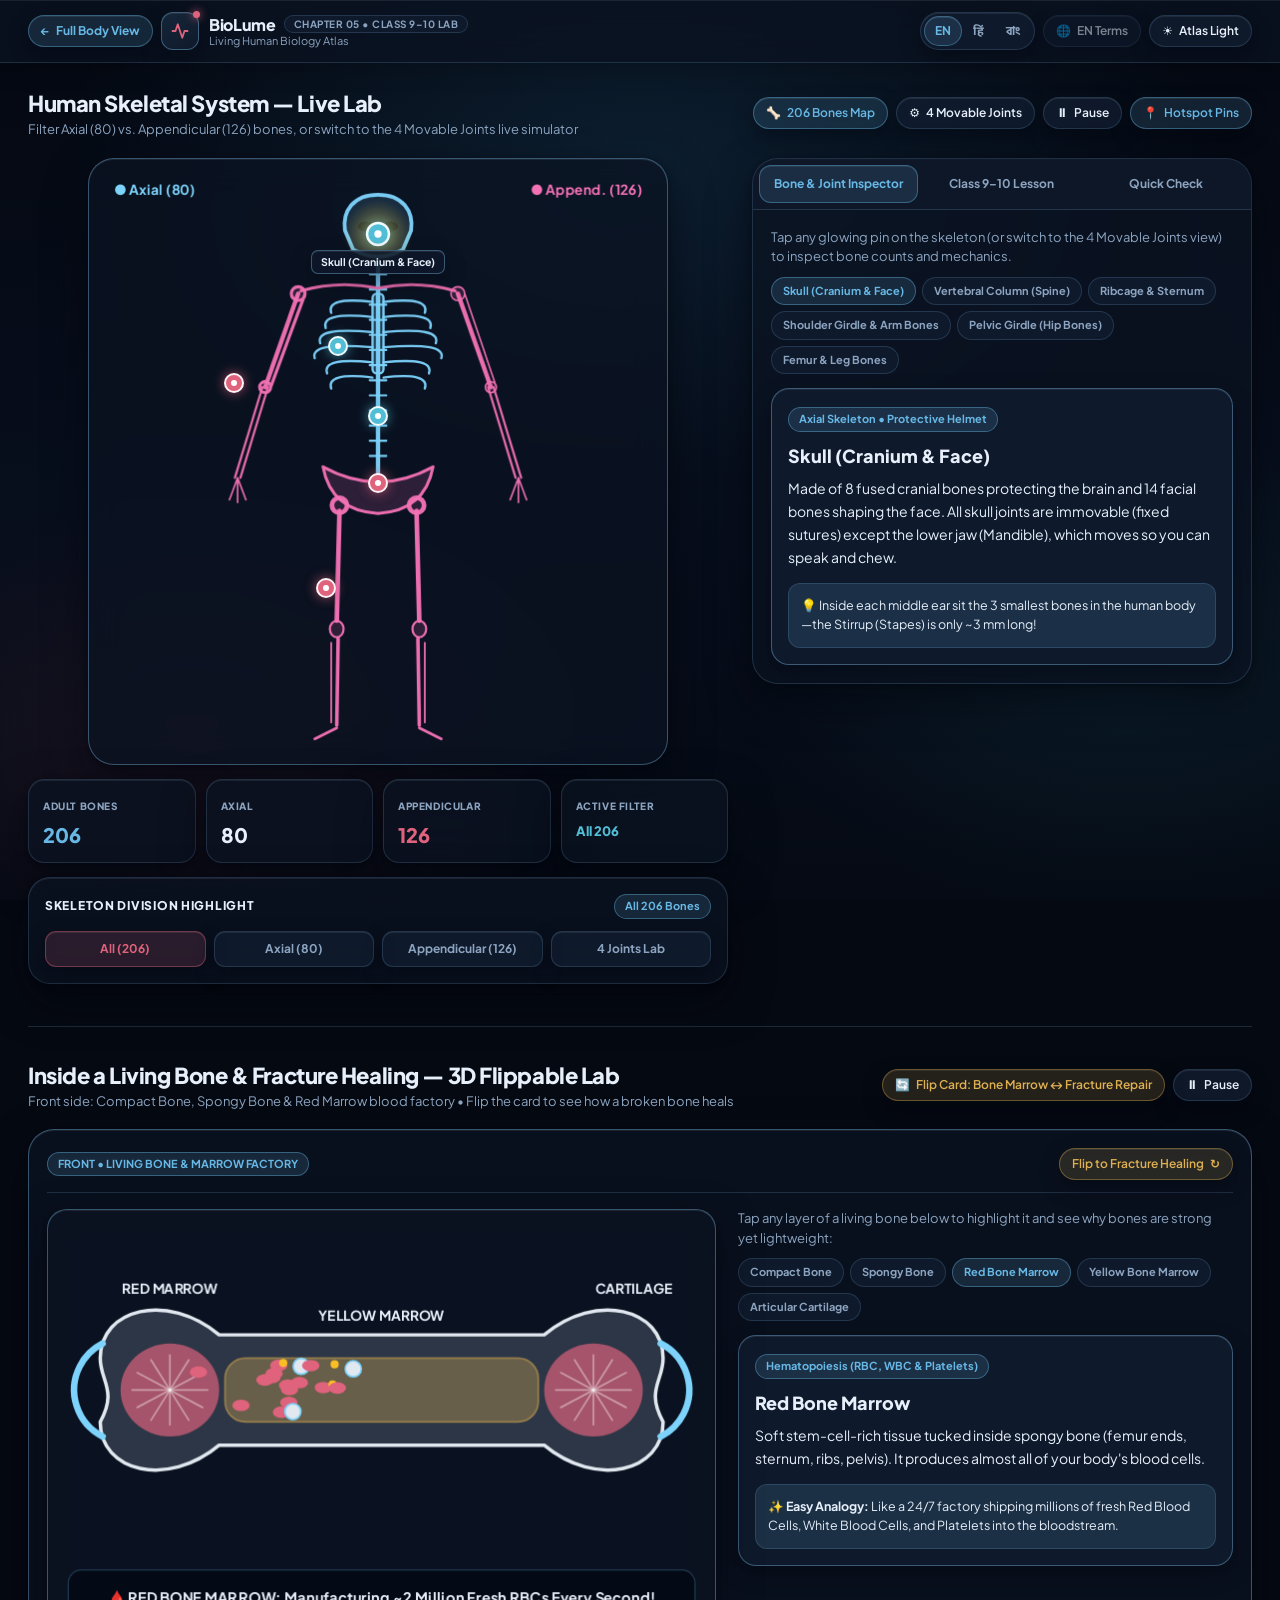
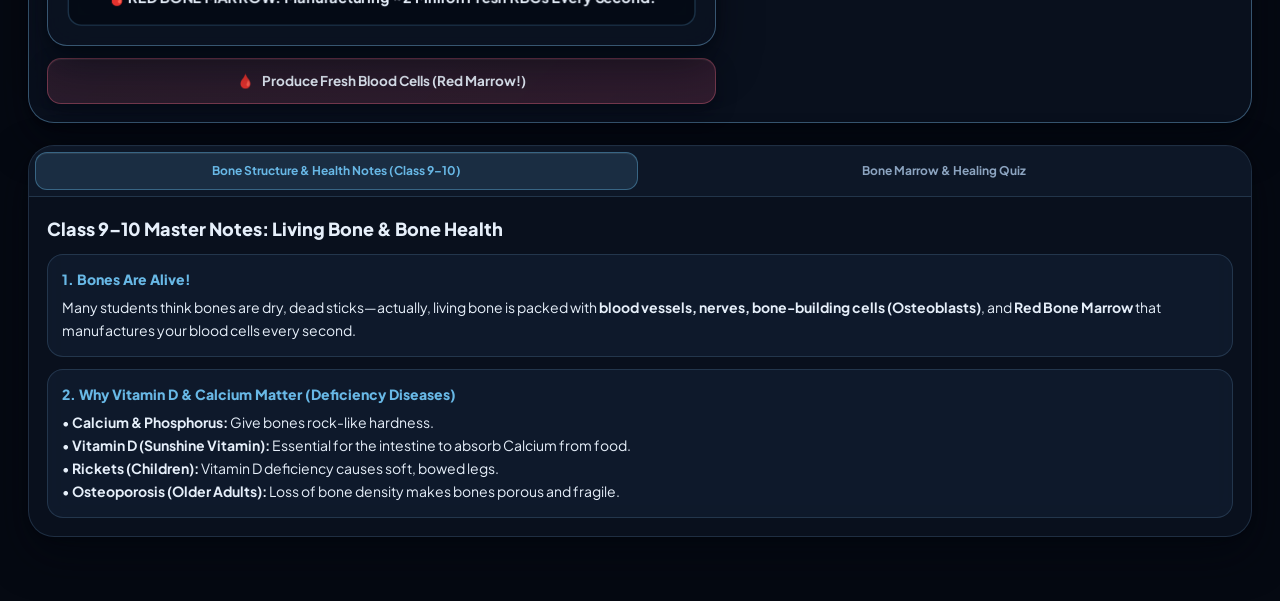
<file: skeletal.html>
<!DOCTYPE html>
<html lang="en" data-theme="dark" data-lang="en">
<head>
  <meta charset="UTF-8" />
  <meta name="viewport" content="width=device-width, initial-scale=1.0" />
  <title>Skeletal System, 206 Bones, Joints &amp; Bone Marrow — BioLume</title>
  <meta name="description" content="Class 9-10 interactive human skeletal system: 206 bones Axial vs Appendicular map, 4 movable joints live animation, 3D flippable Bone Marrow and Fracture Healing lab, and trilingual lesson plan." />
  <link rel="preconnect" href="https://fonts.googleapis.com" />
  <link rel="preconnect" href="https://fonts.gstatic.com" crossorigin />
  <link href="https://fonts.googleapis.com/css2?family=Hind+Siliguri:wght@400;500;600;700&family=Noto+Sans+Devanagari:wght@400;500;600;700&family=Plus+Jakarta+Sans:wght@400;500;600;700;800&display=swap" rel="stylesheet" />
  <link rel="stylesheet" href="style.css" />
</head>
<body class="lab-grid-bg">
  <!-- TOP NAVIGATION BAR -->
  <header class="navbar">
    <div class="nav-inner">
      <div class="nav-left">
        <a href="index.html" class="btn-back">
          <span aria-hidden="true">←</span>
          <span data-i18n="nav.backToBody">Full Body View</span>
        </a>

        <a href="index.html" class="brand-btn">
          <span class="brand-icon" aria-hidden="true">
            <svg viewBox="0 0 24 24" width="18" height="18" fill="none" stroke="currentColor" stroke-width="2.4" stroke-linecap="round" stroke-linejoin="round">
              <polyline points="22 12 18 12 15 21 9 3 6 12 2 12"></polyline>
            </svg>
            <span class="brand-dot"></span>
          </span>
          <span class="brand-text">
            <span class="brand-row">
              <strong data-i18n="brand">BioLume</strong>
              <span id="skel-chapter-badge" class="chapter-badge">Chapter 05 • Class 9–10 Lab</span>
            </span>
            <span class="brand-tagline" data-i18n="tagline">Living Human Biology Atlas</span>
          </span>
        </a>
      </div>

      <div class="nav-right">
        <div class="lang-group" role="group" aria-label="Language Selector">
          <button class="lang-btn active" type="button" data-lang-btn="en">EN</button>
          <button class="lang-btn" type="button" data-lang-btn="hi">हिं</button>
          <button class="lang-btn" type="button" data-lang-btn="bn">বাং</button>
        </div>

        <button id="btn-bilingual" class="pill-btn" type="button" aria-pressed="true">
          <span aria-hidden="true">🌐</span>
          <span class="hide-xs" data-i18n="nav.bilingual">EN Terms</span>
        </button>

        <button id="btn-theme" class="pill-btn" type="button">
          <span id="theme-icon" aria-hidden="true">☀️</span>
          <span id="theme-label" class="hide-sm">Atlas Light</span>
        </button>
      </div>
    </div>
  </header>

  <!-- SECTION 1: 206 BONES & MOVABLE JOINTS LIVE LAB -->
  <main class="heart-view">
    <div class="heart-header">
      <div>
        <h1 id="skel-title" class="heart-title">Human Skeletal System — Live Lab</h1>
        <p id="skel-subtitle" class="heart-subtitle">Filter Axial (80) vs. Appendicular (126) bones, or switch to the 4 Movable Joints live simulator</p>
      </div>

      <div class="heart-toggles">
        <button id="btn-view-bones" class="pill-btn active-accent" type="button" aria-pressed="true">
          <span aria-hidden="true">🦴</span>
          <span id="lbl-view-bones">206 Bones Map</span>
        </button>
        <button id="btn-view-joints" class="pill-btn" type="button" aria-pressed="false">
          <span aria-hidden="true">⚙️</span>
          <span id="lbl-view-joints">4 Movable Joints</span>
        </button>
        <button id="btn-skel-pause" class="pill-btn" type="button">⏸ <span>Pause</span></button>
        <button id="btn-skel-pins" class="pill-btn active-accent" type="button" aria-pressed="true">
          <span aria-hidden="true">📍</span>
          <span id="lbl-skel-pins">Hotspot Pins</span>
        </button>
      </div>
    </div>

    <div class="heart-grid">
      <!-- LEFT: 60 FPS Skeleton / Joints Stage + Bone Count Telemetry + Division Filter -->
      <div class="heart-left">
        <div id="skel-canvas-box" class="heart-stage glass-panel">
          <canvas id="skel-canvas" class="heart-canvas" aria-label="Interactive Human Skeleton and Movable Joints Simulation"></canvas>
          <div id="skel-pins-layer" class="pins-layer"></div>
        </div>

        <!-- Live Skeletal Telemetry -->
        <div class="metrics-grid">
          <div class="glass-panel metric-card">
            <span id="lbl-m-total" class="metric-label">Adult Bones</span>
            <div class="metric-val accent"><span id="metric-total">206</span></div>
          </div>
          <div class="glass-panel metric-card">
            <span id="lbl-m-axial" class="metric-label">Axial</span>
            <div class="metric-val"><span id="metric-axial">80</span></div>
          </div>
          <div class="glass-panel metric-card">
            <span id="lbl-m-append" class="metric-label">Appendicular</span>
            <div class="metric-val arterial"><span id="metric-append">126</span></div>
          </div>
          <div class="glass-panel metric-card">
            <span id="lbl-m-focus" class="metric-label">Active Filter</span>
            <div id="metric-skel-focus" class="metric-phase">All 206</div>
          </div>
        </div>

        <!-- Skeleton Division Highlight Controls -->
        <div class="glass-panel control-card">
          <div class="control-head">
            <span id="lbl-div-control" class="control-title">Skeleton Division Highlight</span>
            <span id="div-pill" class="accent-pill">All 206 Bones</span>
          </div>
          <div class="preset-grid">
            <button class="preset-btn active" type="button" data-div="all" id="preset-div-all">All (206)</button>
            <button class="preset-btn" type="button" data-div="axial" id="preset-div-axial">Axial (80)</button>
            <button class="preset-btn" type="button" data-div="appendicular" id="preset-div-append">Appendicular (126)</button>
            <button class="preset-btn" type="button" data-div="joints" id="preset-div-joints">4 Joints Lab</button>
          </div>
        </div>
      </div>

      <!-- RIGHT: Bone & Joint Inspector / Class 9–10 Lesson Plan / Quick Check -->
      <div id="skel-reader-panel" class="glass-panel reader-panel">
        <div class="reader-tabs" role="tablist">
          <button id="tab-skel-inspect" class="tab-btn active" type="button" data-skel-tab="inspect">Bone &amp; Joint Inspector</button>
          <button id="tab-skel-lesson" class="tab-btn" type="button" data-skel-tab="lesson">Class 9–10 Lesson</button>
          <button id="tab-skel-quiz" class="tab-btn" type="button" data-skel-tab="quiz">Quick Check</button>
        </div>
        <div id="skel-reader-body" class="reader-body atlas-scroll"></div>
      </div>
    </div>

    <!-- ================================================================== -->
    <!-- SECTION 2: 3D FLIPPABLE LIVING BONE <-> FRACTURE HEALING LAB       -->
    <!-- ================================================================== -->
    <section id="bone-marrow-section" style="margin-top:42px;padding-top:32px;border-top:1px solid var(--border);" aria-label="Flippable Living Bone Anatomy and Fracture Healing Lab">
      <div class="heart-header">
        <div>
          <h2 id="bone-sec-title" class="heart-title">Inside a Living Bone &amp; Fracture Healing — 3D Flippable Lab</h2>
          <p id="bone-sec-subtitle" class="heart-subtitle">Front side: Compact Bone, Spongy Bone &amp; Red Marrow blood factory • Flip the card to see how a broken bone heals</p>
        </div>

        <div class="heart-toggles">
          <button id="btn-skel-flip-main" class="pill-btn active-electric" type="button" aria-pressed="false">
            <span aria-hidden="true">🔄</span>
            <span id="lbl-skel-flip-main">Flip Card: Bone Marrow ↔ Fracture Repair</span>
          </button>
          <button id="btn-bone-pause" class="pill-btn" type="button">⏸ <span>Pause</span></button>
        </div>
      </div>

      <!-- 3D FLIPPABLE CARD SCENE -->
      <div class="flip-scene">
        <div id="skel-flip-card" class="flip-card">
          <!-- FRONT FACE: INSIDE A LIVING LONG BONE (BONE MARROW FACTORY) -->
          <div class="flip-face flip-front glass-panel">
            <div class="flip-face-bar">
              <span id="lbl-bone-front-badge" class="accent-pill">FRONT • LIVING BONE &amp; MARROW FACTORY</span>
              <button id="btn-flip-to-heal" class="pill-btn active-electric" type="button">
                <span id="lbl-flip-to-heal">Flip to Fracture Healing</span>
                <span aria-hidden="true">↻</span>
              </button>
            </div>

            <div class="flip-inner-grid">
              <!-- Left: Live 60 FPS Living Bone Cross-Section + Produce Blood Cells Button -->
              <div class="flip-canvas-col">
                <div id="marrow-canvas-box" class="flip-stage glass-panel">
                  <canvas id="marrow-canvas" class="heart-canvas" aria-label="Live 60 FPS Living Bone Marrow Blood Cell Production Animation"></canvas>
                </div>
                <button id="btn-produce-cells" class="primary-cta" type="button" style="margin-top:12px;">
                  <span aria-hidden="true">🩸</span>
                  <span id="lbl-produce-cells">Produce Fresh Blood Cells (Red Marrow!)</span>
                </button>
              </div>

              <!-- Right: Interactive Bone Layers Selector -->
              <div class="flip-info-col">
                <p id="lbl-marrow-prompt" class="heart-subtitle">Tap any layer of a living bone below to highlight it and see why bones are strong yet lightweight:</p>
                <div id="marrow-parts-chips" class="part-pills"></div>
                <div id="marrow-part-detail" class="detail-box"></div>
              </div>
            </div>
          </div>

          <!-- BACK FACE: 4 STAGES OF FRACTURE HEALING -->
          <div class="flip-face flip-back glass-panel">
            <div class="flip-face-bar">
              <span id="lbl-bone-back-badge" class="arterial-pill">BACK • 4 STAGES OF BONE FRACTURE HEALING</span>
              <button id="btn-flip-to-marrow" class="pill-btn active-accent" type="button">
                <span aria-hidden="true">↺</span>
                <span id="lbl-flip-to-marrow">Flip Back to Bone Anatomy</span>
              </button>
            </div>

            <div class="flip-inner-grid">
              <!-- Left: Live 60 FPS Fracture Repair Canvas + Next Stage Trigger -->
              <div class="flip-canvas-col">
                <div id="heal-canvas-box" class="flip-stage glass-panel">
                  <canvas id="heal-canvas" class="heart-canvas" aria-label="Live 60 FPS Bone Fracture Healing Stages Animation"></canvas>
                </div>
                <button id="btn-next-heal-stage" class="primary-cta" type="button" style="margin-top:12px;">
                  <span aria-hidden="true">🩹</span>
                  <span id="lbl-next-heal-stage">Advance Healing Stage (Step 1 → 4)</span>
                </button>
              </div>

              <!-- Right: 4-Stage Fracture Repair Selector -->
              <div class="flip-info-col">
                <p id="lbl-heal-prompt" class="heart-subtitle">Follow the 4 biological stages of how living bone cells (Osteoblasts) rebuild a fracture:</p>
                <div id="heal-steps-chips" class="part-pills"></div>
                <div id="heal-step-detail" class="detail-box"></div>
              </div>
            </div>
          </div>
        </div>
      </div>

      <!-- BONE MARROW & HEALING CLASS 9–10 MASTER NOTES + QUIZ -->
      <div id="bm-reader-panel" class="glass-panel reader-panel" style="margin-top:22px;">
        <div class="reader-tabs" role="tablist" style="grid-template-columns: repeat(2, 1fr);">
          <button id="tab-bm-lesson" class="tab-btn active" type="button" data-bm-tab="lesson">Bone Structure &amp; Health Notes (Class 9–10)</button>
          <button id="tab-bm-quiz" class="tab-btn" type="button" data-bm-tab="quiz">Bone Marrow &amp; Healing Quiz</button>
        </div>
        <div id="bm-reader-body" class="reader-body atlas-scroll"></div>
      </div>
    </section>
  </main>

  <script src="lang.js"></script>
  <script src="skeletal.js"></script>
</body>
</html>
</file>
<file: style.css>
/* =========================================
   BIOLUMINESCENT DARK LAB (DEFAULT — GENTLE & IMMERSIVE)
   ========================================= */
:root {
  --bg: #050912;
  --bg-ambient:
    radial-gradient(ellipse 70% 55% at 50% 18%, rgba(56, 152, 212, 0.14) 0%, transparent 65%),
    radial-gradient(ellipse 55% 45% at 15% 82%, rgba(190, 75, 110, 0.10) 0%, transparent 60%),
    radial-gradient(ellipse 50% 45% at 88% 75%, rgba(45, 168, 178, 0.09) 0%, transparent 60%),
    linear-gradient(180deg, #040811 0%, #070e1c 55%, #050a14 100%);
  --grid-line: rgba(125, 185, 232, 0.045);

  --surface: rgba(11, 20, 34, 0.74);
  --surface-strong: rgba(14, 24, 41, 0.88);
  --surface-hover: rgba(22, 37, 60, 0.85);
  --surface-btn: rgba(17, 29, 48, 0.78);

  --border: rgba(130, 186, 230, 0.18);
  --border-strong: rgba(130, 198, 245, 0.38);
  --edge-highlight: inset 0 1px 0 rgba(255, 255, 255, 0.08);
  --edge-glow: 0 0 0 1px rgba(125, 196, 242, 0.16);

  --text: #e6effa;
  --muted: #8ca4c0;

  /* Calmer, low-glare scientific accents */
  --arterial: #e0637d;
  --arterial-soft: rgba(224, 99, 125, 0.15);
  --arterial-border: rgba(224, 99, 125, 0.40);

  --venous: #52bed6;
  --venous-soft: rgba(82, 190, 214, 0.14);

  --electric: #dfb052;
  --electric-soft: rgba(223, 176, 82, 0.14);
  --electric-border: rgba(223, 176, 82, 0.38);

  --accent: #68b8e6;
  --accent-soft: rgba(104, 184, 230, 0.14);
  --accent-border: rgba(104, 184, 230, 0.40);

  --female: #d47ca8;
  --female-soft: rgba(212, 124, 168, 0.16);
  --female-border: rgba(212, 124, 168, 0.42);

  --shadow-panel:
    0 18px 42px rgba(2, 6, 14, 0.52),
    0 2px 10px rgba(2, 6, 14, 0.35),
    var(--edge-highlight);
  --shadow-float:
    0 8px 20px rgba(2, 6, 14, 0.38),
    var(--edge-highlight);
  --shadow-float-hover:
    0 12px 26px rgba(2, 6, 14, 0.48),
    0 0 16px rgba(104, 184, 230, 0.12),
    inset 0 1px 0 rgba(255, 255, 255, 0.14);
}

/* =========================================
   CLASSIC MEDICAL ATLAS (LIGHT MODE — SOFT & PAPER-LIKE)
   ========================================= */
[data-theme="light"] {
  --bg: #f1f5fa;
  --bg-ambient:
    radial-gradient(ellipse 70% 50% at 50% 15%, rgba(56, 152, 212, 0.10) 0%, transparent 65%),
    radial-gradient(ellipse 50% 45% at 85% 80%, rgba(205, 92, 118, 0.07) 0%, transparent 60%),
    linear-gradient(180deg, #f6f9fd 0%, #ebf1f8 100%);
  --grid-line: rgba(30, 58, 95, 0.045);

  --surface: rgba(255, 255, 255, 0.82);
  --surface-strong: rgba(255, 255, 255, 0.94);
  --surface-hover: rgba(241, 246, 252, 0.96);
  --surface-btn: rgba(247, 250, 254, 0.92);

  --border: rgba(30, 58, 95, 0.12);
  --border-strong: rgba(45, 125, 178, 0.36);
  --edge-highlight: inset 0 1px 0 rgba(255, 255, 255, 0.95);
  --edge-glow: 0 0 0 1px rgba(45, 125, 178, 0.12);

  --text: #162235;
  --muted: #556982;

  --arterial: #c24b65;
  --arterial-soft: rgba(194, 75, 101, 0.11);
  --arterial-border: rgba(194, 75, 101, 0.34);

  --venous: #2c88a8;
  --venous-soft: rgba(44, 136, 168, 0.11);

  --electric: #b58428;
  --electric-soft: rgba(181, 132, 40, 0.12);
  --electric-border: rgba(181, 132, 40, 0.34);

  --accent: #2b7eb3;
  --accent-soft: rgba(43, 126, 179, 0.11);
  --accent-border: rgba(43, 126, 179, 0.36);

  --female: #b55a88;
  --female-soft: rgba(181, 90, 136, 0.12);
  --female-border: rgba(181, 90, 136, 0.36);

  --shadow-panel:
    0 14px 32px rgba(22, 34, 53, 0.08),
    0 2px 8px rgba(22, 34, 53, 0.04),
    var(--edge-highlight);
  --shadow-float:
    0 5px 14px rgba(22, 34, 53, 0.07),
    var(--edge-highlight);
  --shadow-float-hover:
    0 9px 20px rgba(22, 34, 53, 0.11),
    0 0 0 1px rgba(43, 126, 179, 0.14),
    var(--edge-highlight);
}

/* =========================================
   BASE RESET & IMMERSIVE CANVAS BACKDROP
   ========================================= */
*, *::before, *::after {
  box-sizing: border-box;
  margin: 0;
  padding: 0;
}

html {
  background-color: var(--bg);
  color: var(--text);
  scroll-behavior: smooth;
  max-width: 100%;
  overflow-x: clip;
}

body {
  position: relative;
  min-height: 100vh;
  max-width: 100%;
  overflow-x: clip;
  background-color: var(--bg);
  background-image: var(--bg-ambient);
  background-attachment: fixed;
  color: var(--text);
  font-family: "Plus Jakarta Sans", "Hind Siliguri", "Noto Sans Devanagari", system-ui, sans-serif;
  line-height: 1.5;
  transition: background-color 0.3s ease, color 0.3s ease;
  -webkit-font-smoothing: antialiased;
}

.lab-grid-bg::before {
  content: "";
  position: fixed;
  inset: 0;
  z-index: -1;
  pointer-events: none;
  background-image:
    linear-gradient(to right, var(--grid-line) 1px, transparent 1px),
    linear-gradient(to bottom, var(--grid-line) 1px, transparent 1px);
  background-size: 40px 40px;
  mask-image: radial-gradient(ellipse 85% 80% at 50% 40%, #000 35%, transparent 100%);
  -webkit-mask-image: radial-gradient(ellipse 85% 80% at 50% 40%, #000 35%, transparent 100%);
}

html[data-lang="hi"] body {
  font-family: "Noto Sans Devanagari", "Plus Jakarta Sans", system-ui, sans-serif;
  line-height: 1.7;
}

html[data-lang="bn"] body {
  font-family: "Hind Siliguri", "Plus Jakarta Sans", system-ui, sans-serif;
  line-height: 1.72;
}

a {
  color: inherit;
  text-decoration: none;
}

button {
  font: inherit;
  color: inherit;
  background: none;
  border: none;
  cursor: pointer;
}

.hidden {
  display: none !important;
}

.glass-panel {
  background: var(--surface);
  backdrop-filter: blur(18px);
  -webkit-backdrop-filter: blur(18px);
  border: 1px solid var(--border);
  box-shadow: var(--shadow-panel);
  transition: border-color 0.25s ease, box-shadow 0.25s ease, background-color 0.25s ease;
}

/* =========================================
   TOP NAVIGATION BAR
   ========================================= */
.navbar {
  position: sticky;
  top: 0;
  z-index: 40;
  width: 100%;
  border-bottom: 1px solid var(--border);
  background: var(--surface);
  backdrop-filter: blur(20px);
  -webkit-backdrop-filter: blur(20px);
  box-shadow: 0 6px 24px rgba(0, 0, 0, 0.18), var(--edge-highlight);
}

.nav-inner {
  max-width: 1400px;
  margin: 0 auto;
  padding: 10px 14px;
  display: flex;
  flex-wrap: wrap;
  align-items: center;
  justify-content: space-between;
  gap: 8px;
}

.nav-left, .nav-right {
  display: flex;
  align-items: center;
  gap: 8px;
  min-width: 0;
}

.btn-back {
  display: inline-flex;
  align-items: center;
  gap: 6px;
  padding: 6px 12px;
  border-radius: 999px;
  border: 1px solid var(--accent-border);
  background: var(--accent-soft);
  color: var(--accent);
  font-size: 12px;
  font-weight: 700;
  box-shadow: var(--shadow-float);
  transition: transform 0.2s ease, box-shadow 0.2s ease, border-color 0.2s ease;
}

.btn-back:hover {
  transform: translateY(-1.5px);
  border-color: var(--border-strong);
  box-shadow: var(--shadow-float-hover);
}

.btn-back:active { transform: translateY(0) scale(0.97); }

.brand-btn {
  display: flex;
  align-items: center;
  gap: 10px;
  text-align: left;
}

.brand-icon {
  position: relative;
  width: 38px;
  height: 38px;
  border-radius: 12px;
  border: 1px solid var(--border-strong);
  background: linear-gradient(145deg, var(--accent-soft), var(--surface-btn));
  color: var(--arterial);
  display: flex;
  align-items: center;
  justify-content: center;
  box-shadow: var(--shadow-float);
  animation: gentleFloat 4.6s ease-in-out infinite;
  transition: transform 0.2s ease, border-color 0.2s ease;
}

.brand-btn:hover .brand-icon {
  border-color: var(--accent);
}

.brand-dot {
  position: absolute;
  top: -2px;
  right: -2px;
  width: 7px;
  height: 7px;
  border-radius: 50%;
  background: var(--arterial);
  box-shadow: 0 0 8px var(--arterial);
}

.brand-text {
  display: flex;
  flex-direction: column;
  line-height: 1.2;
}

.brand-row {
  display: flex;
  align-items: center;
  gap: 8px;
}

.brand-row strong {
  font-size: 16px;
  font-weight: 800;
  letter-spacing: -0.02em;
}

.chapter-badge {
  display: none;
  padding: 2px 9px;
  border-radius: 999px;
  border: 1px solid var(--border);
  background: var(--surface-btn);
  color: var(--muted);
  font-size: 10px;
  font-weight: 700;
  text-transform: uppercase;
  letter-spacing: 0.05em;
}

.brand-tagline {
  display: none;
  font-size: 11px;
  color: var(--muted);
}

.lang-group {
  display: flex;
  align-items: center;
  padding: 3px;
  border-radius: 999px;
  border: 1px solid var(--border);
  background: var(--surface-btn);
  box-shadow: var(--shadow-float);
}

.lang-btn {
  padding: 5px 10px;
  border-radius: 999px;
  border: 1px solid transparent;
  font-size: 12px;
  font-weight: 700;
  color: var(--muted);
  transition: all 0.2s ease;
}

.lang-btn:hover { color: var(--text); }

.lang-btn.active {
  background: var(--accent-soft);
  border-color: var(--accent-border);
  color: var(--accent);
  box-shadow: inset 0 1px 0 rgba(255, 255, 255, 0.1);
}

.pill-btn {
  display: inline-flex;
  align-items: center;
  gap: 6px;
  padding: 6px 12px;
  border-radius: 999px;
  border: 1px solid var(--border);
  background: var(--surface-btn);
  color: var(--text);
  font-size: 12px;
  font-weight: 600;
  box-shadow: var(--shadow-float);
  transition: transform 0.2s ease, border-color 0.2s ease, box-shadow 0.2s ease, background-color 0.2s ease;
}

.pill-btn:hover {
  transform: translateY(-1.5px);
  border-color: var(--border-strong);
  box-shadow: var(--shadow-float-hover);
}

.pill-btn:active { transform: translateY(0) scale(0.97); }

.pill-btn.active-accent {
  border-color: var(--accent-border);
  background: var(--accent-soft);
  color: var(--accent);
}

.pill-btn.active-electric {
  border-color: var(--electric-border);
  background: var(--electric-soft);
  color: var(--electric);
}

.pill-btn.dimmed { opacity: 0.52; }

/* =========================================
   FRONT PAGE — RESPONSIVE MULTI-DEVICE WORKSPACE
   ========================================= */
.atlas-workspace {
  max-width: 1400px;
  margin: 0 auto;
  padding: 16px 14px 48px;
}

.stage-top-bar {
  margin-bottom: 18px;
  display: flex;
  flex-wrap: wrap;
  align-items: center;
  justify-content: space-between;
  gap: 10px;
}

.sex-toggle {
  display: inline-flex;
  padding: 4px;
  border-radius: 999px;
}

.sex-btn {
  display: inline-flex;
  align-items: center;
  gap: 6px;
  padding: 7px 14px;
  border-radius: 999px;
  border: 1px solid transparent;
  font-size: 12px;
  font-weight: 700;
  color: var(--muted);
  transition: all 0.22s ease;
}

.sex-btn:hover { color: var(--text); }

.sex-btn.active-male {
  background: var(--accent-soft);
  border-color: var(--accent-border);
  color: var(--accent);
  box-shadow: var(--edge-highlight);
}

.sex-btn.active-female {
  background: var(--female-soft);
  border-color: var(--female-border);
  color: var(--female);
  box-shadow: var(--edge-highlight);
}

.telemetry-badges {
  display: flex;
  flex-wrap: wrap;
  align-items: center;
  gap: 8px;
}

.badge-pill {
  display: inline-flex;
  align-items: center;
  gap: 6px;
  padding: 6px 12px;
  border-radius: 999px;
  font-size: 11px;
  font-weight: 700;
}

.fps-badge { color: #56c99b; }
.bpm-badge { color: var(--arterial); }

.live-dot {
  width: 7px;
  height: 7px;
  border-radius: 50%;
  background: #56c99b;
  box-shadow: 0 0 8px rgba(86, 201, 155, 0.7);
  animation: pulseDot 1.8s ease-in-out infinite;
}

.workspace-grid {
  display: grid;
  grid-template-columns: minmax(0, 1fr);
  gap: 18px;
  align-items: start;
}

.col-body,
.col-inspector,
.col-dock {
  min-width: 0;
}

.col-body {
  display: flex;
  justify-content: center;
}

.col-inspector {
  display: flex;
  flex-direction: column;
  gap: 14px;
}

/* Full Human Body Stage — Zero padding so 360x640 SVG & Canvas align 1:1 */
.body-stage {
  position: relative;
  width: 100%;
  max-width: 370px;
  aspect-ratio: 9 / 16;
  border-radius: 26px;
  padding: 0;
  overflow: hidden;
  border-color: var(--border-strong);
}

.pedestal-glow {
  pointer-events: none;
  position: absolute;
  left: 36px;
  right: 36px;
  bottom: 14px;
  height: 30px;
  border-radius: 50%;
  background: rgba(104, 184, 230, 0.20);
  filter: blur(20px);
}

.body-svg {
  position: absolute;
  inset: 0;
  z-index: 10;
  width: 100%;
  height: 100%;
  display: block;
  user-select: none;
}

.stage-canvas {
  pointer-events: none;
  position: absolute;
  inset: 0;
  z-index: 20;
  width: 100%;
  height: 100%;
}

.organ-clickable {
  cursor: pointer;
  outline: none;
  transition: filter 0.22s ease, opacity 0.25s ease;
}

.organ-clickable:hover,
.organ-clickable:focus-visible {
  filter: drop-shadow(0 0 8px var(--accent));
}

.stage-hint-wrap {
  pointer-events: none;
  position: absolute;
  left: 12px;
  right: 12px;
  bottom: 12px;
  z-index: 30;
  display: flex;
  justify-content: center;
}

.stage-hint {
  padding: 6px 13px;
  border-radius: 999px;
  border: 1px solid var(--border);
  background: var(--surface-strong);
  font-size: 11px;
  font-weight: 600;
  text-align: center;
  color: var(--text);
  box-shadow: var(--shadow-float);
}

/* =========================================
   INSPECTOR CARDS, SLIDERS & GENTLE CTA BUTTONS
   ========================================= */
.control-card {
  border-radius: 22px;
  padding: 16px;
}

.control-head {
  display: flex;
  align-items: center;
  justify-content: space-between;
  gap: 8px;
  margin-bottom: 10px;
}

.control-title {
  font-size: 12px;
  font-weight: 800;
  text-transform: uppercase;
  letter-spacing: 0.06em;
}

.accent-pill {
  padding: 3px 10px;
  border-radius: 999px;
  border: 1px solid var(--accent-border);
  background: var(--accent-soft);
  color: var(--accent);
  font-size: 11px;
  font-weight: 700;
}

.arterial-pill {
  padding: 3px 10px;
  border-radius: 999px;
  border: 1px solid var(--arterial-border);
  background: var(--arterial-soft);
  color: var(--arterial);
  font-size: 12px;
  font-weight: 700;
}

.lab-slider {
  -webkit-appearance: none;
  appearance: none;
  width: 100%;
  height: 6px;
  border-radius: 999px;
  background: var(--border);
  outline: none;
  cursor: pointer;
}

.lab-slider::-webkit-slider-thumb {
  -webkit-appearance: none;
  appearance: none;
  width: 18px;
  height: 18px;
  border-radius: 50%;
  background: var(--accent);
  border: 2px solid var(--surface-strong);
  box-shadow: 0 2px 10px rgba(104, 184, 230, 0.45);
  transition: transform 0.15s ease;
}

.lab-slider::-webkit-slider-thumb:hover { transform: scale(1.12); }

.lab-slider-arterial::-webkit-slider-thumb {
  background: var(--arterial);
  box-shadow: 0 2px 10px rgba(224, 99, 125, 0.45);
}

.xray-steps {
  margin-top: 8px;
  display: grid;
  grid-template-columns: repeat(4, 1fr);
  gap: 4px;
}

.xray-step-btn {
  font-size: 10px;
  font-weight: 700;
  color: var(--muted);
  text-align: center;
  padding: 3px 2px;
  border-radius: 6px;
  transition: color 0.18s ease, background-color 0.18s ease;
}

.xray-step-btn:hover { color: var(--text); }
.xray-step-btn.active {
  color: var(--accent);
  background: var(--accent-soft);
}

.micro-label {
  font-size: 10px;
  font-weight: 800;
  text-transform: uppercase;
  letter-spacing: 0.08em;
  color: var(--accent);
}

.live-tag {
  padding: 2px 8px;
  border-radius: 999px;
  border: 1px solid var(--arterial-border);
  background: var(--arterial-soft);
  color: var(--arterial);
  font-size: 10px;
  font-weight: 700;
  letter-spacing: 0.04em;
}

.sys-title {
  font-size: 20px;
  font-weight: 800;
  letter-spacing: -0.02em;
  margin-top: 4px;
}

.sys-desc {
  margin-top: 6px;
  font-size: 13px;
  color: var(--muted);
}

.legend-grid {
  margin-top: 14px;
  display: grid;
  grid-template-columns: 1fr 1fr;
  gap: 8px;
}

.legend-item {
  display: flex;
  align-items: center;
  gap: 8px;
  padding: 8px 10px;
  border-radius: 12px;
  border: 1px solid var(--border);
  background: var(--surface-btn);
  font-size: 11px;
  font-weight: 600;
}

.dot {
  width: 9px;
  height: 9px;
  border-radius: 50%;
  flex-shrink: 0;
}

.arterial-dot { background: var(--arterial); box-shadow: 0 0 6px var(--arterial); }
.venous-dot { background: var(--venous); box-shadow: 0 0 6px var(--venous); }

.primary-cta {
  margin-top: 14px;
  width: 100%;
  display: inline-flex;
  align-items: center;
  justify-content: center;
  gap: 8px;
  padding: 12px 16px;
  border-radius: 14px;
  border: 1px solid var(--arterial-border);
  background: linear-gradient(135deg, var(--arterial-soft), rgba(168, 68, 98, 0.24));
  color: var(--text);
  font-size: 13.5px;
  font-weight: 700;
  box-shadow: var(--shadow-float);
  transition: transform 0.2s ease, border-color 0.2s ease, box-shadow 0.2s ease, background-color 0.2s ease;
}

.primary-cta:hover {
  transform: translateY(-2px);
  border-color: var(--arterial);
  box-shadow: 0 12px 24px rgba(0, 0, 0, 0.26), 0 0 14px rgba(224, 99, 125, 0.16), var(--edge-highlight);
}

.primary-cta:active { transform: translateY(0) scale(0.98); }

.soon-box {
  margin-top: 14px;
  padding: 14px;
  border-radius: 15px;
  border: 1px solid var(--border);
  background: var(--surface-btn);
}

.soon-title { font-size: 13px; font-weight: 700; }
.soon-desc { margin-top: 4px; font-size: 12px; color: var(--muted); }

.secondary-cta {
  margin-top: 10px;
  display: inline-flex;
  align-items: center;
  gap: 6px;
  padding: 8px 13px;
  border-radius: 11px;
  border: 1px solid var(--accent-border);
  background: var(--accent-soft);
  color: var(--accent);
  font-size: 12px;
  font-weight: 700;
  box-shadow: var(--shadow-float);
  transition: transform 0.2s ease, border-color 0.2s ease, box-shadow 0.2s ease;
}

.secondary-cta:hover {
  transform: translateY(-1.5px);
  border-color: var(--accent);
  box-shadow: var(--shadow-float-hover);
}

/* =========================================
   ORGAN SYSTEMS DOCK
   ========================================= */
.dock-card {
  border-radius: 22px;
  overflow: hidden;
}

.dock-header {
  width: 100%;
  padding: 13px 15px;
  display: flex;
  align-items: center;
  justify-content: space-between;
  gap: 10px;
  text-align: left;
  transition: background-color 0.2s ease;
}

.dock-header:hover { background: var(--surface-hover); }

.dock-head-left {
  display: flex;
  align-items: center;
  gap: 10px;
  min-width: 0;
}

.dock-icon {
  width: 34px;
  height: 34px;
  border-radius: 11px;
  border: 1px solid var(--accent-border);
  background: var(--accent-soft);
  display: flex;
  align-items: center;
  justify-content: center;
  font-size: 15px;
  flex-shrink: 0;
  box-shadow: var(--shadow-float);
  animation: gentleFloat 5.2s ease-in-out infinite;
}

.dock-titles {
  display: flex;
  flex-direction: column;
  min-width: 0;
}

.dock-titles strong {
  font-size: 12px;
  font-weight: 800;
  text-transform: uppercase;
  letter-spacing: 0.05em;
}

.dock-titles span {
  font-size: 11px;
  color: var(--muted);
  white-space: nowrap;
  overflow: hidden;
  text-overflow: ellipsis;
}

.dock-chevron {
  width: 28px;
  height: 28px;
  border-radius: 9px;
  border: 1px solid var(--border);
  background: var(--surface-btn);
  display: flex;
  align-items: center;
  justify-content: center;
  font-size: 13px;
  color: var(--muted);
}

.dock-list {
  border-top: 1px solid var(--border);
  padding: 10px;
  display: grid;
  grid-template-columns: 1fr;
  gap: 8px;
}

.dock-item {
  width: 100%;
  display: flex;
  align-items: flex-start;
  gap: 10px;
  padding: 10px 11px;
  border-radius: 14px;
  border: 1px solid var(--border);
  background: var(--surface-btn);
  text-align: left;
  box-shadow: var(--shadow-float);
  transition: transform 0.2s ease, border-color 0.2s ease, background-color 0.2s ease, box-shadow 0.2s ease;
}

.dock-item:hover {
  transform: translateY(-2px);
  border-color: var(--border-strong);
  background: var(--surface-hover);
  box-shadow: var(--shadow-float-hover);
}

.dock-item.active {
  border-color: var(--accent-border);
  background: linear-gradient(145deg, var(--accent-soft), var(--surface-hover));
  box-shadow: var(--shadow-float-hover);
}

.dock-item-icon {
  width: 34px;
  height: 34px;
  border-radius: 10px;
  border: 1px solid var(--border);
  background: var(--surface-strong);
  display: flex;
  align-items: center;
  justify-content: center;
  font-size: 15px;
  flex-shrink: 0;
  transition: transform 0.2s ease;
}

.dock-item:hover .dock-item-icon {
  transform: translateY(-1px) scale(1.04);
}

.dock-item-body { flex: 1; min-width: 0; }

.dock-item-top {
  display: flex;
  align-items: center;
  justify-content: space-between;
  gap: 6px;
}

.dock-item-name {
  font-size: 12.5px;
  font-weight: 700;
  white-space: nowrap;
  overflow: hidden;
  text-overflow: ellipsis;
}

.dock-badge-soon {
  padding: 1px 7px;
  border-radius: 999px;
  border: 1px solid var(--border);
  background: var(--surface-strong);
  color: var(--muted);
  font-size: 9px;
  font-weight: 700;
  flex-shrink: 0;
}

.dock-item-desc {
  margin-top: 3px;
  font-size: 11px;
  color: var(--muted);
  line-height: 1.38;
}

.dock-launch-link {
  margin-top: 7px;
  width: 100%;
  display: flex;
  align-items: center;
  justify-content: center;
  gap: 6px;
  padding: 8px 12px;
  border-radius: 11px;
  border: 1px solid var(--arterial-border);
  background: linear-gradient(135deg, var(--arterial-soft), rgba(168, 68, 98, 0.22));
  color: var(--text);
  font-size: 12px;
  font-weight: 700;
  box-shadow: var(--shadow-float);
  transition: transform 0.18s ease, border-color 0.18s ease;
}

.dock-launch-link:hover {
  transform: translateY(-1.5px);
  border-color: var(--arterial);
}

/* =========================================
   ORGAN DEEP-DIVE PAGES (CIRCULATORY / RESPIRATORY / NERVOUS)
   ========================================= */
.heart-view {
  max-width: 1400px;
  margin: 0 auto;
  padding: 18px 14px 56px;
}

.heart-header {
  display: flex;
  flex-wrap: wrap;
  align-items: center;
  justify-content: space-between;
  gap: 12px;
  margin-bottom: 18px;
}

.heart-title {
  font-size: 22px;
  font-weight: 800;
  letter-spacing: -0.02em;
}

.heart-subtitle {
  font-size: 13px;
  color: var(--muted);
}

.heart-toggles {
  display: flex;
  flex-wrap: wrap;
  gap: 8px;
}

.heart-grid {
  display: grid;
  grid-template-columns: minmax(0, 1fr);
  gap: 20px;
  align-items: start;
}

.heart-left {
  display: flex;
  flex-direction: column;
  gap: 14px;
  min-width: 0;
}

.heart-stage {
  position: relative;
  width: 100%;
  max-width: 580px;
  margin: 0 auto;
  aspect-ratio: 420 / 440;
  border-radius: 26px;
  overflow: hidden;
  border-color: var(--border-strong);
}

.heart-canvas {
  width: 100%;
  height: 100%;
  display: block;
}

.pins-layer {
  position: absolute;
  inset: 0;
  pointer-events: none;
}

.hotspot-pin {
  pointer-events: auto;
  position: absolute;
  transform: translate(-50%, -50%);
}

.pin-dot {
  position: relative;
  display: flex;
  align-items: center;
  justify-content: center;
  width: 20px;
  height: 20px;
  border-radius: 50%;
  border: 2px solid rgba(255, 255, 255, 0.92);
  transition: transform 0.18s ease;
}

.pin-dot::after {
  content: "";
  width: 6px;
  height: 6px;
  border-radius: 50%;
  background: #ffffff;
}

.pin-arterial { background: var(--arterial); box-shadow: 0 0 12px rgba(224, 99, 125, 0.7); }
.pin-venous { background: var(--venous); box-shadow: 0 0 12px rgba(82, 190, 214, 0.7); }
.pin-electric { background: var(--electric); box-shadow: 0 0 12px rgba(223, 176, 82, 0.7); }

.hotspot-pin.selected .pin-dot,
.hotspot-pin:hover .pin-dot { transform: scale(1.22); }

.pin-label {
  pointer-events: none;
  position: absolute;
  left: 50%;
  top: calc(100% + 6px);
  transform: translateX(-50%);
  white-space: nowrap;
  padding: 3px 9px;
  border-radius: 7px;
  border: 1px solid var(--border-strong);
  background: var(--surface-strong);
  color: var(--text);
  font-size: 10.5px;
  font-weight: 700;
  opacity: 0;
  transition: opacity 0.16s ease;
  z-index: 15;
  box-shadow: var(--shadow-float);
}

.hotspot-pin.selected .pin-label,
.hotspot-pin:hover .pin-label { opacity: 1; }

.metrics-grid {
  display: grid;
  grid-template-columns: repeat(2, minmax(0, 1fr));
  gap: 10px;
}

.metric-card {
  border-radius: 16px;
  padding: 12px 14px;
}

.metric-label {
  font-size: 10px;
  font-weight: 800;
  text-transform: uppercase;
  letter-spacing: 0.06em;
  color: var(--muted);
}

.metric-val {
  margin-top: 4px;
  font-size: 20px;
  font-weight: 800;
}

.metric-val small {
  font-size: 11px;
  font-weight: 600;
  color: var(--muted);
}

.metric-val.arterial { color: var(--arterial); }
.metric-val.accent { color: var(--accent); }

.metric-phase {
  margin-top: 6px;
  font-size: 13px;
  font-weight: 800;
  color: var(--venous);
}

.metric-phase.systole { color: var(--arterial); }

.preset-grid {
  margin-top: 12px;
  display: grid;
  grid-template-columns: repeat(2, minmax(0, 1fr));
  gap: 8px;
}

.preset-btn {
  padding: 8px 10px;
  border-radius: 11px;
  border: 1px solid var(--border);
  background: var(--surface-btn);
  color: var(--muted);
  font-size: 12px;
  font-weight: 700;
  box-shadow: var(--shadow-float);
  transition: transform 0.18s ease, border-color 0.18s ease, color 0.18s ease;
}

.preset-btn:hover {
  transform: translateY(-1.5px);
  color: var(--text);
  border-color: var(--border-strong);
}

.preset-btn.active {
  border-color: var(--arterial-border);
  background: var(--arterial-soft);
  color: var(--arterial);
}

/* Reader Panel */
.reader-panel {
  border-radius: 26px;
  overflow: hidden;
  display: flex;
  flex-direction: column;
  min-width: 0;
}

.reader-tabs {
  display: grid;
  grid-template-columns: repeat(3, 1fr);
  gap: 5px;
  padding: 6px;
  border-bottom: 1px solid var(--border);
  background: var(--surface-strong);
}

.tab-btn {
  padding: 9px 6px;
  border-radius: 12px;
  border: 1px solid transparent;
  font-size: 12px;
  font-weight: 700;
  color: var(--muted);
  transition: all 0.2s ease;
}

.tab-btn:hover { color: var(--text); }

.tab-btn.active {
  background: var(--accent-soft);
  border-color: var(--accent-border);
  color: var(--accent);
  box-shadow: var(--edge-highlight);
}

.reader-body {
  padding: 18px;
  overflow-y: auto;
  flex: 1;
}

.part-pills {
  display: flex;
  flex-wrap: wrap;
  gap: 6px;
  margin: 10px 0 14px;
}

.part-pill {
  padding: 5px 11px;
  border-radius: 999px;
  border: 1px solid var(--border);
  background: var(--surface-btn);
  color: var(--muted);
  font-size: 11px;
  font-weight: 700;
  transition: transform 0.16s ease, border-color 0.16s ease, color 0.16s ease;
}

.part-pill:hover {
  transform: translateY(-1px);
  color: var(--text);
  border-color: var(--border-strong);
}

.part-pill.active {
  border-color: var(--accent-border);
  background: var(--accent-soft);
  color: var(--accent);
}

.detail-box {
  padding: 16px;
  border-radius: 18px;
  border: 1px solid var(--border-strong);
  background: var(--surface-btn);
  box-shadow: var(--shadow-float);
}

.detail-type {
  display: inline-block;
  padding: 3px 10px;
  border-radius: 999px;
  border: 1px solid var(--accent-border);
  background: var(--accent-soft);
  color: var(--accent);
  font-size: 11px;
  font-weight: 700;
}

.detail-title {
  margin-top: 10px;
  font-size: 18px;
  font-weight: 800;
}

.detail-summary {
  margin-top: 8px;
  font-size: 14px;
  line-height: 1.65;
}

.detail-fact {
  margin-top: 14px;
  padding: 12px;
  border-radius: 12px;
  border: 1px solid var(--border);
  background: var(--accent-soft);
  font-size: 12.5px;
  line-height: 1.55;
}

.chapter-sec {
  padding: 14px;
  border-radius: 16px;
  border: 1px solid var(--border);
  background: var(--surface-btn);
  margin-top: 12px;
}

.chapter-sec h3 {
  font-size: 14px;
  font-weight: 800;
  color: var(--accent);
}

.chapter-sec p {
  margin-top: 6px;
  font-size: 14px;
  line-height: 1.65;
}

.quiz-option {
  width: 100%;
  text-align: left;
  padding: 11px 14px;
  border-radius: 12px;
  border: 1px solid var(--border);
  background: var(--surface-btn);
  font-size: 13px;
  font-weight: 600;
  margin-top: 8px;
  transition: transform 0.16s ease, border-color 0.16s ease;
}

.quiz-option:hover:not(:disabled) {
  transform: translateY(-1px);
  border-color: var(--border-strong);
}

.quiz-option.correct {
  border-color: rgba(86, 201, 155, 0.65);
  background: rgba(86, 201, 155, 0.14);
  color: #6ee7b7;
}

.quiz-option.wrong {
  border-color: var(--arterial-border);
  background: var(--arterial-soft);
  color: var(--arterial);
}

/* =========================================
   3D FLIPPABLE NEURON <-> SYNAPSE CARD SYSTEM
   ========================================= */
.flip-scene {
  perspective: 1600px;
  width: 100%;
}

.flip-card {
  display: grid;
  width: 100%;
  transform-style: preserve-3d;
  transition: transform 0.72s cubic-bezier(0.22, 1, 0.36, 1);
}

.flip-card.is-flipped {
  transform: rotateY(180deg);
}

.flip-face {
  grid-area: 1 / 1;
  backface-visibility: hidden;
  -webkit-backface-visibility: hidden;
  border-radius: 26px;
  padding: 18px;
  border-color: var(--border-strong);
}

.flip-front {
  transform: rotateY(0deg);
  pointer-events: auto;
}

.flip-back {
  transform: rotateY(180deg);
  pointer-events: none;
}

.flip-card.is-flipped .flip-front {
  pointer-events: none;
}

.flip-card.is-flipped .flip-back {
  pointer-events: auto;
}

.flip-face-bar {
  display: flex;
  flex-wrap: wrap;
  align-items: center;
  justify-content: space-between;
  gap: 10px;
  margin-bottom: 16px;
  padding-bottom: 12px;
  border-bottom: 1px solid var(--border);
}

.flip-inner-grid {
  display: grid;
  grid-template-columns: minmax(0, 1fr);
  gap: 18px;
  align-items: start;
}

.flip-canvas-col,
.flip-info-col {
  min-width: 0;
}

.flip-stage {
  position: relative;
  width: 100%;
  aspect-ratio: 460 / 300;
  border-radius: 20px;
  overflow: hidden;
  border-color: var(--border-strong);
}

/* Scrollbar & Subtle Motion Keyframes */
.atlas-scroll::-webkit-scrollbar { width: 6px; }
.atlas-scroll::-webkit-scrollbar-thumb {
  background: var(--border-strong);
  border-radius: 999px;
}

@keyframes gentleFloat {
  0%, 100% { transform: translateY(0px); }
  50% { transform: translateY(-3px); }
}

@keyframes hotspotPulse {
  0%, 100% { transform: scale(1); opacity: 0.85; }
  50% { transform: scale(1.38); opacity: 0.25; }
}

@keyframes pulseDot {
  0%, 100% { opacity: 1; }
  50% { opacity: 0.4; }
}

.hotspot-ring {
  transform-origin: 188px 196px;
  animation: hotspotPulse 2.4s ease-in-out infinite;
}

@media (prefers-reduced-motion: reduce) {
  .brand-icon, .dock-icon, .hotspot-ring, .live-dot {
    animation: none;
  }
  .flip-card {
    transition: none;
  }
}

/* =========================================
   RESPONSIVE BREAKPOINTS (Phone -> Tablet -> Laptop -> Desktop)
   ========================================= */
.hide-xs { display: none; }
.hide-sm { display: none; }

@media (min-width: 480px) {
  .hide-xs { display: inline; }
  .brand-tagline { display: block; }
  .dock-list {
    grid-template-columns: repeat(2, minmax(0, 1fr));
  }
  .metrics-grid { grid-template-columns: repeat(4, minmax(0, 1fr)); }
  .preset-grid { grid-template-columns: repeat(4, minmax(0, 1fr)); }
}

@media (min-width: 640px) {
  .hide-sm { display: inline; }
  .atlas-workspace,
  .heart-view {
    padding: 20px 20px 56px;
  }
  .workspace-grid {
    grid-template-columns: minmax(0, 1.15fr) minmax(0, 0.85fr);
    gap: 20px;
  }
  .col-dock {
    grid-column: 1 / -1;
  }
  .dock-list {
    grid-template-columns: repeat(3, minmax(0, 1fr));
  }
}

@media (min-width: 900px) {
  .flip-inner-grid {
    grid-template-columns: minmax(0, 1.15fr) minmax(0, 0.85fr);
    gap: 22px;
  }
}

@media (min-width: 1024px) {
  .chapter-badge { display: inline-block; }
  .workspace-grid {
    grid-template-columns: minmax(255px, 300px) minmax(320px, 1fr) minmax(275px, 320px);
    gap: 22px;
    align-items: start;
  }
  .col-inspector {
    order: 1;
    position: sticky;
    top: 84px;
  }
  .col-body {
    order: 2;
  }
  .col-dock {
    order: 3;
    grid-column: auto;
    position: sticky;
    top: 84px;
  }
  .dock-list {
    grid-template-columns: 1fr;
    max-height: calc(100vh - 180px);
    overflow-y: auto;
  }

  .heart-grid {
    grid-template-columns: minmax(0, 7fr) minmax(0, 5fr);
    gap: 24px;
  }
  .reader-panel {
    position: sticky;
    top: 84px;
    max-height: calc(100vh - 110px);
  }
}

@media (min-width: 1280px) {
  .nav-inner { padding: 12px 28px; }
  .atlas-workspace,
  .heart-view {
    padding: 24px 28px 64px;
  }
  .workspace-grid {
    grid-template-columns: minmax(280px, 330px) minmax(360px, 1fr) minmax(300px, 340px);
    gap: 28px;
  }
  .body-stage {
    max-width: 400px;
  }
}
</file>
